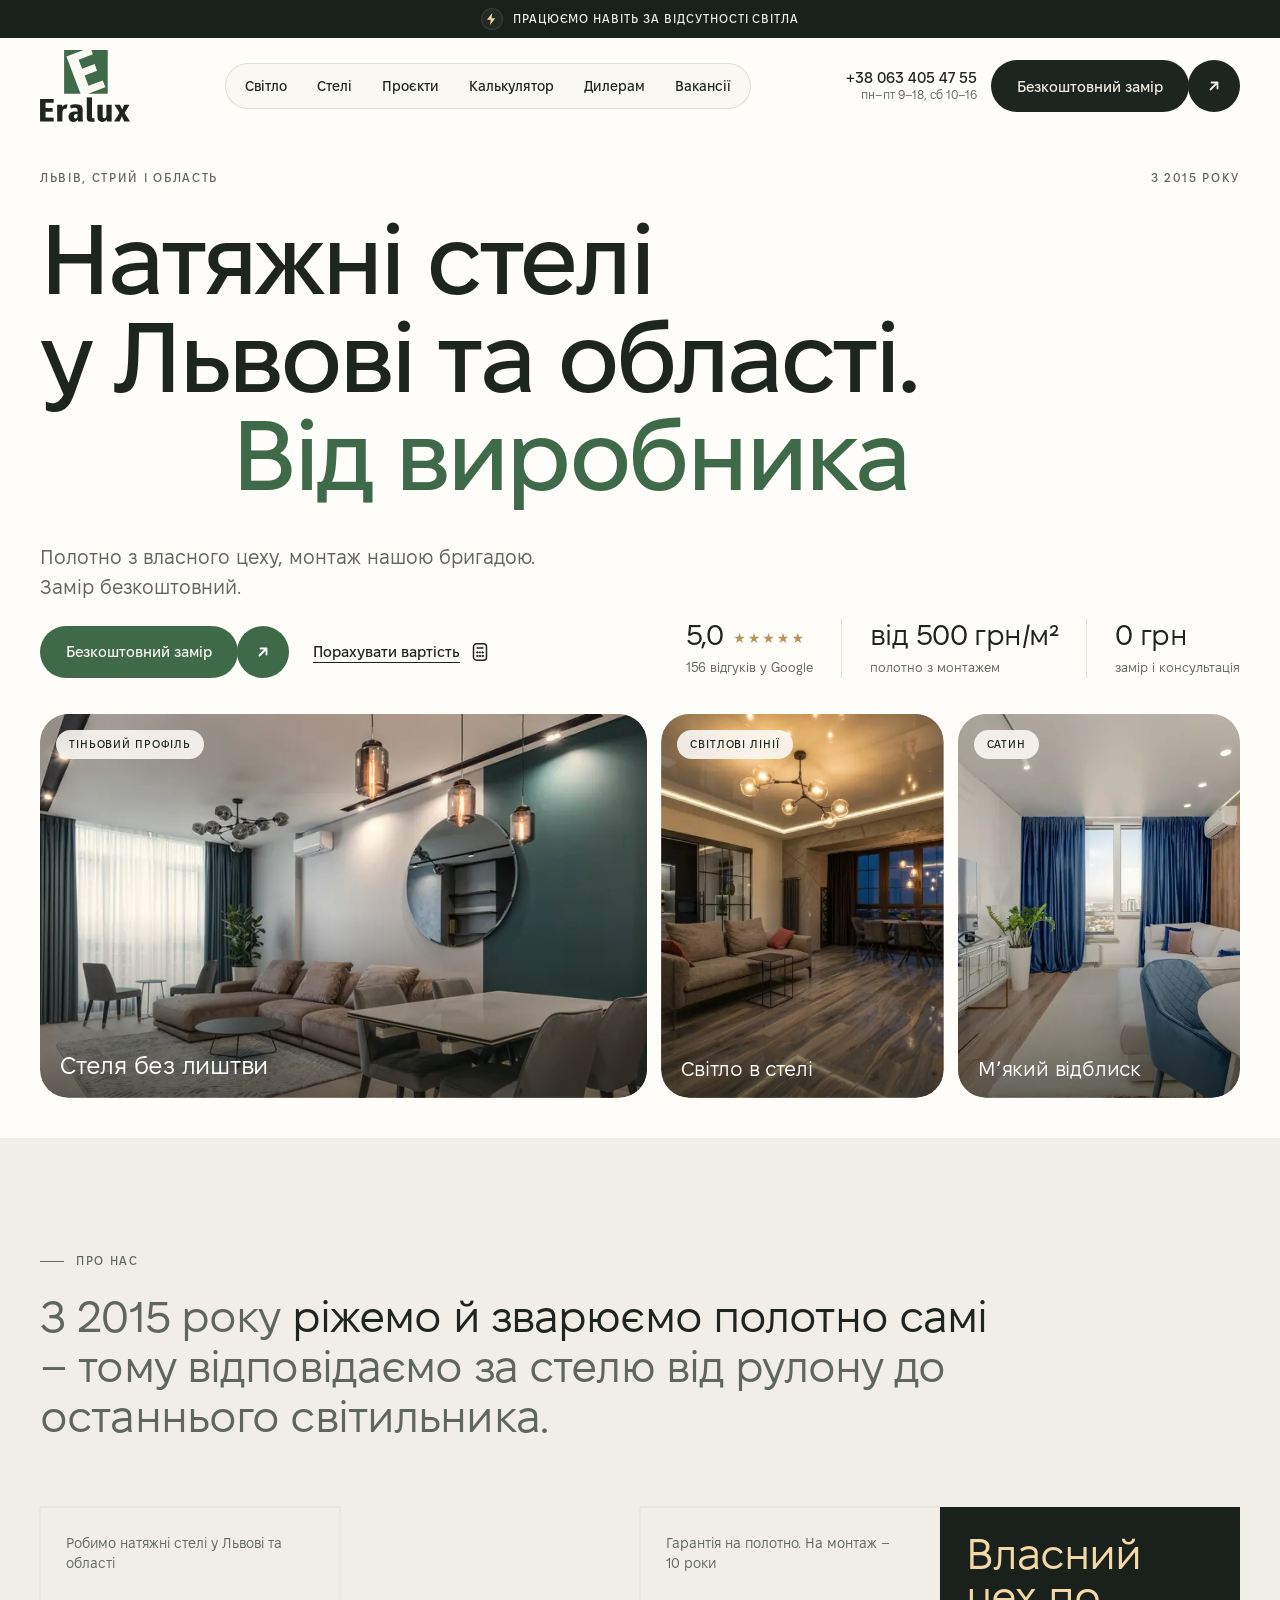
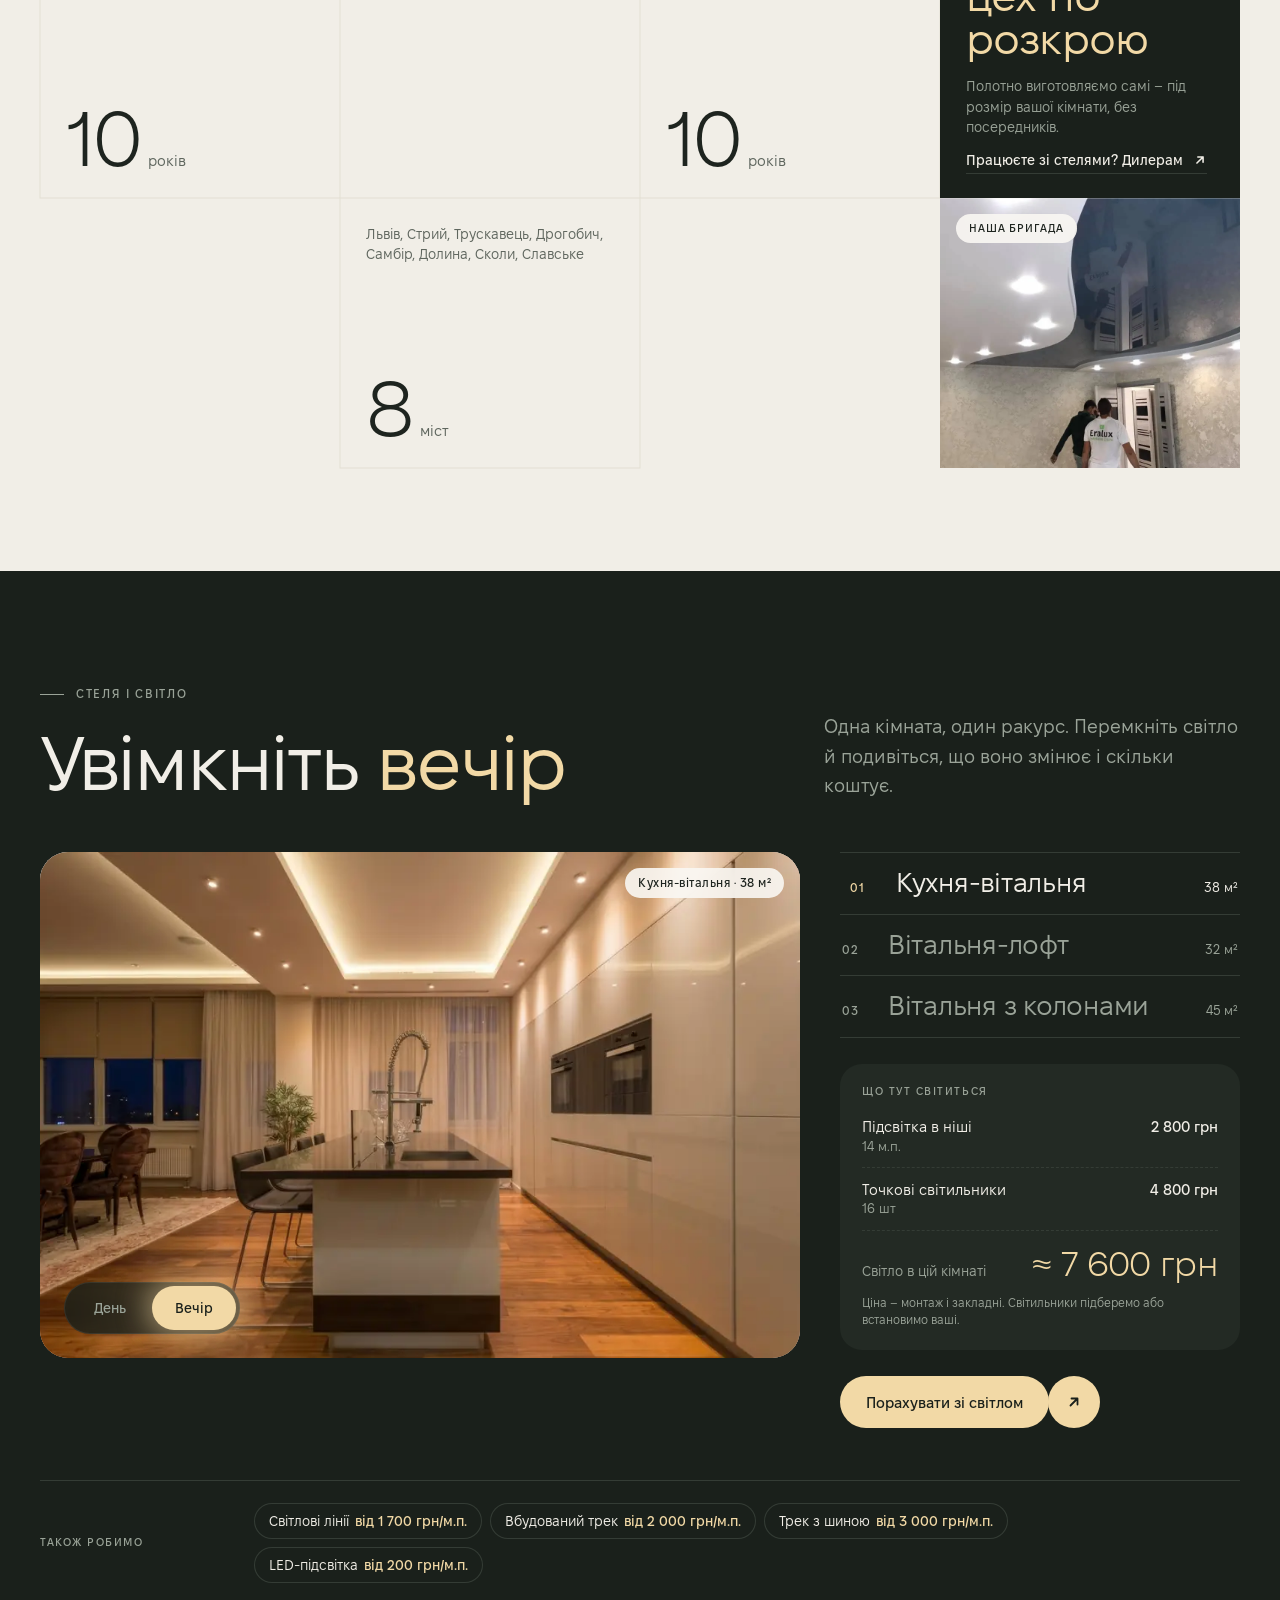
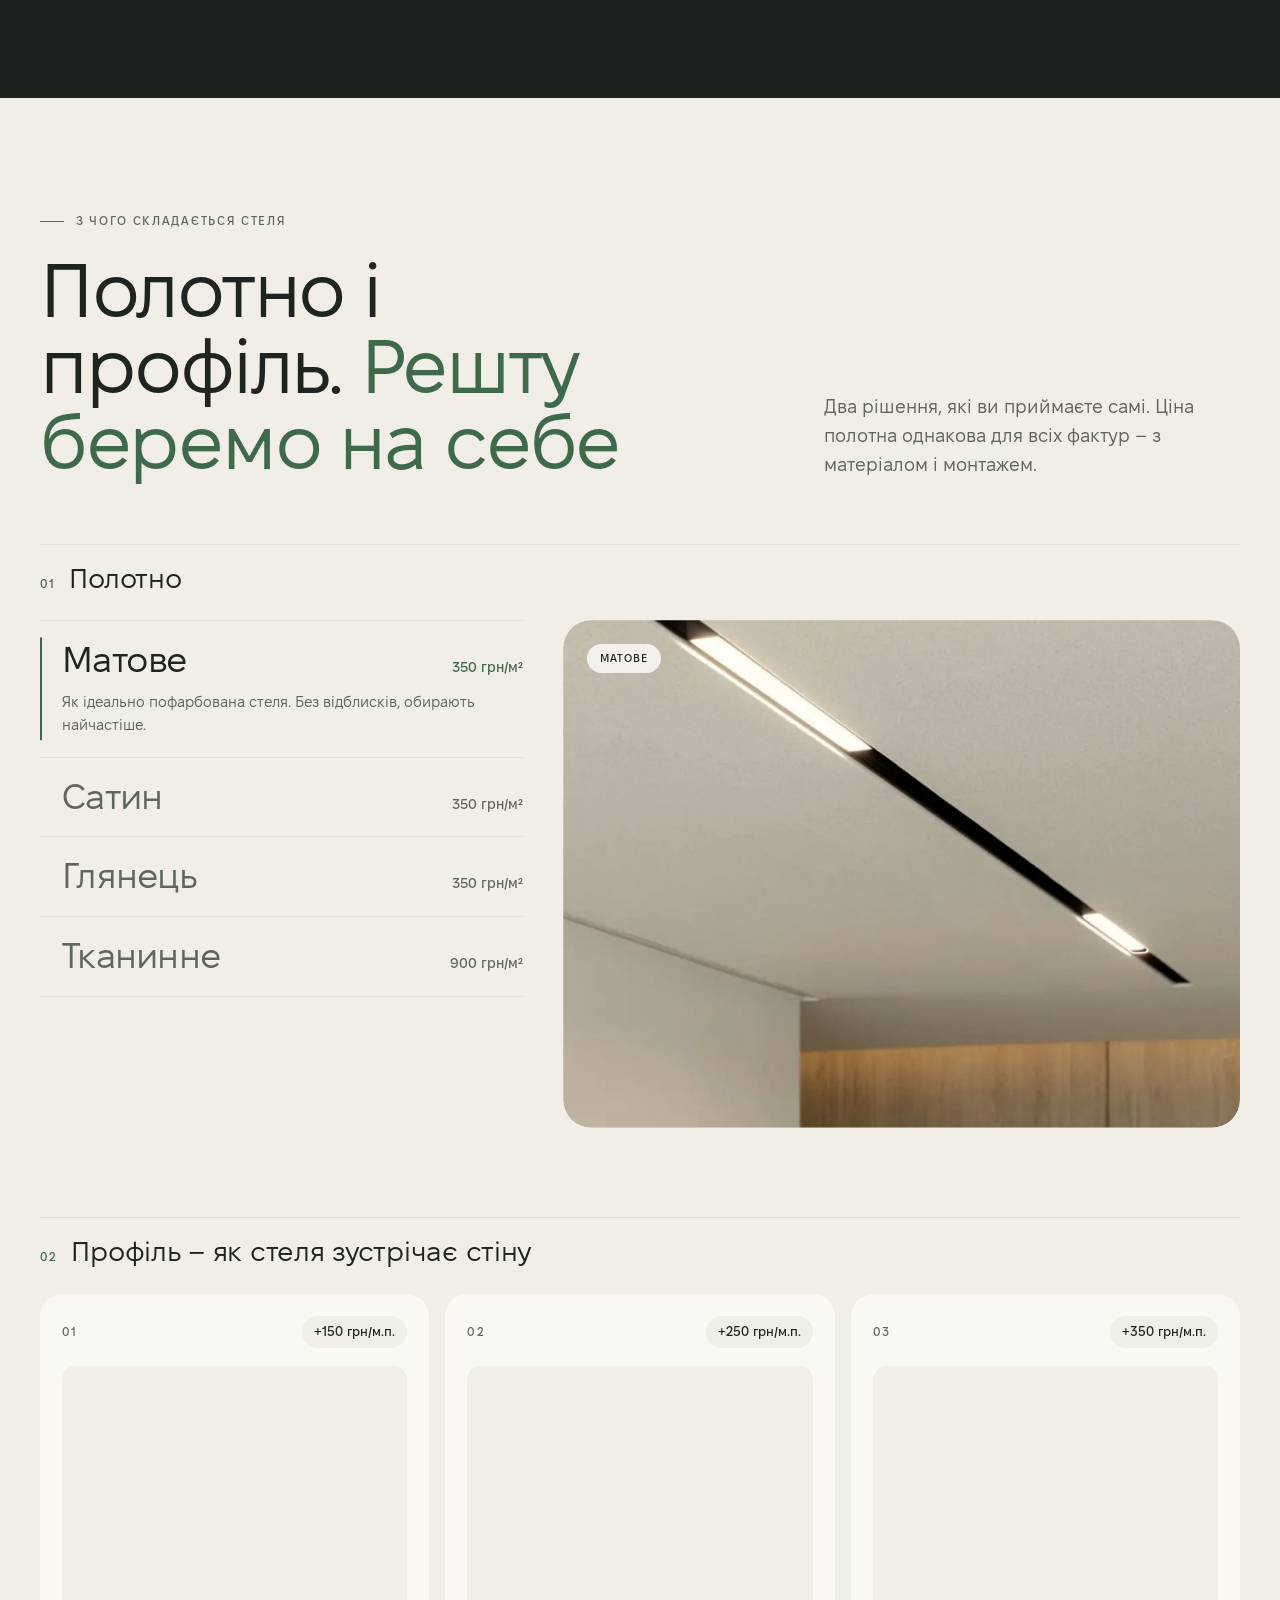
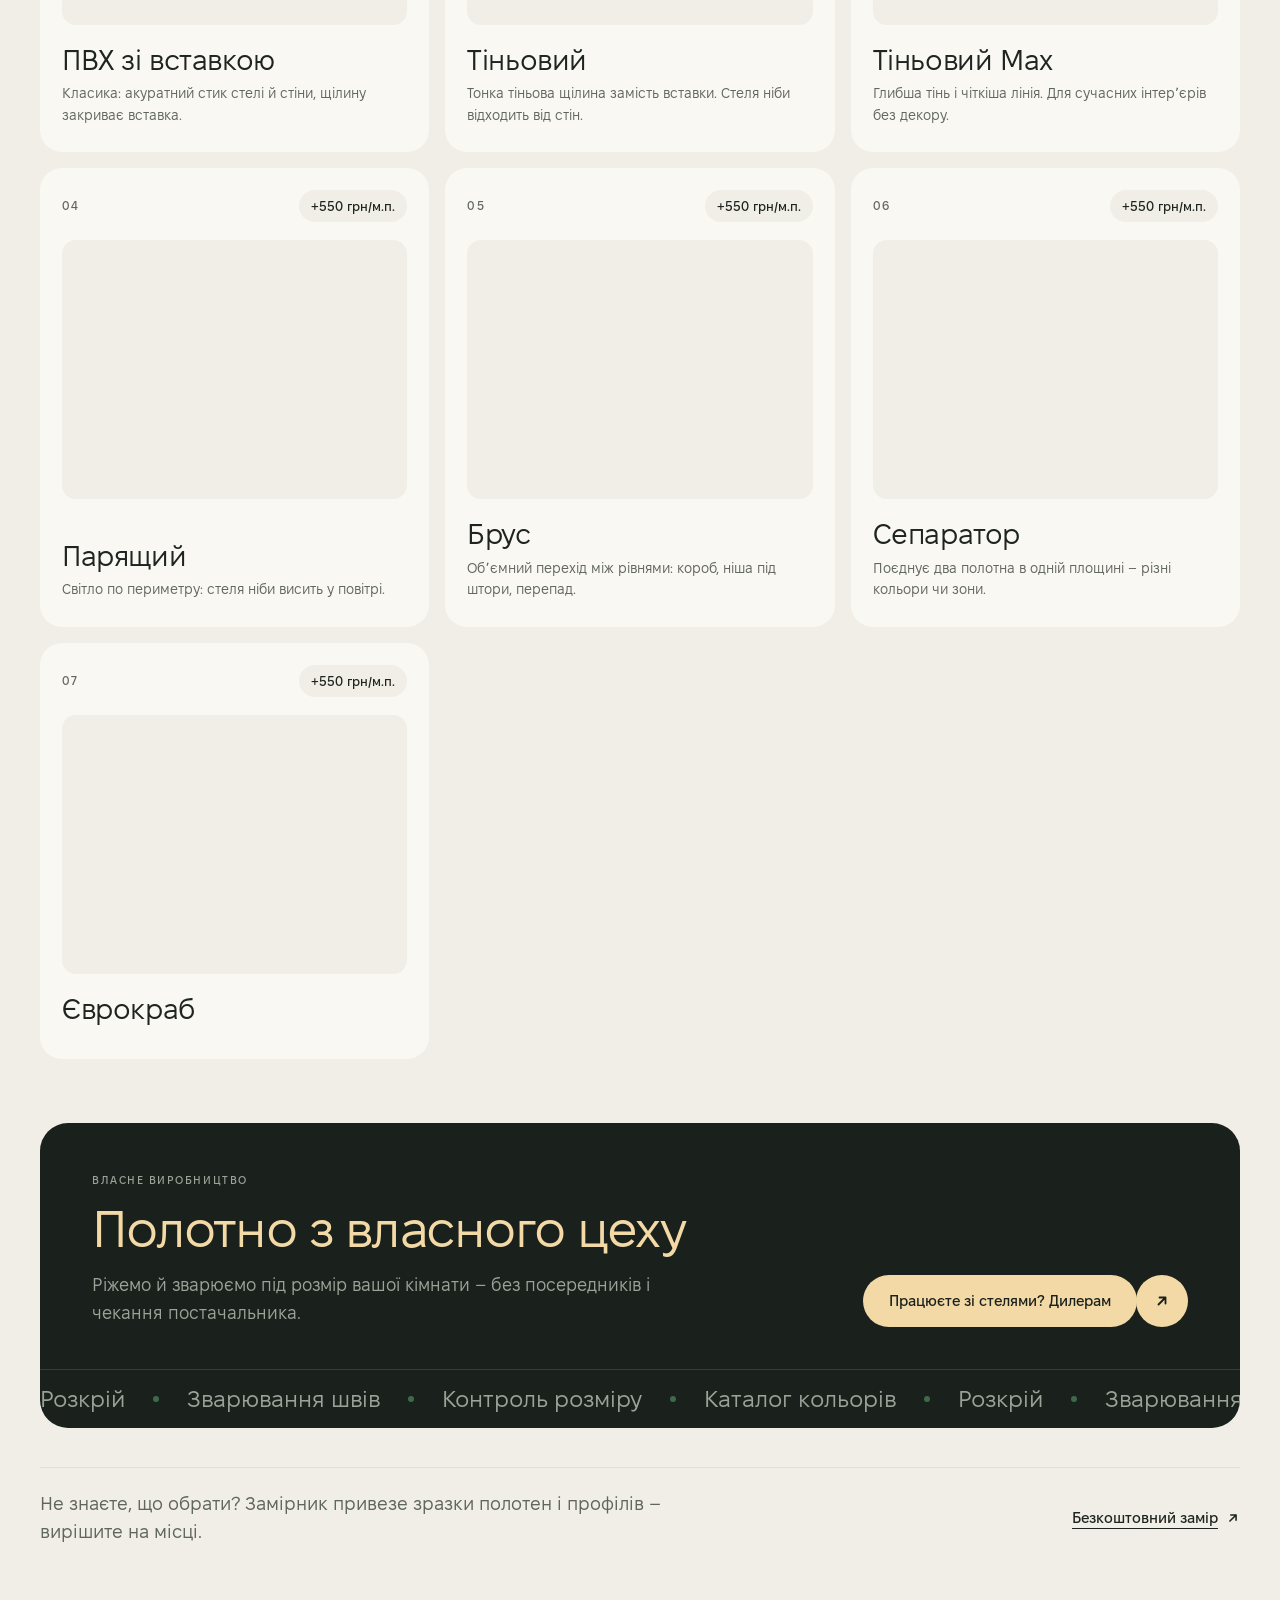
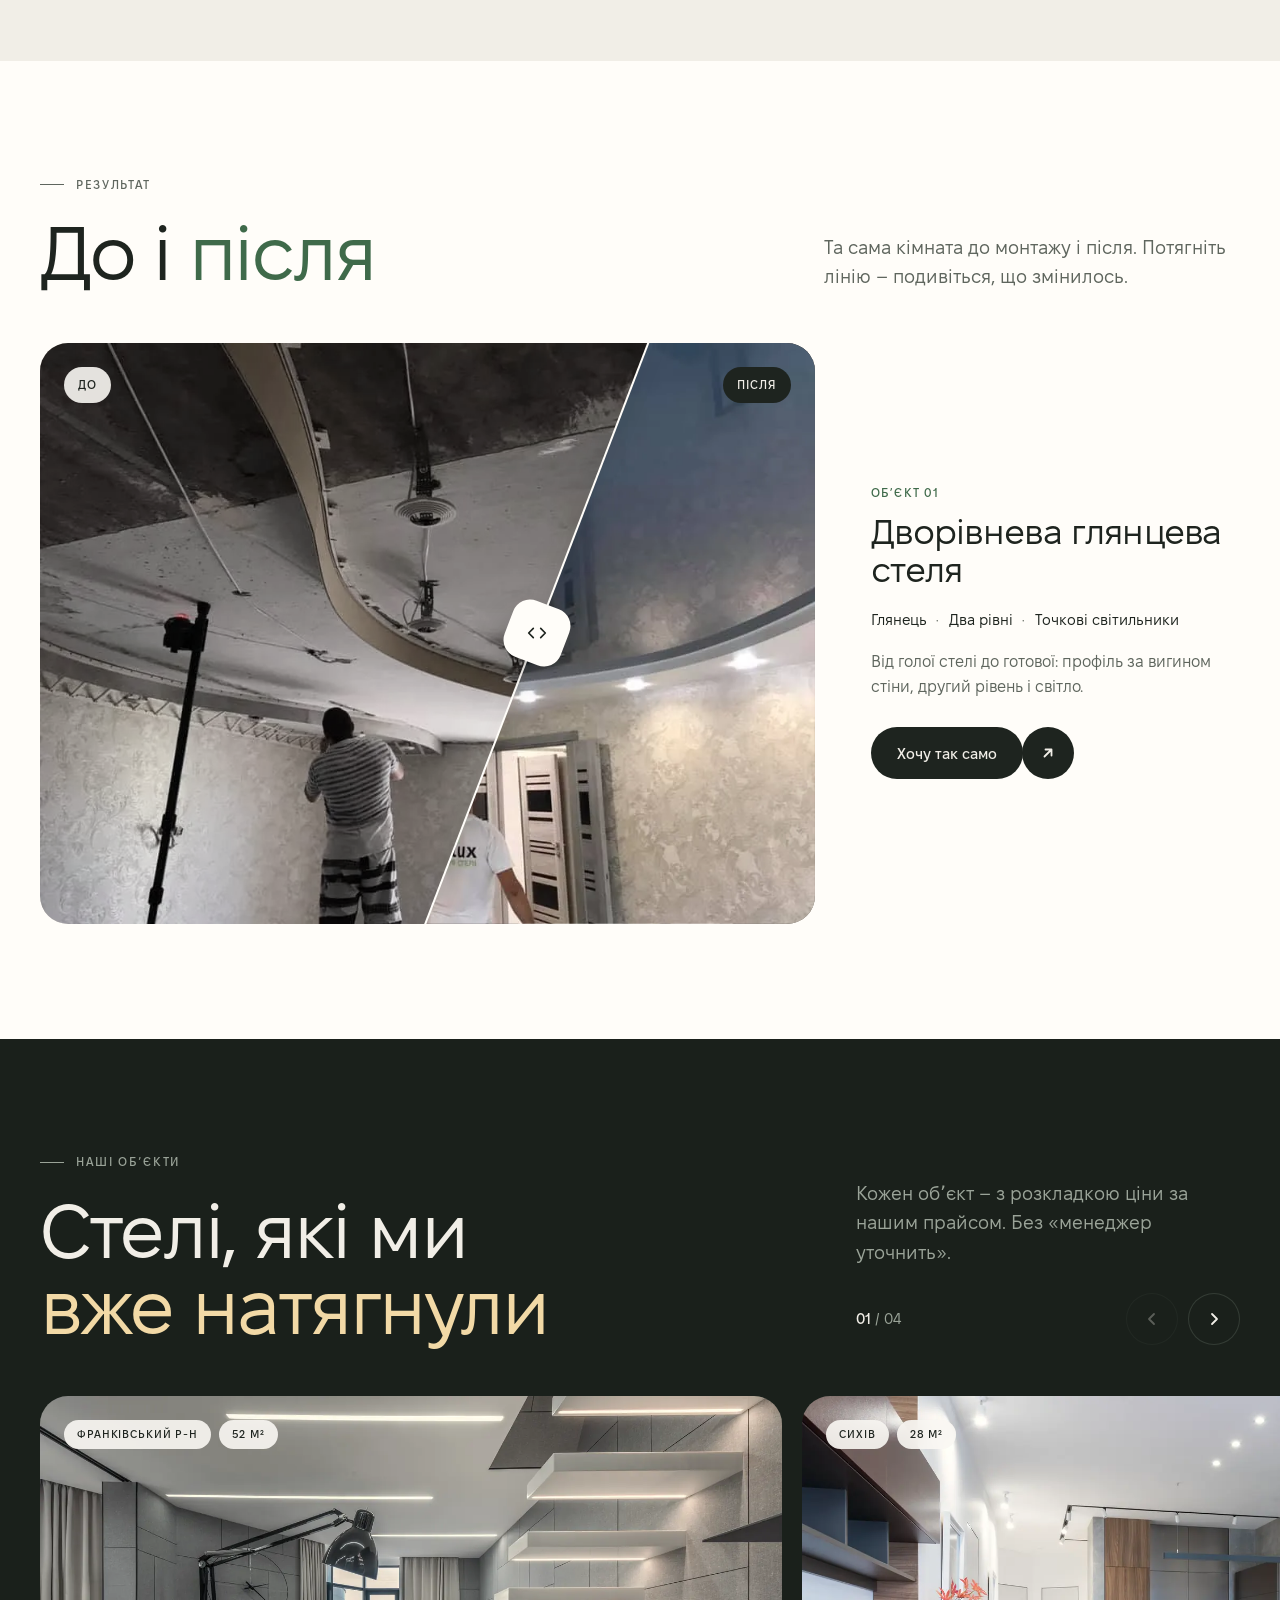
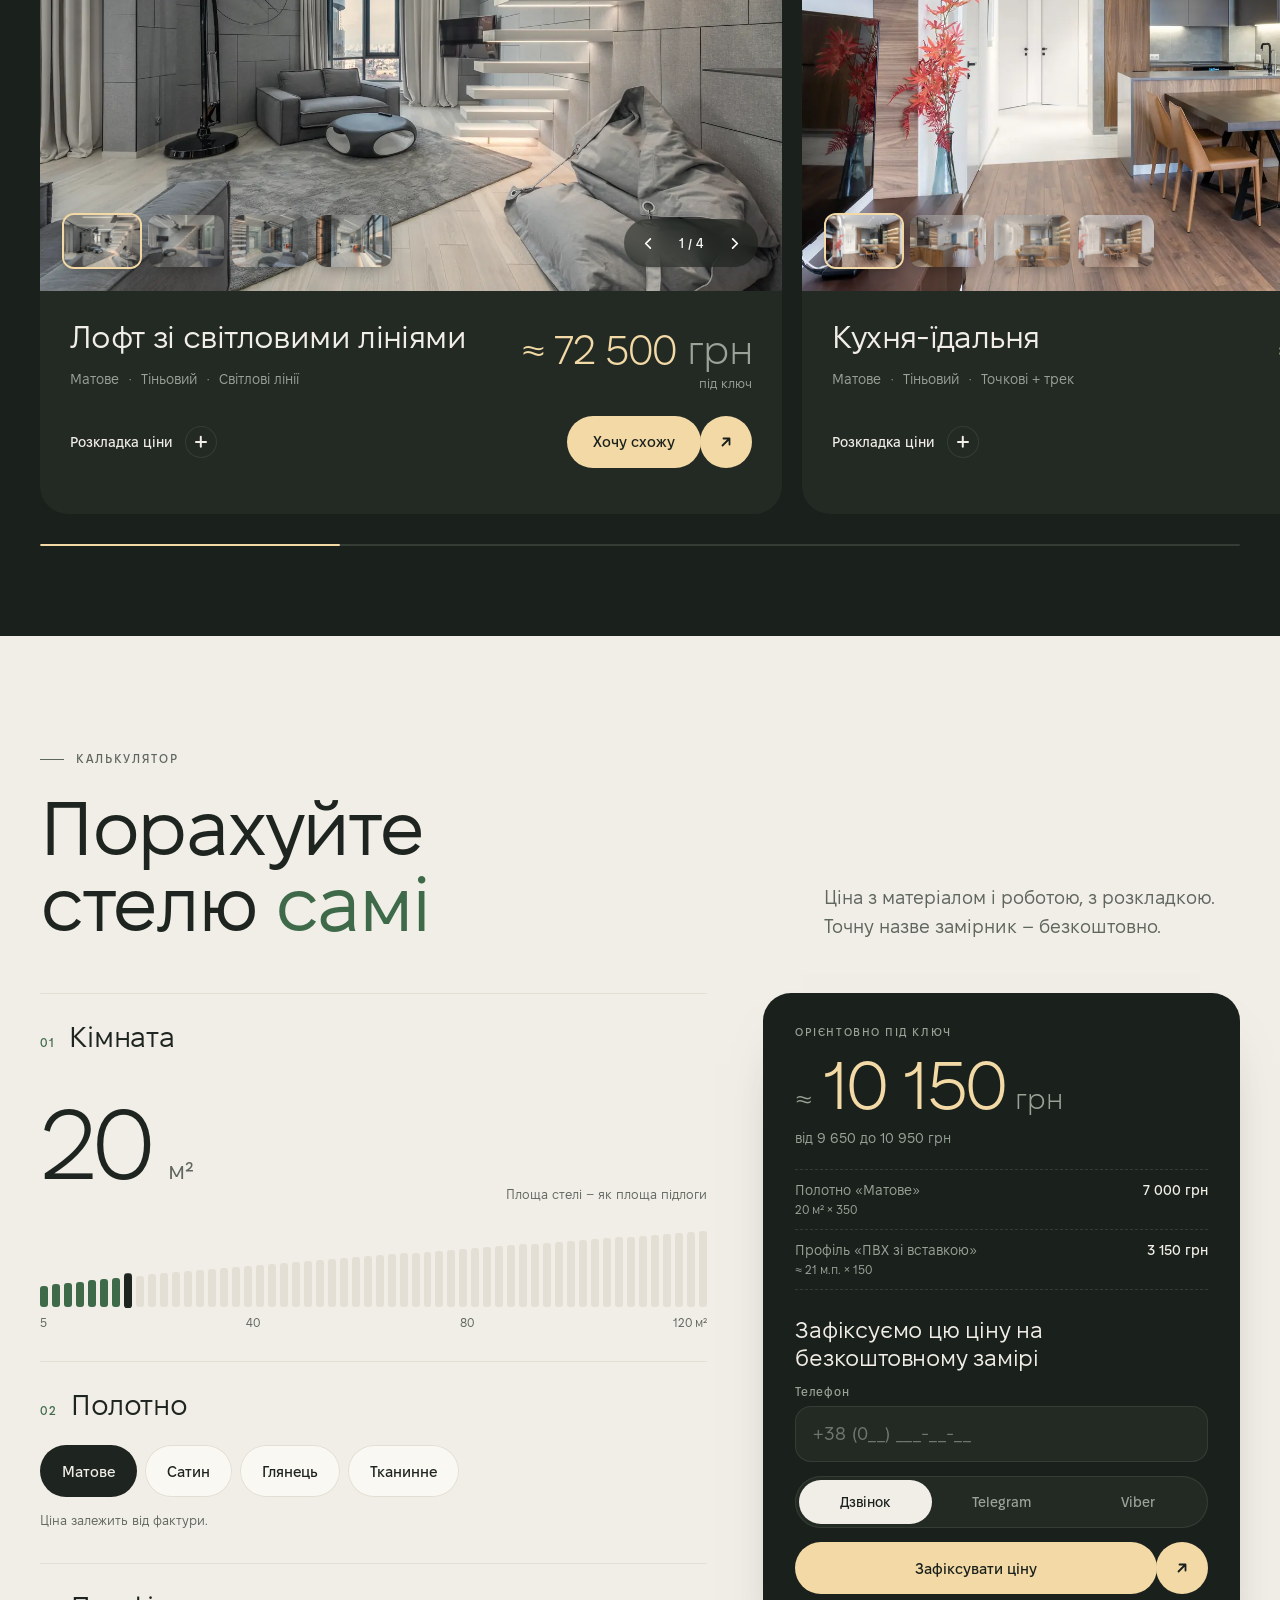
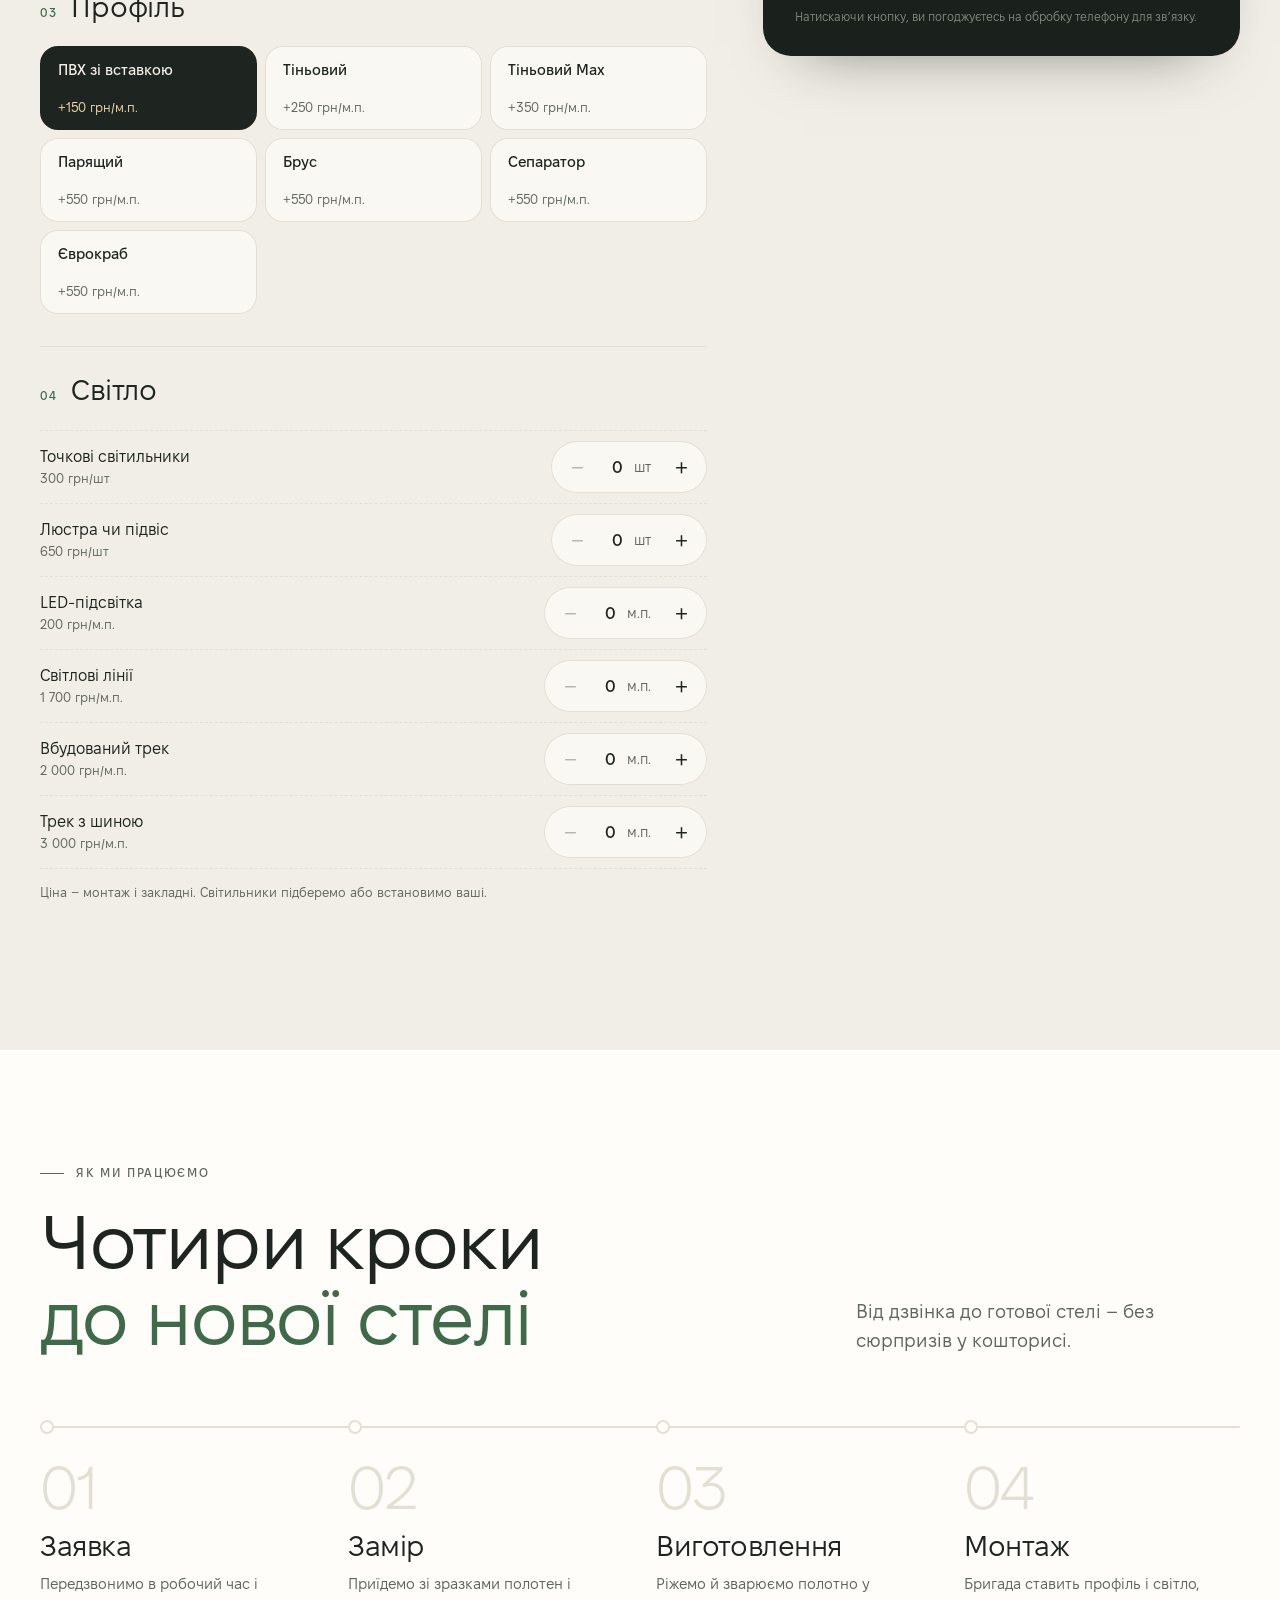
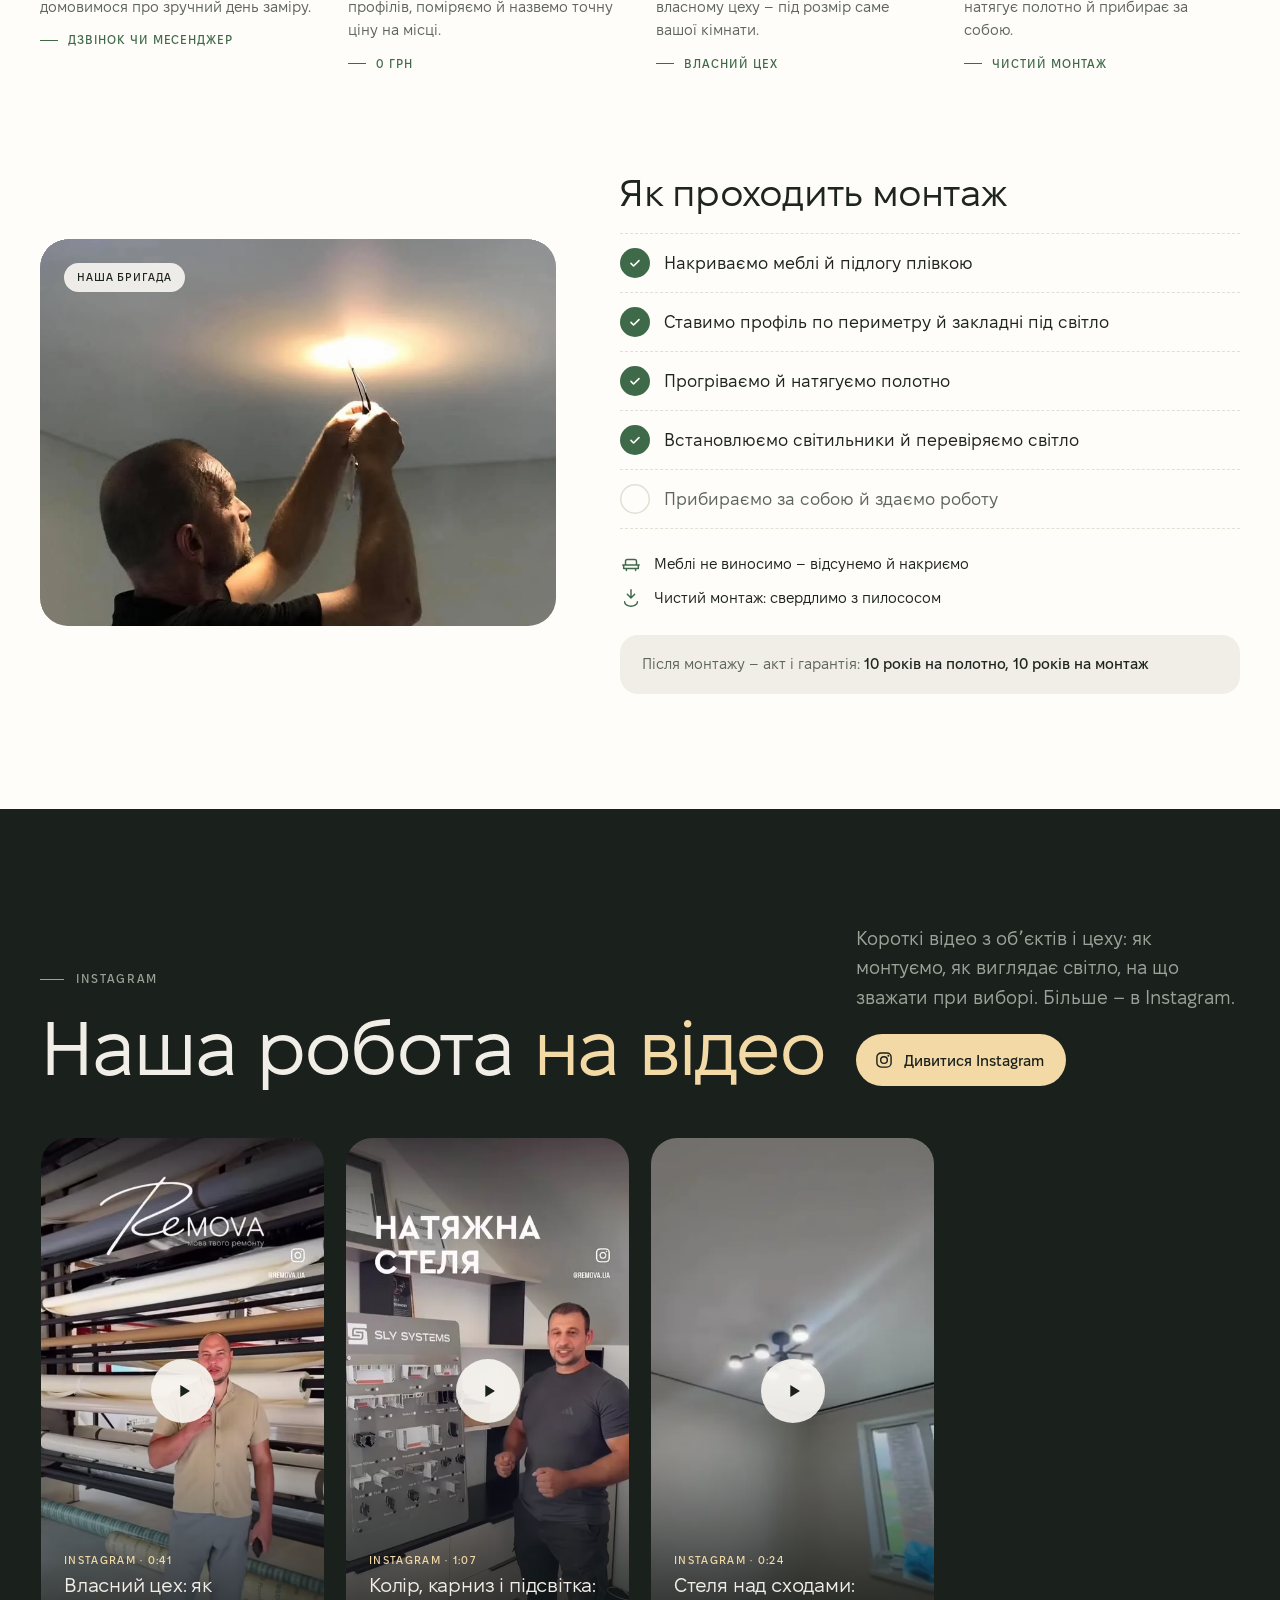
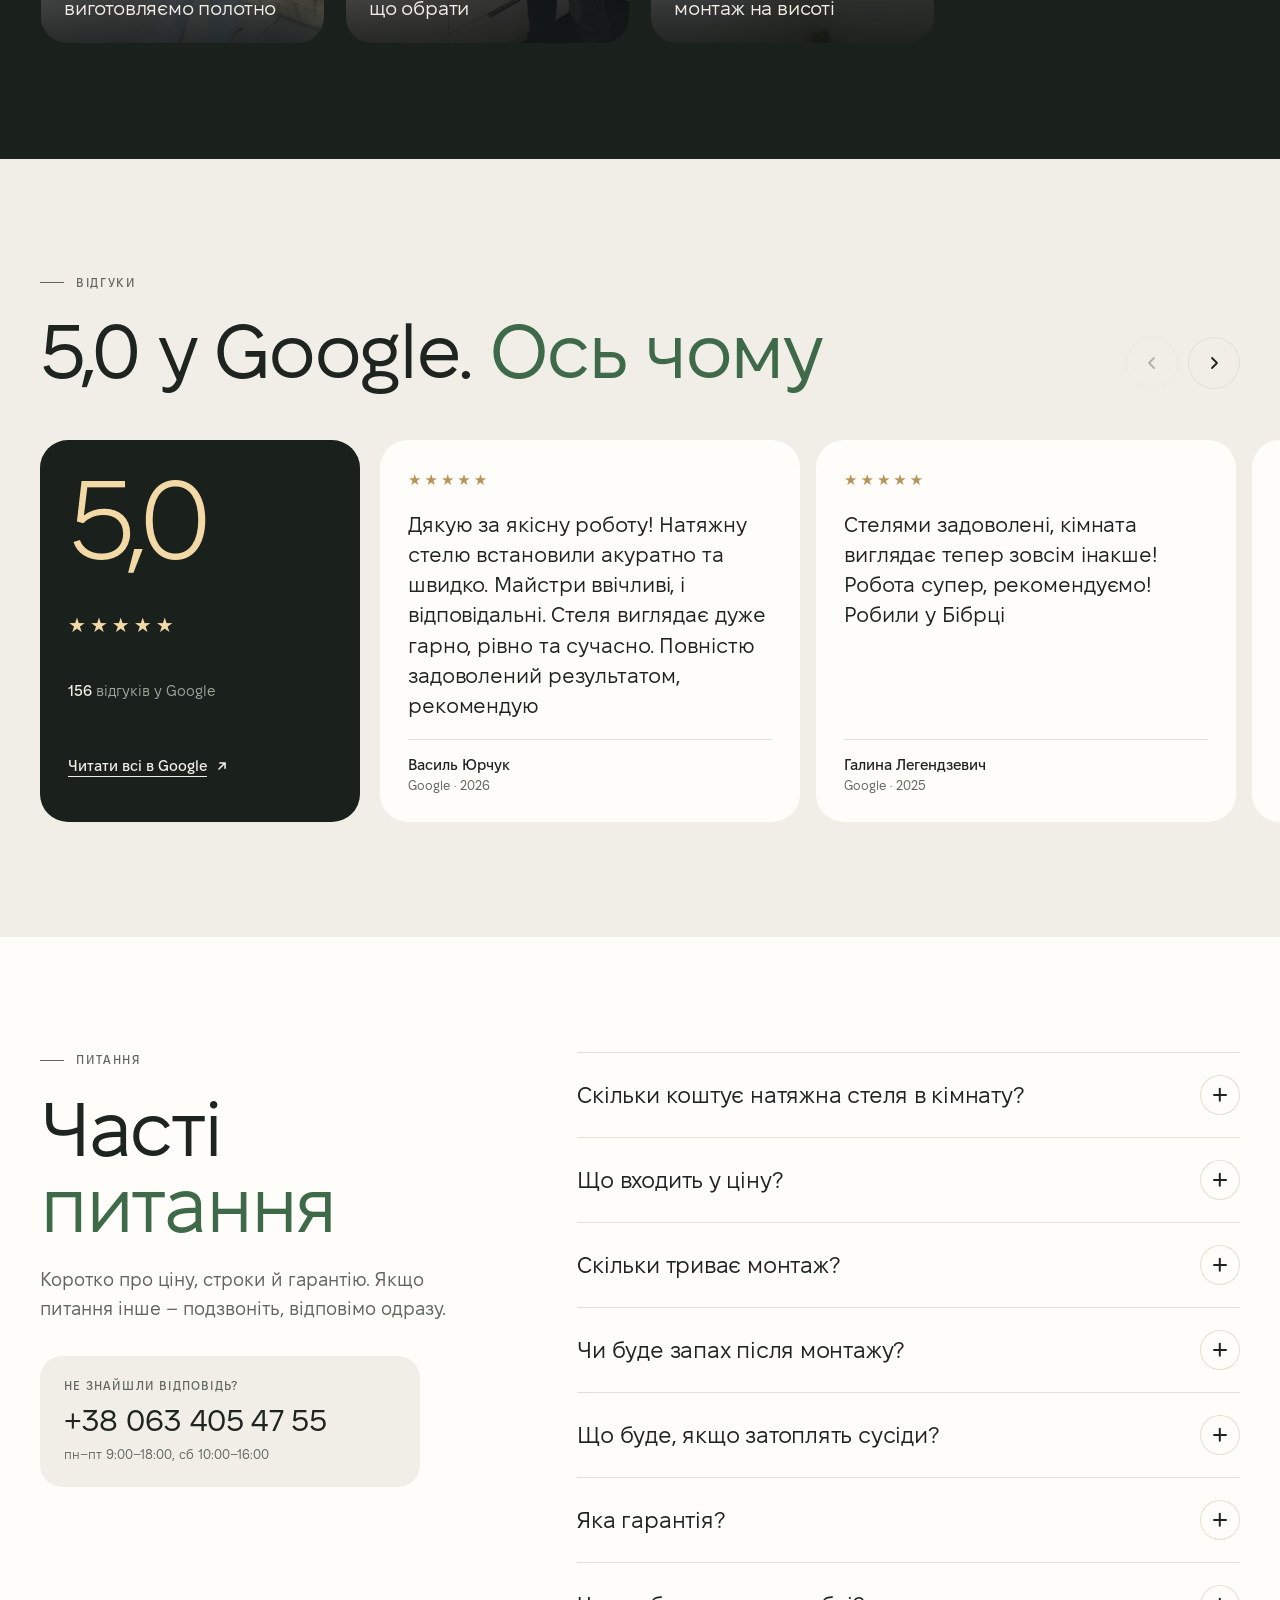
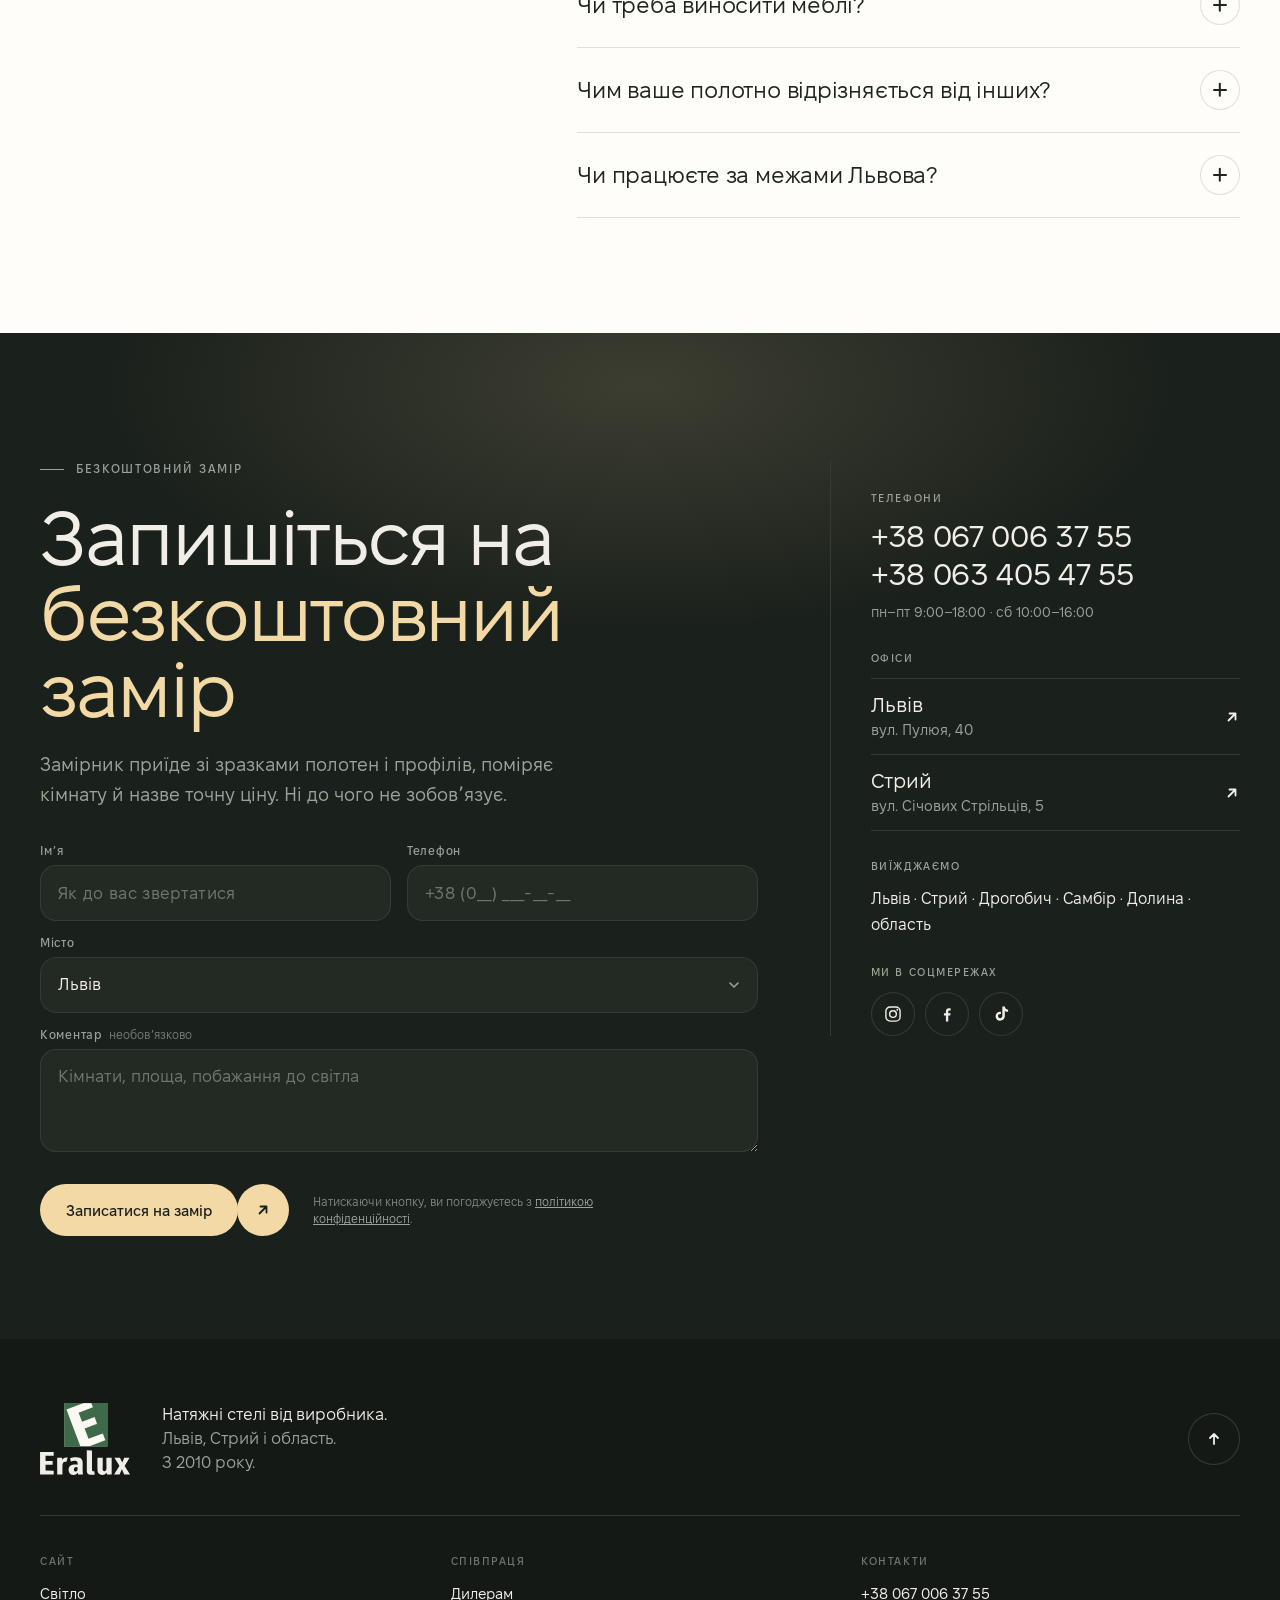
<file: index.html>
<!doctype html>
<html lang="uk">
<head>
<meta charset="utf-8">
<meta name="viewport" content="width=device-width, initial-scale=1">
<title>Натяжні стелі у Львові та області від виробника | Eralux</title>
<meta name="description" content="☎ +38 067 006 37 55 – натяжні стелі у Львові, Стрию та області від виробника. Від 350 грн/м², власний цех з 2010 року, 5,0 у Google, безкоштовний замір.">
<meta name="theme-color" content="#F1EEE7">
<meta property="og:type" content="website">
<meta property="og:locale" content="uk_UA">
<meta property="og:title" content="Натяжні стелі у Львові та області від виробника | Eralux">
<meta property="og:description" content="Полотно з власного цеху, монтаж нашою бригадою. Безкоштовний замір, ціна з розкладкою.">
<link rel="canonical" href="https://eralux.com.ua/">
<meta property="og:url" content="https://eralux.com.ua/">
<meta property="og:image" content="https://eralux.com.ua/images/hero/h1-1280.webp">
<link rel="icon" href="images/brand/favicon.svg" type="image/svg+xml">
<link rel="preload" href="assets/fonts/FixelDisplay-Medium.woff2" as="font" type="font/woff2" crossorigin>
<link rel="preload" href="assets/fonts/FixelDisplay-Regular.woff2" as="font" type="font/woff2" crossorigin>
<link rel="preload" href="assets/fonts/FixelText-Regular.woff2" as="font" type="font/woff2" crossorigin>
<meta name="google-site-verification" content="Mne7kPa0atCuBZ85-voy11SyHDVclikI_X-QzqmbQcI">
<!-- Аналітика (як на старому сайті): Google Tag Manager, GA4, Meta Pixel -->
<script>(function(w,d,s,l,i){w[l]=w[l]||[];w[l].push({'gtm.start':new Date().getTime(),event:'gtm.js'});var f=d.getElementsByTagName(s)[0],j=d.createElement(s),dl=l!='dataLayer'?'&l='+l:'';j.async=true;j.src='https://www.googletagmanager.com/gtm.js?id='+i+dl;f.parentNode.insertBefore(j,f);})(window,document,'script','dataLayer','GTM-KP2CC7G');</script>
<script async src="https://www.googletagmanager.com/gtag/js?id=G-ZHMXN6GPWR"></script>
<script>window.dataLayer=window.dataLayer||[];function gtag(){dataLayer.push(arguments);}gtag('js',new Date());gtag('config','G-ZHMXN6GPWR');</script>
<script>!function(f,b,e,v,n,t,s){if(f.fbq)return;n=f.fbq=function(){n.callMethod?n.callMethod.apply(n,arguments):n.queue.push(arguments)};if(!f._fbq)f._fbq=n;n.push=n;n.loaded=!0;n.version='2.0';n.queue=[];t=b.createElement(e);t.async=!0;t.src=v;s=b.getElementsByTagName(e)[0];s.parentNode.insertBefore(t,s)}(window,document,'script','https://connect.facebook.net/en_US/fbevents.js');fbq('init','223537343170667');fbq('track','PageView');</script>
<link rel="stylesheet" href="assets/css/style.css?v=20261128a">
<noscript><link rel="stylesheet" href="assets/css/noscript.css?v=20261128a"></noscript>
<script src="assets/js/boot.js?v=20261128a"></script>
<script type="application/ld+json">
{
  "@context": "https://schema.org",
  "@type": "HomeAndConstructionBusiness",
  "name": "Eralux",
  "description": "Натяжні стелі від виробника у Львові та області",
  "foundingDate": "2010",
  "telephone": ["+380670063755", "+380634054755"],
  "areaServed": ["Львів", "Стрий", "Дрогобич", "Самбір", "Долина"],
  "address": [
    {"@type": "PostalAddress", "streetAddress": "вул. Пулюя, 40", "addressLocality": "Львів", "addressCountry": "UA"},
    {"@type": "PostalAddress", "streetAddress": "вул. Січових Стрільців, 5", "addressLocality": "Стрий", "addressCountry": "UA"}
  ],
  "openingHoursSpecification": [
    {"@type": "OpeningHoursSpecification", "dayOfWeek": ["Monday","Tuesday","Wednesday","Thursday","Friday"], "opens": "09:00", "closes": "18:00"},
    {"@type": "OpeningHoursSpecification", "dayOfWeek": "Saturday", "opens": "10:00", "closes": "16:00"}
  ],
  "sameAs": ["https://www.facebook.com/eraluxstryi/", "https://www.instagram.com/eralux_lviv/"]
}
</script>
</head>
<body data-page="home">
<noscript><iframe src="https://www.googletagmanager.com/ns.html?id=GTM-KP2CC7G" height="0" width="0" style="display:none;visibility:hidden" title="GTM"></iframe></noscript>
<a class="skip" href="#main">Перейти до змісту</a>

<!-- Надхедер -->
<div class="topbar" id="topbar">
  <p class="topbar__in"><span class="bolt" aria-hidden="true"><svg viewBox="0 0 12 16"><path d="M7 0 0 9h5l-1 7 7-9H6z"/></svg></span><span data-bind="hero.power">Працюємо навіть за відсутності світла</span></p>
</div>

<!-- 1. ХЕДЕР -->
<header class="hdr" id="hdr">
  <div class="hdr__in">
    <a class="hdr__logo" href="#top" aria-label="Eralux – на початок">
      <img src="images/brand/logo.svg" alt="Eralux" width="68" height="54">
    </a>
    <nav class="nav" aria-label="Основне меню">
      <ul class="nav__list" id="nav-list">
        <li><a href="#light">Світло</a></li>
        <li><a href="#ceilings">Стелі</a></li>
        <li><a href="#projects">Проєкти</a></li>
        <li><a href="#calc">Калькулятор</a></li>
        <li><a href="dealers.html">Дилерам</a></li>
        <li><a href="vacancies.html">Вакансії</a></li>
      </ul>
      <span class="nav__pill" aria-hidden="true"></span>
    </nav>
    <div class="hdr__right">
      <a class="hdr__phone" id="header-phone" href="tel:+380670063755">
        <span data-bind="header.phone_label">+38 067 006 37 55</span>
        <small data-bind="header.schedule">пн–пт 9–18, сб 10–16</small>
      </a>
      <a class="btn btn--dark hdr__cta" href="#measure">
        <span class="btn__tx" data-bind="header.cta">Безкоштовний замір</span>
        <span class="btn__ar" aria-hidden="true"><svg viewBox="0 0 16 16"><path d="M4.5 11.5l7-7M5.5 4.5h6v6"/></svg><svg viewBox="0 0 16 16"><path d="M4.5 11.5l7-7M5.5 4.5h6v6"/></svg></span>
      </a>
      <button class="burger" id="burger" type="button" aria-expanded="false" aria-controls="menu">
        <span>Меню</span>
        <span class="burger__ic" aria-hidden="true"><i></i><i></i></span>
      </button>
    </div>
  </div>
</header>

<!-- Мобільне меню -->
<div class="menu" id="menu" hidden>
  <div class="menu__in">
    <ul class="menu__list" id="menu-list">
      <li><a href="#light">Світло</a></li>
      <li><a href="#ceilings">Стелі</a></li>
      <li><a href="#projects">Проєкти</a></li>
      <li><a href="#calc">Калькулятор</a></li>
      <li><a href="dealers.html">Дилерам</a></li>
      <li><a href="vacancies.html">Вакансії</a></li>
    </ul>
    <div class="menu__foot">
      <ul class="soc soc--menu" aria-label="Соцмережі"><li data-social="instagram"><a href="https://www.instagram.com/eralux_lviv/" target="_blank" rel="noopener" aria-label="Eralux у Instagram"><svg viewBox="0 0 24 24" aria-hidden="true"><rect x="3.5" y="3.5" width="17" height="17" rx="5" fill="none" stroke="currentColor" stroke-width="1.7"/><circle cx="12" cy="12" r="4" fill="none" stroke="currentColor" stroke-width="1.7"/><circle cx="17.2" cy="6.8" r="1.15" fill="currentColor"/></svg></a></li><li data-social="facebook"><a href="https://www.facebook.com/eraluxstryi/" target="_blank" rel="noopener" aria-label="Eralux у Facebook"><svg viewBox="0 0 24 24" aria-hidden="true"><path fill="currentColor" d="M13.5 21v-7.2h2.4l.4-2.8h-2.8V9.2c0-.8.2-1.4 1.4-1.4h1.5V5.3c-.3 0-1.1-.1-2.1-.1-2.1 0-3.6 1.3-3.6 3.7v2.1H8.3v2.8h2.4V21z"/></svg></a></li><li data-social="tiktok" hidden><a href="#" target="_blank" rel="noopener" aria-label="Eralux у TikTok"><svg viewBox="0 0 24 24" aria-hidden="true"><path fill="currentColor" d="M16.6 3c.3 2.2 1.6 3.6 3.9 3.8v2.6c-1.4.1-2.7-.3-3.9-1.1v6.1c0 3.6-2.9 5.6-5.7 5.6-3 0-5.4-2.3-5.4-5.4 0-3.4 2.9-5.8 6.4-5.3v2.8c-1.6-.4-3.5.4-3.5 2.4 0 1.5 1.1 2.6 2.5 2.6 1.5 0 2.7-1 2.7-2.9V3z"/></svg></a></li></ul>
      <a class="menu__phone" id="menu-phone" href="tel:+380670063755" data-bind="header.phone_label">+38 067 006 37 55</a>
      <a class="btn btn--glow" href="#measure">
        <span class="btn__tx">Безкоштовний замір</span>
        <span class="btn__ar" aria-hidden="true"><svg viewBox="0 0 16 16"><path d="M4.5 11.5l7-7M5.5 4.5h6v6"/></svg><svg viewBox="0 0 16 16"><path d="M4.5 11.5l7-7M5.5 4.5h6v6"/></svg></span>
      </a>
    </div>
  </div>
</div>

<main id="main">

<!-- 2. ПЕРШИЙ ЕКРАН -->
<section class="hero" id="top" aria-labelledby="hero-title">
  <div class="hero__frame">
    <div class="hero__meta" data-reveal>
      <span data-bind="hero.label">Львів, Стрий і область</span>
      <span data-bind="hero.label_right">З 2010 року</span>
    </div>

    <h1 class="hero__title" id="hero-title">
      <span class="ln"><span data-bind="hero.title_1">Натяжні стелі</span></span>
      <span class="ln"><span data-bind="hero.title_2">у Львові та області.</span></span>
      <span class="ln ln--accent"><span data-bind="hero.title_3">Від виробника</span></span>
    </h1>

    <div class="hero__row">
      <div class="hero__left" data-reveal>
        <p class="hero__text" data-bind="hero.text">Полотно з власного цеху, монтаж нашою бригадою. Замір безкоштовний.</p>
        <div class="hero__ctas">
          <a class="btn btn--green" href="#measure">
            <span class="btn__tx" data-bind="hero.cta_primary">Безкоштовний замір</span>
            <span class="btn__ar" aria-hidden="true"><svg viewBox="0 0 16 16"><path d="M4.5 11.5l7-7M5.5 4.5h6v6"/></svg><svg viewBox="0 0 16 16"><path d="M4.5 11.5l7-7M5.5 4.5h6v6"/></svg></span>
          </a>
          <a class="tlink tlink--calc" href="#calc"><span data-bind="hero.cta_secondary">Порахувати вартість</span><svg class="ico-calc" viewBox="0 0 20 20" aria-hidden="true"><rect x="3.5" y="1.8" width="13" height="16.4" rx="3"/><path class="ico-calc__scr" d="M7 6h6"/><g class="ico-calc__k"><circle cx="7.3" cy="10.4" r=".7"/><circle cx="10" cy="10.4" r=".7"/><circle cx="12.7" cy="10.4" r=".7"/><circle cx="7.3" cy="14" r=".7"/><circle cx="10" cy="14" r=".7"/><circle cx="12.7" cy="14" r=".7"/></g></svg></a>
        </div>
      </div>
      <div class="hero__right" data-reveal>
        <dl class="hfacts">
          <div class="hfacts__i">
            <dt><a class="hfacts__link" id="hero-rate" href="https://maps.app.goo.gl/RYuzzSQdiH32nRLD8" target="_blank" rel="noopener"><span data-bind="hero.rating_value">5,0</span><span class="stars" aria-hidden="true">★★★★★</span></a></dt>
            <dd><span data-bind="hero.rating_count">156</span> відгуків у Google</dd>
          </div>
          <div class="hfacts__i">
            <dt data-bind="hero.tag1">від 350 грн/м²</dt>
            <dd data-bind="hero.tag1_note">полотно з монтажем</dd>
          </div>
          <div class="hfacts__i">
            <dt data-bind="hero.tag2">0 грн</dt>
            <dd data-bind="hero.tag2_note">замір і консультація</dd>
          </div>
        </dl>
      </div>
    </div>

    <ul class="strip" id="hero-strip">
      <li class="strip__item strip__item--main" data-reveal="photo">
        <a class="strip__link" href="#ceilings">
        <img src="images/hero/h1-1280.webp" srcset="images/hero/h1-800.webp 800w, images/hero/h1-1280.webp 1280w, images/hero/h1-1760.webp 1760w" sizes="(min-width: 1024px) 56vw, 100vw" width="1760" height="989" alt="Вітальня з матовою стелею без лиштви і підвісними світильниками" fetchpriority="high">
        <span class="tag">Тіньовий профіль</span>
        <span class="strip__cap">Стеля без лиштви</span>
        <span class="strip__go" aria-hidden="true"><svg viewBox="0 0 16 16"><path d="M4.5 11.5l7-7M5.5 4.5h6v6"/></svg></span>
        </a>
      </li>
      <li class="strip__item" data-reveal="photo">
        <a class="strip__link" href="#light">
        <img src="images/hero/h2-900.webp" width="900" height="600" alt="Вечірня вітальня зі світловими лініями в стелі" loading="lazy">
        <span class="tag">Світлові лінії</span>
        <span class="strip__cap">Світло в стелі</span>
        <span class="strip__go" aria-hidden="true"><svg viewBox="0 0 16 16"><path d="M4.5 11.5l7-7M5.5 4.5h6v6"/></svg></span>
        </a>
      </li>
      <li class="strip__item" data-reveal="photo">
        <a class="strip__link" href="#ceilings">
        <img src="images/hero/h3-800.webp" width="800" height="533" alt="Світла кімната з сатиновою натяжною стелею" loading="lazy">
        <span class="tag">Сатин</span>
        <span class="strip__cap">Мʼякий відблиск</span>
        <span class="strip__go" aria-hidden="true"><svg viewBox="0 0 16 16"><path d="M4.5 11.5l7-7M5.5 4.5h6v6"/></svg></span>
        </a>
      </li>
    </ul>
  </div>
</section>

<!-- 3. ЦИФРИ / ПРО НАС -->
<section class="about" id="about" aria-labelledby="about-title">
  <div class="wrap">
    <p class="label" data-reveal><span data-bind="stats.label">Про нас</span></p>
    <h2 class="about__lead" id="about-title" data-reveal>
      <span data-bind="stats.lead_1">З 2010 року</span> <b data-bind="stats.lead_2">ріжемо й зварюємо полотно самі</b> <span data-bind="stats.lead_3">– тому відповідаємо за стелю від рулону до останнього світильника.</span>
    </h2>

    <ul class="facts">
      <li class="fact fact--a" data-reveal>
        <p class="fact__d" data-bind="stats.d1">Робимо натяжні стелі у Львові та області</p>
        <p class="fact__n"><span class="count" data-bind="stats.n1">16</span><small data-bind="stats.u1">років</small></p>
      </li>
      <li class="fact fact--b" data-reveal>
        <p class="fact__d" data-bind="stats.d2">Гарантія на полотно. На монтаж – 3 роки</p>
        <p class="fact__n"><span class="count" data-bind="stats.n2">10</span><small data-bind="stats.u2">років</small></p>
      </li>
      <li class="fact fact--c" data-reveal>
        <p class="fact__d" data-bind="stats.d3">Львів, Стрий, Дрогобич, Самбір, Долина</p>
        <p class="fact__n"><span class="count" data-bind="stats.n3">5</span><small data-bind="stats.u3">міст</small></p>
      </li>
      <li class="fact fact--dark" data-reveal>
        <p class="fact__t" data-bind="stats.own_title">Власний цех</p>
        <p class="fact__d" data-bind="stats.own_text">Полотно виготовляємо самі – під розмір вашої кімнати, без посередників.</p>
        <a class="fact__link" href="dealers.html"><span data-bind="stats.own_link">Працюєте зі стелями? Дилерам</span> <svg viewBox="0 0 16 16" aria-hidden="true"><path d="M4.5 11.5l7-7M5.5 4.5h6v6"/></svg></a>
      </li>
      <li class="fact fact--photo" data-reveal="photo">
        <img id="about-photo" src="images/about/team.webp" width="960" height="720" alt="Бригада Eralux у квартирі клієнта після монтажу дворівневої стелі" loading="lazy">
        <span class="tag" data-bind="stats.photo_tag">Наша бригада</span>
      </li>
    </ul>
  </div>
</section>

<!-- 4. СВІТЛО (ДЕНЬ / ВЕЧІР) -->
<section class="light" id="light" aria-labelledby="light-title">
  <div class="wrap">
    <div class="light__head">
      <div>
        <p class="label" data-reveal><span data-bind="light.label">Стеля і світло</span></p>
        <h2 class="h2" id="light-title" data-reveal><span data-bind="light.title_1">Увімкніть</span> <b data-bind="light.title_2">вечір</b></h2>
      </div>
      <p class="light__text" data-reveal data-bind="light.text">Одна кімната, один ракурс. Перемкніть світло й подивіться, що воно змінює і скільки коштує.</p>
    </div>

    <div class="light__grid">
      <div class="light__stage" data-reveal>
        <div class="light__pics" id="light-pics">
          <img class="light__day" id="light-day" src="images/light/kitchen-day-1600.webp" srcset="images/light/kitchen-day-900.webp 900w, images/light/kitchen-day-1600.webp 1600w" sizes="(min-width: 1024px) 64vw, 100vw" width="1600" height="1067" alt="Кухня-вітальня вдень: дворівнева натяжна стеля з нішею" loading="lazy">
          <img class="light__night" id="light-night" src="images/light/kitchen-night-1600.webp" srcset="images/light/kitchen-night-900.webp 900w, images/light/kitchen-night-1600.webp 1600w" sizes="(min-width: 1024px) 64vw, 100vw" width="1600" height="1067" alt="Та сама кухня-вітальня ввечері: підсвітка в ніші й точкові світильники" loading="lazy">
        </div>
        <button class="switch" id="light-switch" type="button" role="switch" aria-checked="false" aria-label="Увімкнути вечірнє світло">
          <span class="switch__l">День</span><span class="switch__r">Вечір</span><span class="switch__knob" aria-hidden="true"></span>
        </button>
        <span class="light__room" id="light-room-chip">Кухня-вітальня · 38 м²</span>
      </div>

      <div class="light__side">
        <ul class="rooms" id="light-rooms" role="tablist" aria-label="Кімнати">
          <li><button type="button" role="tab" aria-selected="true" data-room="0"><span class="rooms__n">01</span><span class="rooms__name">Кухня-вітальня</span><span class="rooms__m">38 м²</span></button></li>
          <li><button type="button" role="tab" aria-selected="false" data-room="1"><span class="rooms__n">02</span><span class="rooms__name">Вітальня-лофт</span><span class="rooms__m">32 м²</span></button></li>
          <li><button type="button" role="tab" aria-selected="false" data-room="2"><span class="rooms__n">03</span><span class="rooms__name">Вітальня з колонами</span><span class="rooms__m">45 м²</span></button></li>
        </ul>
        <div class="glow-list">
          <p class="glow-list__t" data-bind="light.list_title">Що тут світиться</p>
          <ul id="light-items">
            <li><span>Підсвітка в ніші <small>14 м.п.</small></span><b>2 800 грн</b></li>
            <li><span>Точкові світильники <small>16 шт</small></span><b>4 800 грн</b></li>
          </ul>
          <p class="glow-list__total"><span data-bind="light.total_label">Світло в цій кімнаті</span><b>≈ <span id="light-total">7 600</span> грн</b></p>
          <p class="glow-list__note" data-bind="light.note">Ціна – монтаж і закладні. Світильники підберемо або встановимо ваші.</p>
        </div>
        <a class="btn btn--glow light__cta" href="#calc"><span class="btn__tx" data-bind="light.button">Порахувати зі світлом</span><span class="btn__ar" aria-hidden="true"><svg viewBox="0 0 16 16"><path d="M4.5 11.5l7-7M5.5 4.5h6v6"/></svg><svg viewBox="0 0 16 16"><path d="M4.5 11.5l7-7M5.5 4.5h6v6"/></svg></span></a>
      </div>
    </div>

    <div class="also" data-reveal>
      <p class="also__t" data-bind="light.also_title">Також робимо</p>
      <ul class="also__list" id="light-also">
        <li>Світлові лінії <b>від 1 700 грн/м.п.</b></li>
        <li>Вбудований трек <b>від 2 000 грн/м.п.</b></li>
        <li>Трек з шиною <b>від 3 000 грн/м.п.</b></li>
        <li>LED-підсвітка <b>від 200 грн/м.п.</b></li>
      </ul>
    </div>
  </div>
  <script type="application/json" id="light-default">{"light":{"label":"Стеля і світло","title_1":"Увімкніть","title_2":"вечір","text":"Одна кімната, один ракурс. Перемкніть світло й подивіться, що воно змінює і скільки коштує.","list_title":"Що тут світиться","total_label":"Світло в цій кімнаті","note":"Ціна – монтаж і закладні. Світильники підберемо або встановимо ваші.","button":"Порахувати зі світлом","also_title":"Також робимо","also":["lines","track_built","track_bus","led"],"rooms":[{"name":"Кухня-вітальня","area":"38 м²","day":"images/light/kitchen-day-1600.webp","night":"images/light/kitchen-night-1600.webp","alt_day":"Кухня-вітальня вдень: дворівнева натяжна стеля з нішею","alt_night":"Та сама кухня-вітальня ввечері: підсвітка в ніші й точкові світильники","items":[{"id":"led","label":"Підсвітка в ніші","qty":14},{"id":"spot","qty":16}]},{"name":"Вітальня-лофт","area":"32 м²","day":"images/light/loft-day-1600.webp","night":"images/light/loft-night-1600.webp","alt_day":"Вітальня-лофт вдень: глянцева натяжна стеля","alt_night":"Та сама вітальня ввечері: підсвітка по периметру й люстри","items":[{"id":"led","label":"Підсвітка по периметру","qty":22},{"id":"chandelier","label":"Люстри","qty":2}]},{"name":"Вітальня з колонами","area":"45 м²","day":"images/light/columns-day-1600.webp","night":"images/light/columns-night-1600.webp","alt_day":"Простора вітальня з колонами вдень: глянцева натяжна стеля","alt_night":"Та сама вітальня ввечері: два контури підсвітки, люстра й підвіси","items":[{"id":"led","label":"Два контури підсвітки","qty":30},{"id":"chandelier","label":"Люстра й підвіси","qty":3}]}]},"prices":{"corners_included":4,"extra_corner":100,"extra_corner_premium":500,"perimeter_pct":5,"canvases":[{"id":"matte","name":"Матове","price":350},{"id":"satin","name":"Сатин","price":350},{"id":"gloss","name":"Глянець","price":350},{"id":"fabric","name":"Тканинне","price":900}],"profiles":[{"id":"pvc","name":"ПВХ зі вставкою","price":150,"premium_corners":false},{"id":"shadow","name":"Тіньовий","price":250,"premium_corners":false},{"id":"shadow_max","name":"Тіньовий Max","price":350,"premium_corners":false},{"id":"floating","name":"Парящий","price":550,"premium_corners":true},{"id":"beam","name":"Брус","price":550,"premium_corners":false},{"id":"separator","name":"Сепаратор","price":550,"premium_corners":false},{"id":"eurocrab","name":"Єврокраб","price":550,"premium_corners":true}],"light":[{"id":"spot","name":"Точкові світильники","unit":"шт","price":300},{"id":"chandelier","name":"Люстра чи підвіс","unit":"шт","price":650},{"id":"led","name":"LED-підсвітка","unit":"м.п.","price":200},{"id":"lines","name":"Світлові лінії","unit":"м.п.","price":1700},{"id":"track_built","name":"Вбудований трек","unit":"м.п.","price":2000},{"id":"track_bus","name":"Трек з шиною","unit":"м.п.","price":3000}],"height_3":10,"height_35":15,"fuel_km":10}}</script>
</section>

<!-- 5. ПОЛОТНО І ПРОФІЛЬ -->
<section class="ceil" id="ceilings" aria-labelledby="ceil-title">
  <div class="wrap">
    <div class="ceil__head">
      <div>
        <p class="label" data-reveal><span data-bind="ceilings.label">З чого складається стеля</span></p>
        <h2 class="h2" id="ceil-title" data-reveal><span data-bind="ceilings.title_1">Полотно і профіль.</span> <b data-bind="ceilings.title_2">Решту беремо на себе</b></h2>
      </div>
      <p class="ceil__lead" data-reveal data-bind="ceilings.text">Два рішення, які ви приймаєте самі. Ціна полотна однакова для всіх фактур – з матеріалом і монтажем.</p>
    </div>

    <h3 class="sub" data-reveal><span>01</span> <span data-bind="ceilings.canvas_title">Полотно</span></h3>
    <div class="canv">
      <ul class="canv__list" id="canv-list" role="tablist" aria-label="Фактури полотна">
          <li><button type="button" role="tab" aria-selected="true" data-canvas="0"><span class="canv__name">Матове</span><span class="canv__price">350 грн/м²</span><span class="canv__text">Як ідеально пофарбована стеля. Без відблисків, обирають найчастіше.</span></button></li>
          <li><button type="button" role="tab" aria-selected="false" data-canvas="1"><span class="canv__name">Сатин</span><span class="canv__price">350 грн/м²</span><span class="canv__text">Мʼякий перламутровий відблиск. Тепло виглядає в спальні й вітальні.</span></button></li>
          <li><button type="button" role="tab" aria-selected="false" data-canvas="2"><span class="canv__name">Глянець</span><span class="canv__price">350 грн/м²</span><span class="canv__text">Віддзеркалює кімнату й додає висоти. Для низьких стель і коридорів.</span></button></li>
          <li><button type="button" role="tab" aria-selected="false" data-canvas="3"><span class="canv__name">Тканинне</span><span class="canv__price">350 грн/м²</span><span class="canv__text">Фактура тканини, без запаху. Для спалень і дитячих.</span></button></li>
        </ul>
      <figure class="canv__pic" data-reveal="photo">
        <img id="canv-img" src="images/ceilings/matte.webp" width="1000" height="860" alt="Матова натяжна стеля з вбудованою світловою лінією" loading="lazy">
        <figcaption class="tag" id="canv-tag">Матове</figcaption>
      </figure>
    </div>

    <h3 class="sub" data-reveal><span>02</span> <span data-bind="ceilings.profile_title">Профіль – як стеля зустрічає стіну</span></h3>
    <ul class="profs" id="profs">
        <li class="prof" data-reveal data-profile="pvc">
          <div class="prof__top"><span class="prof__n">01</span><span class="prof__price">+150 грн/м.п.</span></div>
          <div class="prof__ph"></div>
          <h4 class="prof__name">ПВХ зі вставкою</h4>
          <p class="prof__text">Класика: акуратний стик стелі й стіни, щілину закриває вставка.</p>
        </li>
        <li class="prof" data-reveal data-profile="shadow">
          <div class="prof__top"><span class="prof__n">02</span><span class="prof__price">+250 грн/м.п.</span></div>
          <div class="prof__ph"></div>
          <h4 class="prof__name">Тіньовий</h4>
          <p class="prof__text">Тонка тіньова щілина замість вставки. Стеля ніби відходить від стін.</p>
        </li>
        <li class="prof" data-reveal data-profile="shadow_max">
          <div class="prof__top"><span class="prof__n">03</span><span class="prof__price">+350 грн/м.п.</span></div>
          <div class="prof__ph"></div>
          <h4 class="prof__name">Тіньовий Max</h4>
          <p class="prof__text">Глибша тінь і чіткіша лінія. Для сучасних інтерʼєрів без декору.</p>
        </li>
        <li class="prof" data-reveal data-profile="floating">
          <div class="prof__top"><span class="prof__n">04</span><span class="prof__price">+550 грн/м.п.</span></div>
          <div class="prof__ph"></div>
          <h4 class="prof__name">Парящий</h4>
          <p class="prof__text">Світло по периметру: стеля ніби висить у повітрі.</p>
        </li>
        <li class="prof" data-reveal data-profile="beam">
          <div class="prof__top"><span class="prof__n">05</span><span class="prof__price">+550 грн/м.п.</span></div>
          <div class="prof__ph"></div>
          <h4 class="prof__name">Брус</h4>
          <p class="prof__text">Обʼємний перехід між рівнями: короб, ніша під штори, перепад.</p>
        </li>
        <li class="prof" data-reveal data-profile="separator">
          <div class="prof__top"><span class="prof__n">06</span><span class="prof__price">+550 грн/м.п.</span></div>
          <div class="prof__ph"></div>
          <h4 class="prof__name">Сепаратор</h4>
          <p class="prof__text">Поєднує два полотна в одній площині – різні кольори чи зони.</p>
        </li>
    </ul>

    <div class="factory" data-reveal>
      <div class="factory__body">
        <p class="factory__label" data-bind="ceilings.factory_label">Власне виробництво</p>
        <p class="factory__title" data-bind="ceilings.factory_title">Полотно з власного цеху</p>
        <p class="factory__text" data-bind="ceilings.factory_text">Ріжемо й зварюємо під розмір вашої кімнати – без посередників і чекання постачальника.</p>
      </div>
      <a class="btn btn--glow factory__btn" href="dealers.html"><span class="btn__tx" data-bind="ceilings.factory_link">Працюєте зі стелями? Дилерам</span><span class="btn__ar" aria-hidden="true"><svg viewBox="0 0 16 16"><path d="M4.5 11.5l7-7M5.5 4.5h6v6"/></svg><svg viewBox="0 0 16 16"><path d="M4.5 11.5l7-7M5.5 4.5h6v6"/></svg></span></a>
      <div class="ticker" aria-hidden="true"><div class="ticker__in"><span>Розкрій</span><span>Зварювання швів</span><span>Контроль розміру</span><span>Каталог кольорів</span><span>Розкрій</span><span>Зварювання швів</span><span>Контроль розміру</span><span>Каталог кольорів</span></div></div>
    </div>

    <div class="hint" data-reveal>
      <p data-bind="ceilings.hint">Не знаєте, що обрати? Замірник привезе зразки полотен і профілів – вирішите на місці.</p>
      <a class="tlink" href="#measure"><span data-bind="ceilings.hint_button">Безкоштовний замір</span><svg viewBox="0 0 16 16" aria-hidden="true"><path d="M4.5 11.5l7-7M5.5 4.5h6v6"/></svg></a>
    </div>
  </div>
</section>

<!-- 6. ДО / ПІСЛЯ -->
<section class="ba" id="before-after" aria-labelledby="ba-title">
  <div class="wrap">
    <div class="ba__head">
      <div>
        <p class="label" data-reveal><span data-bind="ba.label">Результат</span></p>
        <h2 class="h2" id="ba-title" data-reveal><span data-bind="ba.title_1">До і</span> <b data-bind="ba.title_2">після</b></h2>
      </div>
      <p class="ba__lead" data-reveal data-bind="ba.text">Та сама кімната до монтажу і після. Потягніть лінію – подивіться, що змінилось.</p>
    </div>

    <div class="ba__grid">
      <div class="cmp" id="cmp" data-reveal style="--p: 50">
        <img class="cmp__img cmp__before" id="cmp-before" src="images/before-after/ba1-before.webp" width="960" height="720" alt="До: на голій стелі встановлено вигнутий профіль і закладні під світильники" loading="lazy" draggable="false">
        <img class="cmp__img cmp__after" id="cmp-after" src="images/before-after/ba1-after.webp" width="960" height="720" alt="Після: дворівнева глянцева стеля з точковими світильниками" loading="lazy" draggable="false">
        <span class="cmp__lab cmp__lab--b" aria-hidden="true">До</span>
        <span class="cmp__lab cmp__lab--a" aria-hidden="true">Після</span>
        <span class="cmp__line" aria-hidden="true"></span>
        <span class="cmp__handle" id="cmp-handle" role="slider" tabindex="0" aria-label="Порівняння до і після" aria-valuemin="0" aria-valuemax="100" aria-valuenow="50" aria-valuetext="50% – після">
          <svg viewBox="0 0 26 26" aria-hidden="true"><path d="M9 8l-5 5 5 5M17 8l5 5-5 5"/></svg>
        </span>
      </div>

      <div class="ba__info" data-reveal>
        <p class="ba__n" id="ba-n">Обʼєкт 01</p>
        <h3 class="ba__title" id="ba-pair-title">Дворівнева глянцева стеля</h3>
        <ul class="ba__chips" id="ba-chips"><li>Глянець</li><li>Два рівні</li><li>Точкові світильники</li></ul>
        <p class="ba__text" id="ba-pair-text">Від голої стелі до готової: профіль за вигином стіни, другий рівень і світло.</p>
        <ul class="ba__list" id="ba-list" hidden></ul>
        <a class="btn btn--dark" href="#measure"><span class="btn__tx" data-bind="ba.button">Хочу так само</span><span class="btn__ar" aria-hidden="true"><svg viewBox="0 0 16 16"><path d="M4.5 11.5l7-7M5.5 4.5h6v6"/></svg><svg viewBox="0 0 16 16"><path d="M4.5 11.5l7-7M5.5 4.5h6v6"/></svg></span></a>
      </div>
    </div>
  </div>
</section>

<!-- 7. ПРОЄКТИ -->
<section class="cases" id="projects" aria-labelledby="cases-title">
  <div class="wrap">
    <div class="cases__head">
      <div>
        <p class="label" data-reveal><span data-bind="projects.label">Наші обʼєкти</span></p>
        <h2 class="h2" id="cases-title" data-reveal><span data-bind="projects.title_1">Стелі, які ми</span> <b data-bind="projects.title_2">вже натягнули</b></h2>
      </div>
      <div class="cases__aside" data-reveal>
        <p class="cases__lead" data-bind="projects.text">Кожен обʼєкт – з розкладкою ціни за нашим прайсом. Без «менеджер уточнить».</p>
        <div class="cases__nav">
          <span class="cases__count" aria-live="polite"><b id="cases-cur">01</b> / <span id="cases-all">04</span></span>
          <button type="button" class="rbtn" id="cases-prev" aria-label="Попередній обʼєкт"><svg viewBox="0 0 16 16"><path d="M10 3L5 8l5 5"/></svg></button>
          <button type="button" class="rbtn" id="cases-next" aria-label="Наступний обʼєкт"><svg viewBox="0 0 16 16"><path d="M6 3l5 5-5 5"/></svg></button>
        </div>
      </div>
    </div>
  </div>
  <div class="cases__rail" id="cases-rail">
    <ul class="cases__track" id="cases-track">
      <li class="case" data-case="0">
        <div class="case__pic">
          <img class="case__img" src="images/projects/loft-2-800.webp" srcset="images/projects/loft-2-800.webp 800w, images/projects/loft-2.webp 1400w" sizes="(min-width: 1024px) 58vw, 86vw" width="1400" height="933" alt="Лофт із сірими стінами, світловими лініями в натяжній стелі та сходами" loading="lazy" draggable="false">
          <div class="case__tags"><span class="tag">Франківський р-н</span><span class="tag">52 м²</span></div>
          <div class="case__ths"><button type="button" class="case__th is-on" data-src="images/projects/loft-2.webp" aria-label="Фото 1"><img src="images/projects/loft-2-t.webp" width="300" height="200" alt="" loading="lazy"></button><button type="button" class="case__th" data-src="images/projects/loft-1.webp" aria-label="Фото 2"><img src="images/projects/loft-1-t.webp" width="300" height="200" alt="" loading="lazy"></button><button type="button" class="case__th" data-src="images/projects/loft-3.webp" aria-label="Фото 3"><img src="images/projects/loft-3-t.webp" width="300" height="200" alt="" loading="lazy"></button><button type="button" class="case__th" data-src="images/projects/loft-4.webp" aria-label="Фото 4"><img src="images/projects/loft-4-t.webp" width="300" height="200" alt="" loading="lazy"></button></div>
        </div>
        <div class="case__body">
          <div class="case__main">
            <h3 class="case__title">Лофт зі світловими лініями</h3>
            <ul class="case__meta"><li>Матове</li><li>Тіньовий</li><li>Світлові лінії</li></ul>
          </div>
          <div class="case__sum">
            <p class="case__price"><span>≈ 72 500</span> грн</p>
            <p class="case__under">під ключ</p>
          </div>
        </div>
        <div class="case__more">
          <button type="button" class="case__toggle" aria-expanded="false" aria-controls="case-break-1"><span>Розкладка ціни</span><i aria-hidden="true"></i></button>
          <div class="case__break" id="case-break-1">
            <ul><li><span>Полотно й профіль, периметр 30 м</span><b>24 200 грн</b></li><li><span>Тіньовий профіль, 30 м.п.</span><b>7 500 грн</b></li><li><span>Світлові лінії, 24 м.п.</span><b>40 800 грн</b></li></ul>
          </div>
          <a class="btn btn--glow case__cta" href="#measure" data-case-name="Лофт зі світловими лініями"><span class="btn__tx">Хочу схожу</span><span class="btn__ar" aria-hidden="true"><svg viewBox="0 0 16 16"><path d="M4.5 11.5l7-7M5.5 4.5h6v6"/></svg><svg viewBox="0 0 16 16"><path d="M4.5 11.5l7-7M5.5 4.5h6v6"/></svg></span></a>
        </div>
      </li>
      <li class="case" data-case="1">
        <div class="case__pic">
          <img class="case__img" src="images/projects/kitchen-1-800.webp" srcset="images/projects/kitchen-1-800.webp 800w, images/projects/kitchen-1.webp 1400w" sizes="(min-width: 1024px) 58vw, 86vw" width="1400" height="933" alt="Кухня-їдальня з матовою натяжною стелею, точковими світильниками і треком" loading="lazy" draggable="false">
          <div class="case__tags"><span class="tag">Сихів</span><span class="tag">28 м²</span></div>
          <div class="case__ths"><button type="button" class="case__th is-on" data-src="images/projects/kitchen-1.webp" aria-label="Фото 1"><img src="images/projects/kitchen-1-t.webp" width="300" height="200" alt="" loading="lazy"></button><button type="button" class="case__th" data-src="images/projects/kitchen-2.webp" aria-label="Фото 2"><img src="images/projects/kitchen-2-t.webp" width="300" height="200" alt="" loading="lazy"></button><button type="button" class="case__th" data-src="images/projects/kitchen-3.webp" aria-label="Фото 3"><img src="images/projects/kitchen-3-t.webp" width="300" height="200" alt="" loading="lazy"></button><button type="button" class="case__th" data-src="images/projects/kitchen-4.webp" aria-label="Фото 4"><img src="images/projects/kitchen-4-t.webp" width="300" height="200" alt="" loading="lazy"></button></div>
        </div>
        <div class="case__body">
          <div class="case__main">
            <h3 class="case__title">Кухня-їдальня</h3>
            <ul class="case__meta"><li>Матове</li><li>Тіньовий</li><li>Точкові + трек</li></ul>
          </div>
          <div class="case__sum">
            <p class="case__price"><span>≈ 29 900</span> грн</p>
            <p class="case__under">під ключ</p>
          </div>
        </div>
        <div class="case__more">
          <button type="button" class="case__toggle" aria-expanded="false" aria-controls="case-break-2"><span>Розкладка ціни</span><i aria-hidden="true"></i></button>
          <div class="case__break" id="case-break-2">
            <ul><li><span>Полотно й профіль, периметр 22 м</span><b>14 200 грн</b></li><li><span>Тіньовий профіль, 22 м.п.</span><b>5 500 грн</b></li><li><span>14 точкових і трек 3 м</span><b>10 200 грн</b></li></ul>
          </div>
          <a class="btn btn--glow case__cta" href="#measure" data-case-name="Кухня-їдальня"><span class="btn__tx">Хочу схожу</span><span class="btn__ar" aria-hidden="true"><svg viewBox="0 0 16 16"><path d="M4.5 11.5l7-7M5.5 4.5h6v6"/></svg><svg viewBox="0 0 16 16"><path d="M4.5 11.5l7-7M5.5 4.5h6v6"/></svg></span></a>
        </div>
      </li>
      <li class="case" data-case="2">
        <div class="case__pic">
          <img class="case__img" src="images/projects/living-1-800.webp" srcset="images/projects/living-1-800.webp 800w, images/projects/living-1.webp 1400w" sizes="(min-width: 1024px) 58vw, 86vw" width="1400" height="933" alt="Вітальня з бірюзовою стіною, вбудованим треком і підвісними світильниками" loading="lazy" draggable="false">
          <div class="case__tags"><span class="tag">Стрий</span><span class="tag">24 м²</span></div>
          <div class="case__ths"><button type="button" class="case__th is-on" data-src="images/projects/living-1.webp" aria-label="Фото 1"><img src="images/projects/living-1-t.webp" width="300" height="200" alt="" loading="lazy"></button><button type="button" class="case__th" data-src="images/projects/living-2.webp" aria-label="Фото 2"><img src="images/projects/living-2-t.webp" width="300" height="200" alt="" loading="lazy"></button></div>
        </div>
        <div class="case__body">
          <div class="case__main">
            <h3 class="case__title">Вітальня з треком</h3>
            <ul class="case__meta"><li>Матове</li><li>Тіньовий</li><li>Вбудований трек</li></ul>
          </div>
          <div class="case__sum">
            <p class="case__price"><span>≈ 30 050</span> грн</p>
            <p class="case__under">під ключ</p>
          </div>
        </div>
        <div class="case__more">
          <button type="button" class="case__toggle" aria-expanded="false" aria-controls="case-break-3"><span>Розкладка ціни</span><i aria-hidden="true"></i></button>
          <div class="case__break" id="case-break-3">
            <ul><li><span>Полотно й профіль, периметр 20 м</span><b>12 400 грн</b></li><li><span>Тіньовий профіль, 20 м.п.</span><b>5 000 грн</b></li><li><span>Вбудований трек 6 м.п. і люстра</span><b>12 650 грн</b></li></ul>
          </div>
          <a class="btn btn--glow case__cta" href="#measure" data-case-name="Вітальня з треком"><span class="btn__tx">Хочу схожу</span><span class="btn__ar" aria-hidden="true"><svg viewBox="0 0 16 16"><path d="M4.5 11.5l7-7M5.5 4.5h6v6"/></svg><svg viewBox="0 0 16 16"><path d="M4.5 11.5l7-7M5.5 4.5h6v6"/></svg></span></a>
        </div>
      </li>
      <li class="case" data-case="3">
        <div class="case__pic">
          <img class="case__img" src="images/projects/flat-2-800.webp" srcset="images/projects/flat-2-800.webp 800w, images/projects/flat-2.webp 1400w" sizes="(min-width: 1024px) 58vw, 86vw" width="1400" height="933" alt="Світла вітальня з матовою стелею, точковими світильниками й люстрою" loading="lazy" draggable="false">
          <div class="case__tags"><span class="tag">Дрогобич</span><span class="tag">34 м²</span></div>
          <div class="case__ths"><button type="button" class="case__th is-on" data-src="images/projects/flat-2.webp" aria-label="Фото 1"><img src="images/projects/flat-2-t.webp" width="300" height="200" alt="" loading="lazy"></button><button type="button" class="case__th" data-src="images/projects/flat-1.webp" aria-label="Фото 2"><img src="images/projects/flat-1-t.webp" width="300" height="200" alt="" loading="lazy"></button><button type="button" class="case__th" data-src="images/projects/flat-3.webp" aria-label="Фото 3"><img src="images/projects/flat-3-t.webp" width="300" height="200" alt="" loading="lazy"></button><button type="button" class="case__th" data-src="images/projects/flat-4.webp" aria-label="Фото 4"><img src="images/projects/flat-4-t.webp" width="300" height="200" alt="" loading="lazy"></button></div>
        </div>
        <div class="case__body">
          <div class="case__main">
            <h3 class="case__title">Квартира без зайвого</h3>
            <ul class="case__meta"><li>Матове</li><li>ПВХ зі вставкою</li><li>Точкові + люстра</li></ul>
          </div>
          <div class="case__sum">
            <p class="case__price"><span>≈ 25 750</span> грн</p>
            <p class="case__under">під ключ</p>
          </div>
        </div>
        <div class="case__more">
          <button type="button" class="case__toggle" aria-expanded="false" aria-controls="case-break-4"><span>Розкладка ціни</span><i aria-hidden="true"></i></button>
          <div class="case__break" id="case-break-4">
            <ul><li><span>Полотно й профіль, периметр 48 м</span><b>21 500 грн</b></li><li><span>Профіль ПВХ зі вставкою</span><b>у ціні</b></li><li><span>12 точкових і люстра</span><b>4 250 грн</b></li></ul>
          </div>
          <a class="btn btn--glow case__cta" href="#measure" data-case-name="Квартира без зайвого"><span class="btn__tx">Хочу схожу</span><span class="btn__ar" aria-hidden="true"><svg viewBox="0 0 16 16"><path d="M4.5 11.5l7-7M5.5 4.5h6v6"/></svg><svg viewBox="0 0 16 16"><path d="M4.5 11.5l7-7M5.5 4.5h6v6"/></svg></span></a>
        </div>
      </li>
    </ul>
    <span class="drag" id="cases-drag" aria-hidden="true"><svg viewBox="0 0 16 16"><path d="M5 4L1 8l4 4M11 4l4 4-4 4"/></svg>Тягніть</span>
  </div>
  <div class="wrap"><div class="cases__bar" aria-hidden="true"><i id="cases-bar"></i></div></div>
</section>

<!-- 8. КАЛЬКУЛЯТОР -->
<section class="calc" id="calc" aria-labelledby="calc-title">
  <div class="wrap">
    <div class="calc__head">
      <div>
        <p class="label" data-reveal><span data-bind="calc.label">Калькулятор</span></p>
        <h2 class="h2" id="calc-title" data-reveal><span data-bind="calc.title_1">Порахуйте стелю</span> <b data-bind="calc.title_2">самі</b></h2>
      </div>
      <p class="calc__lead" data-reveal data-bind="calc.text">Ціна з матеріалом і роботою, з розкладкою. Точну назве замірник – безкоштовно.</p>
    </div>

    <div class="calc__grid">
      <div class="calc__steps" id="calc-steps">
        <!-- 01 Кімната -->
        <fieldset class="cs" data-reveal>
          <legend class="cs__t"><span class="cs__n">01</span><span data-bind="calc.step1">Кімната</span></legend>
          <div class="area">
            <div class="area__val">
              <label class="vh" for="calc-area">Площа, м²</label>
              <input class="area__in" id="calc-area" type="number" inputmode="decimal" min="5" max="120" step="1" value="20">
              <span class="area__u">м²</span>
            </div>
            <div class="area__hint">Площа стелі – як площа підлоги</div>
          </div>
          <div class="bars" id="calc-bars" role="slider" tabindex="0" aria-label="Площа стелі" aria-valuemin="5" aria-valuemax="120" aria-valuenow="20" aria-valuetext="20 м²"></div>
          <div class="bars__scale" aria-hidden="true"><span>5</span><span>40</span><span>80</span><span>120 м²</span></div>
        </fieldset>

        <!-- 02 Полотно -->
        <fieldset class="cs" data-reveal>
          <legend class="cs__t"><span class="cs__n">02</span><span data-bind="calc.step2">Полотно</span></legend>
          <div class="opts opts--canvas" id="calc-canvas"></div>
          <p class="cs__note" id="calc-canvas-note">Усі фактури – за однією ціною.</p>
        </fieldset>

        <!-- 03 Профіль -->
        <fieldset class="cs" data-reveal>
          <legend class="cs__t"><span class="cs__n">03</span><span data-bind="calc.step3">Профіль</span></legend>
          <div class="opts opts--profile" id="calc-profile"></div>
        </fieldset>

        <!-- 04 Світло -->
        <fieldset class="cs" data-reveal>
          <legend class="cs__t"><span class="cs__n">04</span><span data-bind="calc.step4">Світло</span></legend>
          <ul class="lights" id="calc-light"></ul>
          <p class="cs__note" data-bind="calc.light_note">Ціна – монтаж і закладні. Світильники підберемо або встановимо ваші.</p>
        </fieldset>

      </div>

      <aside class="res" id="calc-res" aria-label="Результат розрахунку">
        <div class="res__card" id="calc-card">
          <div class="res__main">
            <p class="res__t" data-bind="calc.result_title">Орієнтовно під ключ</p>
            <p class="res__sum" aria-live="polite"><span class="res__approx">≈</span> <span id="calc-total">14 100</span> <span class="res__cur">грн</span></p>
            <p class="res__range" id="calc-range">від 13 400 до 15 250 грн</p>
            <ul class="res__rows" id="calc-rows"></ul>
          </div>
          <form class="res__form" id="calc-form" novalidate>
            <p class="res__ft" data-bind="calc.form_title">Зафіксуємо цю ціну на безкоштовному замірі</p>
            <div class="fld">
              <label for="calc-tel">Телефон</label>
              <input id="calc-tel" name="phone" type="tel" inputmode="tel" autocomplete="tel" placeholder="+38 (0__) ___-__-__" required>
            </div>
            <div class="seg seg--dark" id="calc-via" role="radiogroup" aria-label="Як звʼязатися">
              <button type="button" role="radio" aria-checked="true" data-v="Дзвінок">Дзвінок</button>
              <button type="button" role="radio" aria-checked="false" data-v="Telegram">Telegram</button>
              <button type="button" role="radio" aria-checked="false" data-v="Viber">Viber</button>
            </div>
            <input class="hp" type="text" name="company" tabindex="-1" autocomplete="off" aria-hidden="true">
            <button class="btn btn--glow res__btn" type="submit"><span class="btn__tx" data-bind="calc.button">Зафіксувати ціну</span><span class="btn__ar" aria-hidden="true"><svg viewBox="0 0 16 16"><path d="M4.5 11.5l7-7M5.5 4.5h6v6"/></svg><svg viewBox="0 0 16 16"><path d="M4.5 11.5l7-7M5.5 4.5h6v6"/></svg></span></button>
            <p class="res__err" id="calc-err" role="alert" hidden></p>
            <p class="res__small">Натискаючи кнопку, ви погоджуєтесь на обробку телефону для звʼязку.</p>
          </form>
          <div class="res__ok" id="calc-ok" hidden tabindex="-1">
            <span class="res__check" aria-hidden="true"><svg viewBox="0 0 24 24"><path d="M5 12.5l4.5 4.5L19 7.5"/></svg></span>
            <p class="res__okt" data-bind="calc.ok_title">Дякуємо!</p>
            <p class="res__okp" data-bind="calc.ok_text">Передзвонимо в робочий час і домовимося про замір. Ціну з розрахунку вже передали замірнику.</p>
          </div>
        </div>
      </aside>
    </div>
  </div>
  <div class="cbar" id="cbar" aria-hidden="true">
    <span class="cbar__sum">≈ <b id="cbar-total">14 100</b> грн</span>
    <a class="cbar__go" href="#calc-res" tabindex="-1">Зафіксувати</a>
  </div>
</section>

<!-- 9. ПРОЦЕС -->
<section class="proc" id="process" aria-labelledby="proc-title">
  <div class="wrap">
    <div class="proc__head">
      <div>
        <p class="label" data-reveal><span data-bind="process.label">Як ми працюємо</span></p>
        <h2 class="h2" id="proc-title" data-reveal><span data-bind="process.title_1">Чотири кроки</span> <b data-bind="process.title_2">до нової стелі</b></h2>
      </div>
      <p class="proc__lead" data-reveal data-bind="process.text">Від дзвінка до готової стелі – без сюрпризів у кошторисі.</p>
    </div>

    <div class="steps" id="steps">
      <div class="steps__line" aria-hidden="true"><i id="steps-fill"></i></div>
      <ol class="steps__list" id="steps-list">
      <li class="step" data-reveal>
        <span class="step__dot" aria-hidden="true"></span>
        <span class="step__n">01</span>
        <h3 class="step__t">Заявка</h3>
        <p class="step__p">Передзвонимо в робочий час і домовимося про зручний день заміру.</p>
        <p class="step__x">дзвінок чи месенджер</p>
      </li>
      <li class="step" data-reveal>
        <span class="step__dot" aria-hidden="true"></span>
        <span class="step__n">02</span>
        <h3 class="step__t">Замір</h3>
        <p class="step__p">Приїдемо зі зразками полотен і профілів, поміряємо й назвемо точну ціну на місці.</p>
        <p class="step__x">0 грн</p>
      </li>
      <li class="step" data-reveal>
        <span class="step__dot" aria-hidden="true"></span>
        <span class="step__n">03</span>
        <h3 class="step__t">Виготовлення</h3>
        <p class="step__p">Ріжемо й зварюємо полотно у власному цеху – під розмір саме вашої кімнати.</p>
        <p class="step__x">власний цех</p>
      </li>
      <li class="step" data-reveal>
        <span class="step__dot" aria-hidden="true"></span>
        <span class="step__n">04</span>
        <h3 class="step__t">Монтаж</h3>
        <p class="step__p">Бригада ставить профіль і світло, натягує полотно й прибирає за собою.</p>
        <p class="step__x">чистий монтаж</p>
      </li>
      </ol>
    </div>

    <div class="mount">
      <figure class="mount__pic" data-reveal="photo">
        <img id="mount-photo" src="images/process/mount.webp" width="960" height="720" alt="Майстер Eralux встановлює світильник у натяжну стелю" loading="lazy">
        <figcaption class="tag" data-bind="process.photo_tag">Наша бригада</figcaption>
      </figure>
      <div class="mount__body">
        <h3 class="mount__t" data-reveal data-bind="process.mount_title">Як проходить монтаж</h3>
        <ol class="mount__list" id="mount-list"><li><span class="mount__ck" aria-hidden="true"><svg viewBox="0 0 20 20"><path d="M5 10.5l3.2 3.2L15 7"/></svg></span><span>Накриваємо меблі й підлогу плівкою</span></li><li><span class="mount__ck" aria-hidden="true"><svg viewBox="0 0 20 20"><path d="M5 10.5l3.2 3.2L15 7"/></svg></span><span>Ставимо профіль по периметру й закладні під світло</span></li><li><span class="mount__ck" aria-hidden="true"><svg viewBox="0 0 20 20"><path d="M5 10.5l3.2 3.2L15 7"/></svg></span><span>Прогріваємо й натягуємо полотно</span></li><li><span class="mount__ck" aria-hidden="true"><svg viewBox="0 0 20 20"><path d="M5 10.5l3.2 3.2L15 7"/></svg></span><span>Встановлюємо світильники й перевіряємо світло</span></li><li><span class="mount__ck" aria-hidden="true"><svg viewBox="0 0 20 20"><path d="M5 10.5l3.2 3.2L15 7"/></svg></span><span>Прибираємо за собою й здаємо роботу</span></li></ol>
        <ul class="mount__notes" data-reveal>
          <li><svg viewBox="0 0 24 24" aria-hidden="true"><path d="M4 13v4h16v-4M6 13V9a2 2 0 012-2h8a2 2 0 012 2v4M3 13h18M7 17v2M17 17v2"/></svg><span data-bind="process.note_1">Меблі не виносимо – відсунемо й накриємо</span></li>
          <li><svg viewBox="0 0 24 24" aria-hidden="true"><path d="M12 3v9M8 8l4 4 4-4M5 16c0 2.8 3.1 5 7 5s7-2.2 7-5"/></svg><span data-bind="process.note_2">Чистий монтаж: свердлимо з пилососом</span></li>
        </ul>
        <p class="mount__g" data-reveal><span data-bind="process.guarantee">Після монтажу – акт і гарантія:</span> <b data-bind="process.guarantee_b">10 років на полотно, 3 роки на монтаж</b></p>
      </div>
    </div>
  </div>
</section>

<!-- 10. ВІДГУКИ -->
<section class="vids" id="videos" aria-labelledby="vids-title">
  <div class="wrap">
    <div class="vids__head">
      <div>
        <p class="label" data-reveal><span data-bind="videos.label">Instagram</span></p>
        <h2 class="h2" id="vids-title" data-reveal><span data-bind="videos.title_1">Наша робота</span> <b data-bind="videos.title_2">на відео</b></h2>
      </div>
      <div class="vids__aside" data-reveal>
        <p class="vids__lead" data-bind="videos.text">Короткі відео з обʼєктів і цеху: як монтуємо, як виглядає світло, на що зважати при виборі. Більше – в Instagram.</p>
        <a class="vids__ig" data-social="instagram" href="https://www.instagram.com/eralux_lviv/" target="_blank" rel="noopener"><svg viewBox="0 0 24 24" aria-hidden="true"><rect x="3.5" y="3.5" width="17" height="17" rx="5" fill="none" stroke="currentColor" stroke-width="1.7"/><circle cx="12" cy="12" r="4" fill="none" stroke="currentColor" stroke-width="1.7"/><circle cx="17.2" cy="6.8" r="1.15" fill="currentColor"/></svg><span data-bind="videos.button">Дивитися Instagram</span></a>
      </div>
    </div>
    <ul class="vids__list" id="vids-list">
      <li class="reel" data-reveal style="--d:0.0s">
        <button type="button" class="reel__btn" data-video="images/videos/cex.mp4" data-ig="https://www.instagram.com/reel/DeW2vv0tB3Y/" data-title="Власний цех: як виготовляємо полотно" aria-label="Дивитися відео: Власний цех: як виготовляємо полотно">
          <img class="reel__poster" src="images/videos/cex.webp" width="464" height="848" alt="" loading="lazy" decoding="async">
          <video class="reel__prev" data-src="images/videos/cex-preview.mp4" muted loop playsinline preload="none" aria-hidden="true" tabindex="-1"></video>
          <span class="reel__play" aria-hidden="true"><svg viewBox="0 0 24 24"><path d="M8 5.5v13l10.5-6.5z"/></svg></span>
          <span class="reel__meta"><span class="reel__src">Instagram · 0:41</span><span class="reel__t">Власний цех: як виготовляємо полотно</span></span>
        </button>
      </li>
      <li class="reel" data-reveal style="--d:0.1s">
        <button type="button" class="reel__btn" data-video="images/videos/kolir.mp4" data-ig="https://www.instagram.com/reel/DctsnO4xIhX/" data-title="Колір, карниз і підсвітка: що обрати" aria-label="Дивитися відео: Колір, карниз і підсвітка: що обрати">
          <img class="reel__poster" src="images/videos/kolir.webp" width="464" height="848" alt="" loading="lazy" decoding="async">
          <video class="reel__prev" data-src="images/videos/kolir-preview.mp4" muted loop playsinline preload="none" aria-hidden="true" tabindex="-1"></video>
          <span class="reel__play" aria-hidden="true"><svg viewBox="0 0 24 24"><path d="M8 5.5v13l10.5-6.5z"/></svg></span>
          <span class="reel__meta"><span class="reel__src">Instagram · 1:07</span><span class="reel__t">Колір, карниз і підсвітка: що обрати</span></span>
        </button>
      </li>
      <li class="reel" data-reveal style="--d:0.2s">
        <button type="button" class="reel__btn" data-video="images/videos/skhody.mp4" data-ig="https://www.instagram.com/p/DctuvESRLGj/" data-title="Стеля над сходами: монтаж на висоті" aria-label="Дивитися відео: Стеля над сходами: монтаж на висоті">
          <img class="reel__poster" src="images/videos/skhody.webp" width="464" height="824" alt="" loading="lazy" decoding="async">
          <video class="reel__prev" data-src="images/videos/skhody-preview.mp4" muted loop playsinline preload="none" aria-hidden="true" tabindex="-1"></video>
          <span class="reel__play" aria-hidden="true"><svg viewBox="0 0 24 24"><path d="M8 5.5v13l10.5-6.5z"/></svg></span>
          <span class="reel__meta"><span class="reel__src">Instagram · 0:24</span><span class="reel__t">Стеля над сходами: монтаж на висоті</span></span>
        </button>
      </li>
    </ul>
  </div>
</section>

<dialog class="vbox" id="vbox" aria-label="Перегляд відео">
  <div class="vbox__in">
    <video class="vbox__v" id="vbox-v" controls playsinline preload="none"></video>
    <div class="vbox__bar">
      <p class="vbox__t" id="vbox-t"></p>
      <a class="vbox__ig" id="vbox-ig" href="#" target="_blank" rel="noopener"><svg viewBox="0 0 24 24" aria-hidden="true"><rect x="3.5" y="3.5" width="17" height="17" rx="5" fill="none" stroke="currentColor" stroke-width="1.7"/><circle cx="12" cy="12" r="4" fill="none" stroke="currentColor" stroke-width="1.7"/><circle cx="17.2" cy="6.8" r="1.15" fill="currentColor"/></svg><span>Дивитися в Instagram</span></a>
    </div>
  </div>
  <button type="button" class="vbox__x" id="vbox-x" aria-label="Закрити відео"><svg viewBox="0 0 16 16" aria-hidden="true"><path d="M4 4l8 8M12 4l-8 8"/></svg></button>
</dialog>

<section class="revs" id="reviews" aria-labelledby="revs-title">
  <div class="wrap">
    <div class="revs__head">
      <div>
        <p class="label" data-reveal><span data-bind="reviews.label">Відгуки</span></p>
        <h2 class="h2" id="revs-title" data-reveal><span data-bind="reviews.title_1">5,0 у Google.</span> <b data-bind="reviews.title_2">Ось чому</b></h2>
      </div>
      <div class="revs__nav" data-reveal>
        <button type="button" class="rbtn rbtn--light" id="revs-prev" aria-label="Попередній відгук"><svg viewBox="0 0 16 16"><path d="M10 3L5 8l5 5"/></svg></button>
        <button type="button" class="rbtn rbtn--light" id="revs-next" aria-label="Наступний відгук"><svg viewBox="0 0 16 16"><path d="M6 3l5 5-5 5"/></svg></button>
      </div>
    </div>

    <div class="revs__grid">
      <div class="score" data-reveal>
        <p class="score__n"><span data-bind="reviews.rating">5,0</span></p>
        <p class="score__stars" aria-label="Оцінка 5 з 5">★★★★★</p>
        <p class="score__t"><b data-bind="reviews.count">156</b> <span data-bind="reviews.count_label">відгуків у Google</span></p>
        <a class="tlink score__link" id="revs-link" href="https://maps.app.goo.gl/RYuzzSQdiH32nRLD8" target="_blank" rel="noopener"><span data-bind="reviews.link_label">Читати всі в Google</span><svg viewBox="0 0 16 16" aria-hidden="true"><path d="M4.5 11.5l7-7M5.5 4.5h6v6"/></svg></a>
      </div>
      <div class="revs__rail">
        <ul class="revs__track" id="revs-track">
          <li class="rev"><p class="rev__stars" aria-label="Оцінка 5 з 5">★★★★★</p><p class="rev__q">Дякую за якісну роботу! Натяжну стелю встановили акуратно та швидко. Майстри ввічливі, і відповідальні. Стеля виглядає дуже гарно, рівно та сучасно. Повністю задоволений результатом, рекомендую</p><p class="rev__a"><b>Василь Юрчук</b><span>Google · 2026</span></p></li>
          <li class="rev"><p class="rev__stars" aria-label="Оцінка 5 з 5">★★★★★</p><p class="rev__q">Стелями задоволені, кімната виглядає тепер зовсім інакше! Робота супер, рекомендуємо! Робили у Бібрці</p><p class="rev__a"><b>Галина Легендзевич</b><span>Google · 2025</span></p></li>
          <li class="rev"><p class="rev__stars" aria-label="Оцінка 5 з 5">★★★★★</p><p class="rev__q">Зробили нам гарні стелі у громадську організацію! Робота дуже швидка, якісна. Рекомендуємо ералюкс до співпраці! Робили стелі у Стрию</p><p class="rev__a"><b>Микола Пищик</b><span>Google · 2025</span></p></li>
          <li class="rev"><p class="rev__stars" aria-label="Оцінка 5 з 5">★★★★★</p><p class="rev__q">Зробили натяжні стелю, дуже файно, хлопці молоді, але своє діло добре знають! Робили в Стрию.</p><p class="rev__a"><b>elena bushta</b><span>Google · 2025</span></p></li>
        </ul>
      </div>
    </div>
  </div>
</section>

<!-- 11. ПИТАННЯ -->
<section class="faq" id="faq" aria-labelledby="faq-title">
  <div class="wrap faq__grid">
    <div class="faq__side">
      <p class="label" data-reveal><span data-bind="faq.label">Питання</span></p>
      <h2 class="h2" id="faq-title" data-reveal><span data-bind="faq.title_1">Часті</span> <b data-bind="faq.title_2">питання</b></h2>
      <p class="faq__lead" data-reveal data-bind="faq.text">Коротко про ціну, строки й гарантію. Якщо питання інше – подзвоніть, відповімо одразу.</p>
      <div class="ask" data-reveal>
        <p class="ask__t" data-bind="faq.ask_title">Не знайшли відповідь?</p>
        <a class="ask__tel" href="tel:+380670063755" data-tel>+38 067 006 37 55</a>
        <p class="ask__s" data-bind="faq.ask_text">пн–пт 9:00–18:00, сб 10:00–16:00</p>
      </div>
    </div>
    <div class="faq__list" id="faq-list">
        <details class="qa" data-reveal>
          <summary><span class="qa__q">Скільки коштує натяжна стеля в кімнату?</span><i aria-hidden="true"></i></summary>
          <div class="qa__a"><div><p>Полотно з монтажем – від 350 грн/м², профіль по периметру – 200 грн/м.п. Кімната 12 м² виходить близько 7 000 грн. Орієнтовну ціну своєї кімнати порахуйте в калькуляторі, точну назве замірник.</p></div></div>
        </details>
        <details class="qa" data-reveal>
          <summary><span class="qa__q">Що входить у ціну?</span><i aria-hidden="true"></i></summary>
          <div class="qa__a"><div><p>Полотно, профіль зі вставкою, монтаж і чотири кути. Окремо рахуються світильники й закладні під них, складні профілі (тіньовий, парящий), обхід труб і ніші.</p></div></div>
        </details>
        <details class="qa" data-reveal>
          <summary><span class="qa__q">Скільки триває монтаж?</span><i aria-hidden="true"></i></summary>
          <div class="qa__a"><div><p>Одну кімнату зазвичай робимо за день, квартиру – за кілька днів. Точні строки назвемо на замірі, коли побачимо приміщення.</p></div></div>
        </details>
        <details class="qa" data-reveal>
          <summary><span class="qa__q">Чи буде запах після монтажу?</span><i aria-hidden="true"></i></summary>
          <div class="qa__a"><div><p>Легкий запах може бути перші дні – він швидко вивітрюється. Полотна сертифіковані й безпечні для житлових кімнат.</p></div></div>
        </details>
        <details class="qa" data-reveal>
          <summary><span class="qa__q">Що буде, якщо затоплять сусіди?</span><i aria-hidden="true"></i></summary>
          <div class="qa__a"><div><p>Полотно витримує до 100 літрів води на квадратний метр. Приїдемо, зіллємо воду – і стеля повернеться до попереднього вигляду.</p></div></div>
        </details>
        <details class="qa" data-reveal>
          <summary><span class="qa__q">Яка гарантія?</span><i aria-hidden="true"></i></summary>
          <div class="qa__a"><div><p>10 років на полотно і 3 роки на монтаж. Після роботи підписуємо акт і видаємо гарантію.</p></div></div>
        </details>
        <details class="qa" data-reveal>
          <summary><span class="qa__q">Чи треба виносити меблі?</span><i aria-hidden="true"></i></summary>
          <div class="qa__a"><div><p>Ні. Відсунемо їх від стін і накриємо плівкою, а після монтажу приберемо за собою.</p></div></div>
        </details>
        <details class="qa" data-reveal>
          <summary><span class="qa__q">Чим ваше полотно відрізняється від інших?</span><i aria-hidden="true"></i></summary>
          <div class="qa__a"><div><p>Ми самі ріжемо й зварюємо полотно з європейської плівки (Renolit, Lackfolie, Zak du Plateau) у власному цеху. Розмір і шви контролюємо самі – без посередників.</p></div></div>
        </details>
        <details class="qa" data-reveal>
          <summary><span class="qa__q">Чи працюєте за межами Львова?</span><i aria-hidden="true"></i></summary>
          <div class="qa__a"><div><p>Так: Стрий, Дрогобич, Самбір, Долина та область. Вартість доїзду назвемо під час дзвінка.</p></div></div>
        </details>
    </div>
  </div>
  <script type="application/ld+json" id="faq-ld">{"@context": "https://schema.org", "@type": "FAQPage", "mainEntity": [{"@type": "Question", "name": "Скільки коштує натяжна стеля в кімнату?", "acceptedAnswer": {"@type": "Answer", "text": "Полотно з монтажем – від 350 грн/м², профіль по периметру – 200 грн/м.п. Кімната 12 м² виходить близько 7 000 грн. Орієнтовну ціну своєї кімнати порахуйте в калькуляторі, точну назве замірник."}}, {"@type": "Question", "name": "Що входить у ціну?", "acceptedAnswer": {"@type": "Answer", "text": "Полотно, профіль зі вставкою, монтаж і чотири кути. Окремо рахуються світильники й закладні під них, складні профілі (тіньовий, парящий), обхід труб і ніші."}}, {"@type": "Question", "name": "Скільки триває монтаж?", "acceptedAnswer": {"@type": "Answer", "text": "Одну кімнату зазвичай робимо за день, квартиру – за кілька днів. Точні строки назвемо на замірі, коли побачимо приміщення."}}, {"@type": "Question", "name": "Чи буде запах після монтажу?", "acceptedAnswer": {"@type": "Answer", "text": "Легкий запах може бути перші дні – він швидко вивітрюється. Полотна сертифіковані й безпечні для житлових кімнат."}}, {"@type": "Question", "name": "Що буде, якщо затоплять сусіди?", "acceptedAnswer": {"@type": "Answer", "text": "Полотно витримує до 100 літрів води на квадратний метр. Приїдемо, зіллємо воду – і стеля повернеться до попереднього вигляду."}}, {"@type": "Question", "name": "Яка гарантія?", "acceptedAnswer": {"@type": "Answer", "text": "10 років на полотно і 3 роки на монтаж. Після роботи підписуємо акт і видаємо гарантію."}}, {"@type": "Question", "name": "Чи треба виносити меблі?", "acceptedAnswer": {"@type": "Answer", "text": "Ні. Відсунемо їх від стін і накриємо плівкою, а після монтажу приберемо за собою."}}, {"@type": "Question", "name": "Чим ваше полотно відрізняється від інших?", "acceptedAnswer": {"@type": "Answer", "text": "Ми самі ріжемо й зварюємо полотно з європейської плівки (Renolit, Lackfolie, Zak du Plateau) у власному цеху. Розмір і шви контролюємо самі – без посередників."}}, {"@type": "Question", "name": "Чи працюєте за межами Львова?", "acceptedAnswer": {"@type": "Answer", "text": "Так: Стрий, Дрогобич, Самбір, Долина та область. Вартість доїзду назвемо під час дзвінка."}}]}</script>
</section>

<!-- 12. ЗАМІР + КОНТАКТИ -->
<section class="cta" id="measure" aria-labelledby="cta-title">
  <div class="cta__glow" aria-hidden="true"></div>
  <div class="wrap cta__grid">
    <div class="cta__main">
      <p class="label" data-reveal><span data-bind="cta.label">Безкоштовний замір</span></p>
      <h2 class="h2" id="cta-title" data-reveal><span data-bind="cta.title_1">Запишіться на</span> <b data-bind="cta.title_2">безкоштовний замір</b></h2>
      <p class="cta__lead" data-reveal data-bind="cta.text">Замірник приїде зі зразками полотен і профілів, поміряє кімнату й назве точну ціну. Ні до чого не зобовʼязує.</p>

      <form class="lead" id="lead-form" data-form="measure" novalidate data-reveal>
        <div class="lead__row">
          <div class="fld fld--dark"><label for="lead-name">Імʼя</label><input id="lead-name" name="name" type="text" autocomplete="given-name" maxlength="80" placeholder="Як до вас звертатися"></div>
          <div class="fld fld--dark"><label for="lead-tel">Телефон</label><input id="lead-tel" name="phone" type="tel" inputmode="tel" autocomplete="tel" placeholder="+38 (0__) ___-__-__" required></div>
        </div>
        <div class="fld fld--dark"><label for="lead-city">Місто</label><select id="lead-city" name="city"><option selected>Львів</option><option>Стрий</option><option>Дрогобич</option><option>Самбір</option><option>Долина</option><option>Інше місто</option></select></div>
        <div class="fld fld--dark"><label for="lead-comment">Коментар <span>необовʼязково</span></label><textarea id="lead-comment" name="comment" rows="3" maxlength="900" placeholder="Кімнати, площа, побажання до світла"></textarea></div>
        <p class="lead__case" id="lead-case" hidden></p>
        <input class="hp" type="text" name="company" tabindex="-1" autocomplete="off" aria-hidden="true">
        <div class="lead__foot">
          <button class="btn btn--glow" type="submit"><span class="btn__tx" data-bind="cta.button">Записатися на замір</span><span class="btn__ar" aria-hidden="true"><svg viewBox="0 0 16 16"><path d="M4.5 11.5l7-7M5.5 4.5h6v6"/></svg><svg viewBox="0 0 16 16"><path d="M4.5 11.5l7-7M5.5 4.5h6v6"/></svg></span></button>
          <p class="lead__small">Натискаючи кнопку, ви погоджуєтесь з <a href="privacy.html">політикою конфіденційності</a>.</p>
        </div>
        <p class="lead__err" role="alert" hidden></p>
      </form>
      <div class="lead-ok" id="lead-ok" hidden tabindex="-1">
        <span class="res__check" aria-hidden="true"><svg viewBox="0 0 24 24"><path d="M5 12.5l4.5 4.5L19 7.5"/></svg></span>
        <p class="res__okt" data-bind="cta.ok_title">Заявку прийнято!</p>
        <p class="res__okp" data-bind="cta.ok_text">Передзвонимо в робочий час і домовимося про день заміру.</p>
      </div>
    </div>

    <aside class="cta__side" aria-label="Контакти" data-reveal>
      <div class="cbl">
        <p class="cbl__t">Телефони</p>
        <a class="cbl__big" href="tel:+380670063755">+38 067 006 37 55</a>
        <a class="cbl__big" href="tel:+380634054755">+38 063 405 47 55</a>
        <p class="cbl__s">пн–пт 9:00–18:00 · сб 10:00–16:00</p>
      </div>
      <div class="cbl">
        <p class="cbl__t">Офіси</p>
        <a class="cbl__addr" href="https://www.google.com/maps/search/?api=1&amp;query=%D0%9B%D1%8C%D0%B2%D1%96%D0%B2%2C+%D0%B2%D1%83%D0%BB.+%D0%9F%D1%83%D0%BB%D1%8E%D1%8F+40" target="_blank" rel="noopener"><span><b>Львів</b> вул. Пулюя, 40</span><svg viewBox="0 0 16 16" aria-hidden="true"><path d="M4.5 11.5l7-7M5.5 4.5h6v6"/></svg></a>
        <a class="cbl__addr" href="https://maps.app.goo.gl/RYuzzSQdiH32nRLD8" target="_blank" rel="noopener"><span><b>Стрий</b> вул. Січових Стрільців, 5</span><svg viewBox="0 0 16 16" aria-hidden="true"><path d="M4.5 11.5l7-7M5.5 4.5h6v6"/></svg></a>
      </div>
      <div class="cbl">
        <p class="cbl__t">Виїжджаємо</p>
        <p class="cbl__cities">Львів · Стрий · Дрогобич · Самбір · Долина · область</p>
      </div>
      <div class="cbl">
        <p class="cbl__t">Ми в соцмережах</p>
        <ul class="soc" aria-label="Соцмережі"><li data-social="instagram"><a href="https://www.instagram.com/eralux_lviv/" target="_blank" rel="noopener" aria-label="Eralux у Instagram"><svg viewBox="0 0 24 24" aria-hidden="true"><rect x="3.5" y="3.5" width="17" height="17" rx="5" fill="none" stroke="currentColor" stroke-width="1.7"/><circle cx="12" cy="12" r="4" fill="none" stroke="currentColor" stroke-width="1.7"/><circle cx="17.2" cy="6.8" r="1.15" fill="currentColor"/></svg></a></li><li data-social="facebook"><a href="https://www.facebook.com/eraluxstryi/" target="_blank" rel="noopener" aria-label="Eralux у Facebook"><svg viewBox="0 0 24 24" aria-hidden="true"><path fill="currentColor" d="M13.5 21v-7.2h2.4l.4-2.8h-2.8V9.2c0-.8.2-1.4 1.4-1.4h1.5V5.3c-.3 0-1.1-.1-2.1-.1-2.1 0-3.6 1.3-3.6 3.7v2.1H8.3v2.8h2.4V21z"/></svg></a></li><li data-social="tiktok" hidden><a href="#" target="_blank" rel="noopener" aria-label="Eralux у TikTok"><svg viewBox="0 0 24 24" aria-hidden="true"><path fill="currentColor" d="M16.6 3c.3 2.2 1.6 3.6 3.9 3.8v2.6c-1.4.1-2.7-.3-3.9-1.1v6.1c0 3.6-2.9 5.6-5.7 5.6-3 0-5.4-2.3-5.4-5.4 0-3.4 2.9-5.8 6.4-5.3v2.8c-1.6-.4-3.5.4-3.5 2.4 0 1.5 1.1 2.6 2.5 2.6 1.5 0 2.7-1 2.7-2.9V3z"/></svg></a></li></ul>
      </div>
    </aside>
  </div>
</section>

</main>

<!-- 13. ФУТЕР -->
<footer class="ftr">
  <div class="wrap">
    <div class="ftr__top">
      <a class="ftr__logo" href="#top" aria-label="Eralux – на початок"><img src="images/brand/logo-light.svg" alt="Eralux" width="90" height="72" loading="lazy"></a>
      <p class="ftr__slogan"><b>Натяжні стелі від виробника.</b><br>Львів, Стрий і область.<br>З 2010 року.</p>
      <a class="ftr__up" href="#top" aria-label="Нагору"><svg viewBox="0 0 16 16" aria-hidden="true"><path d="M8 13V3M4 7l4-4 4 4"/></svg></a>
    </div>
    <div class="ftr__cols">
      <nav aria-label="Розділи сайту"><p class="ftr__t">Сайт</p><ul><li><a href="#light">Світло</a></li><li><a href="#ceilings">Полотно і профіль</a></li><li><a href="#projects">Проєкти</a></li><li><a href="#calc">Калькулятор</a></li><li><a href="#faq">Питання</a></li></ul></nav>
      <nav aria-label="Співпраця"><p class="ftr__t">Співпраця</p><ul><li><a href="dealers.html">Дилерам</a></li><li><a href="vacancies.html">Вакансії</a></li></ul></nav>
      <div><p class="ftr__t">Контакти</p><ul><li><a href="tel:+380670063755">+38 067 006 37 55</a></li><li><a href="tel:+380634054755">+38 063 405 47 55</a></li><li>Львів, вул. Пулюя, 40</li><li>Стрий, вул. Січових Стрільців, 5</li></ul><ul class="soc" aria-label="Соцмережі"><li data-social="instagram"><a href="https://www.instagram.com/eralux_lviv/" target="_blank" rel="noopener" aria-label="Eralux у Instagram"><svg viewBox="0 0 24 24" aria-hidden="true"><rect x="3.5" y="3.5" width="17" height="17" rx="5" fill="none" stroke="currentColor" stroke-width="1.7"/><circle cx="12" cy="12" r="4" fill="none" stroke="currentColor" stroke-width="1.7"/><circle cx="17.2" cy="6.8" r="1.15" fill="currentColor"/></svg></a></li><li data-social="facebook"><a href="https://www.facebook.com/eraluxstryi/" target="_blank" rel="noopener" aria-label="Eralux у Facebook"><svg viewBox="0 0 24 24" aria-hidden="true"><path fill="currentColor" d="M13.5 21v-7.2h2.4l.4-2.8h-2.8V9.2c0-.8.2-1.4 1.4-1.4h1.5V5.3c-.3 0-1.1-.1-2.1-.1-2.1 0-3.6 1.3-3.6 3.7v2.1H8.3v2.8h2.4V21z"/></svg></a></li><li data-social="tiktok" hidden><a href="#" target="_blank" rel="noopener" aria-label="Eralux у TikTok"><svg viewBox="0 0 24 24" aria-hidden="true"><path fill="currentColor" d="M16.6 3c.3 2.2 1.6 3.6 3.9 3.8v2.6c-1.4.1-2.7-.3-3.9-1.1v6.1c0 3.6-2.9 5.6-5.7 5.6-3 0-5.4-2.3-5.4-5.4 0-3.4 2.9-5.8 6.4-5.3v2.8c-1.6-.4-3.5.4-3.5 2.4 0 1.5 1.1 2.6 2.5 2.6 1.5 0 2.7-1 2.7-2.9V3z"/></svg></a></li></ul></div>
    </div>
    <div class="ftr__bot">
      <p>© 2010–<span data-year>2026</span> Eralux. Натяжні стелі від виробника.</p>
      <a href="privacy.html">Політика конфіденційності</a>
    </div>
  </div>
</footer>


<!-- Мобільна планка -->
<div class="mbar" id="mbar">
  <a class="mbar__call" id="mbar-call" href="tel:+380670063755">
    <svg viewBox="0 0 20 20" aria-hidden="true"><path d="M6.6 2.5l2 4.2-1.8 1.4a10 10 0 004.9 4.9l1.4-1.8 4.2 2-1 3.3c-.2.6-.8 1-1.4 1A14.4 14.4 0 012.3 4.9c0-.6.4-1.2 1-1.4z"/></svg>
    Подзвонити
  </a>
  <a class="mbar__go" href="#measure">Безкоштовний замір</a>
</div>

<script src="assets/js/main.js?v=20261128a" defer></script>
</body>
</html>
</file>
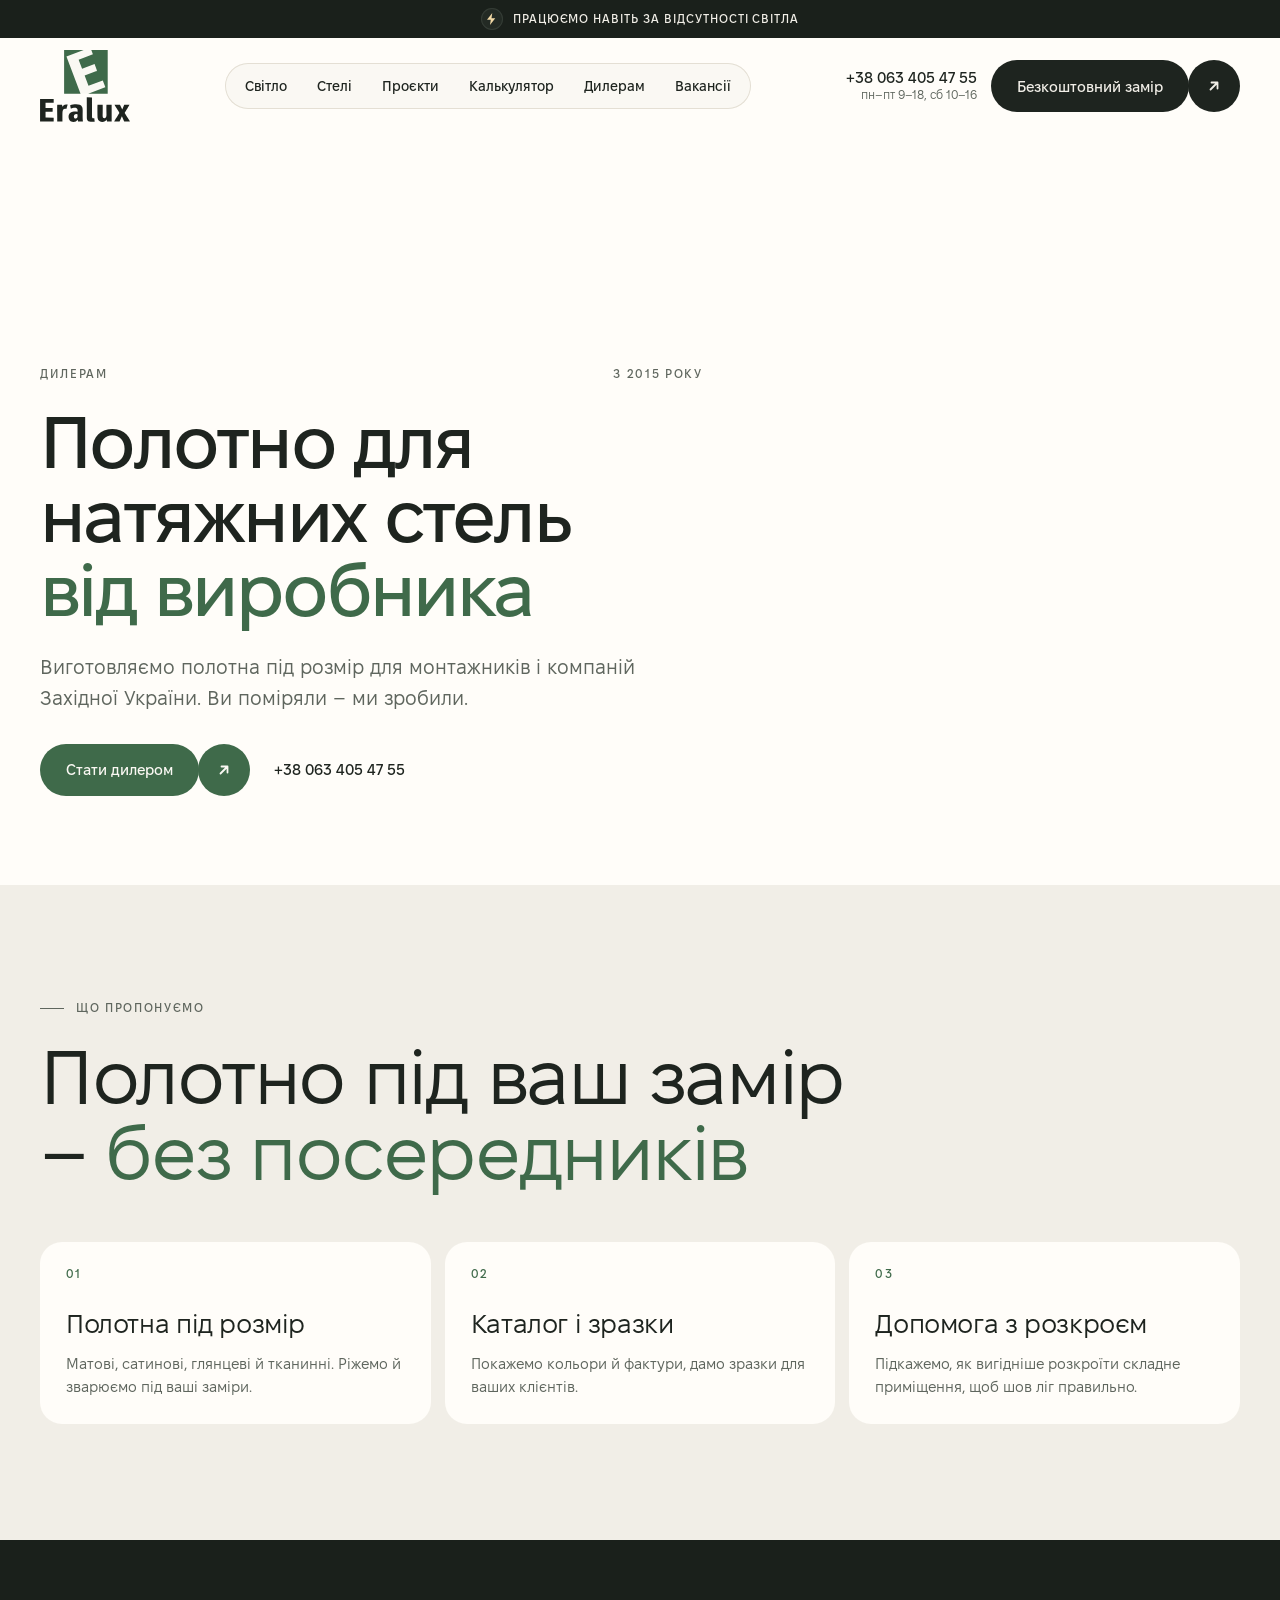
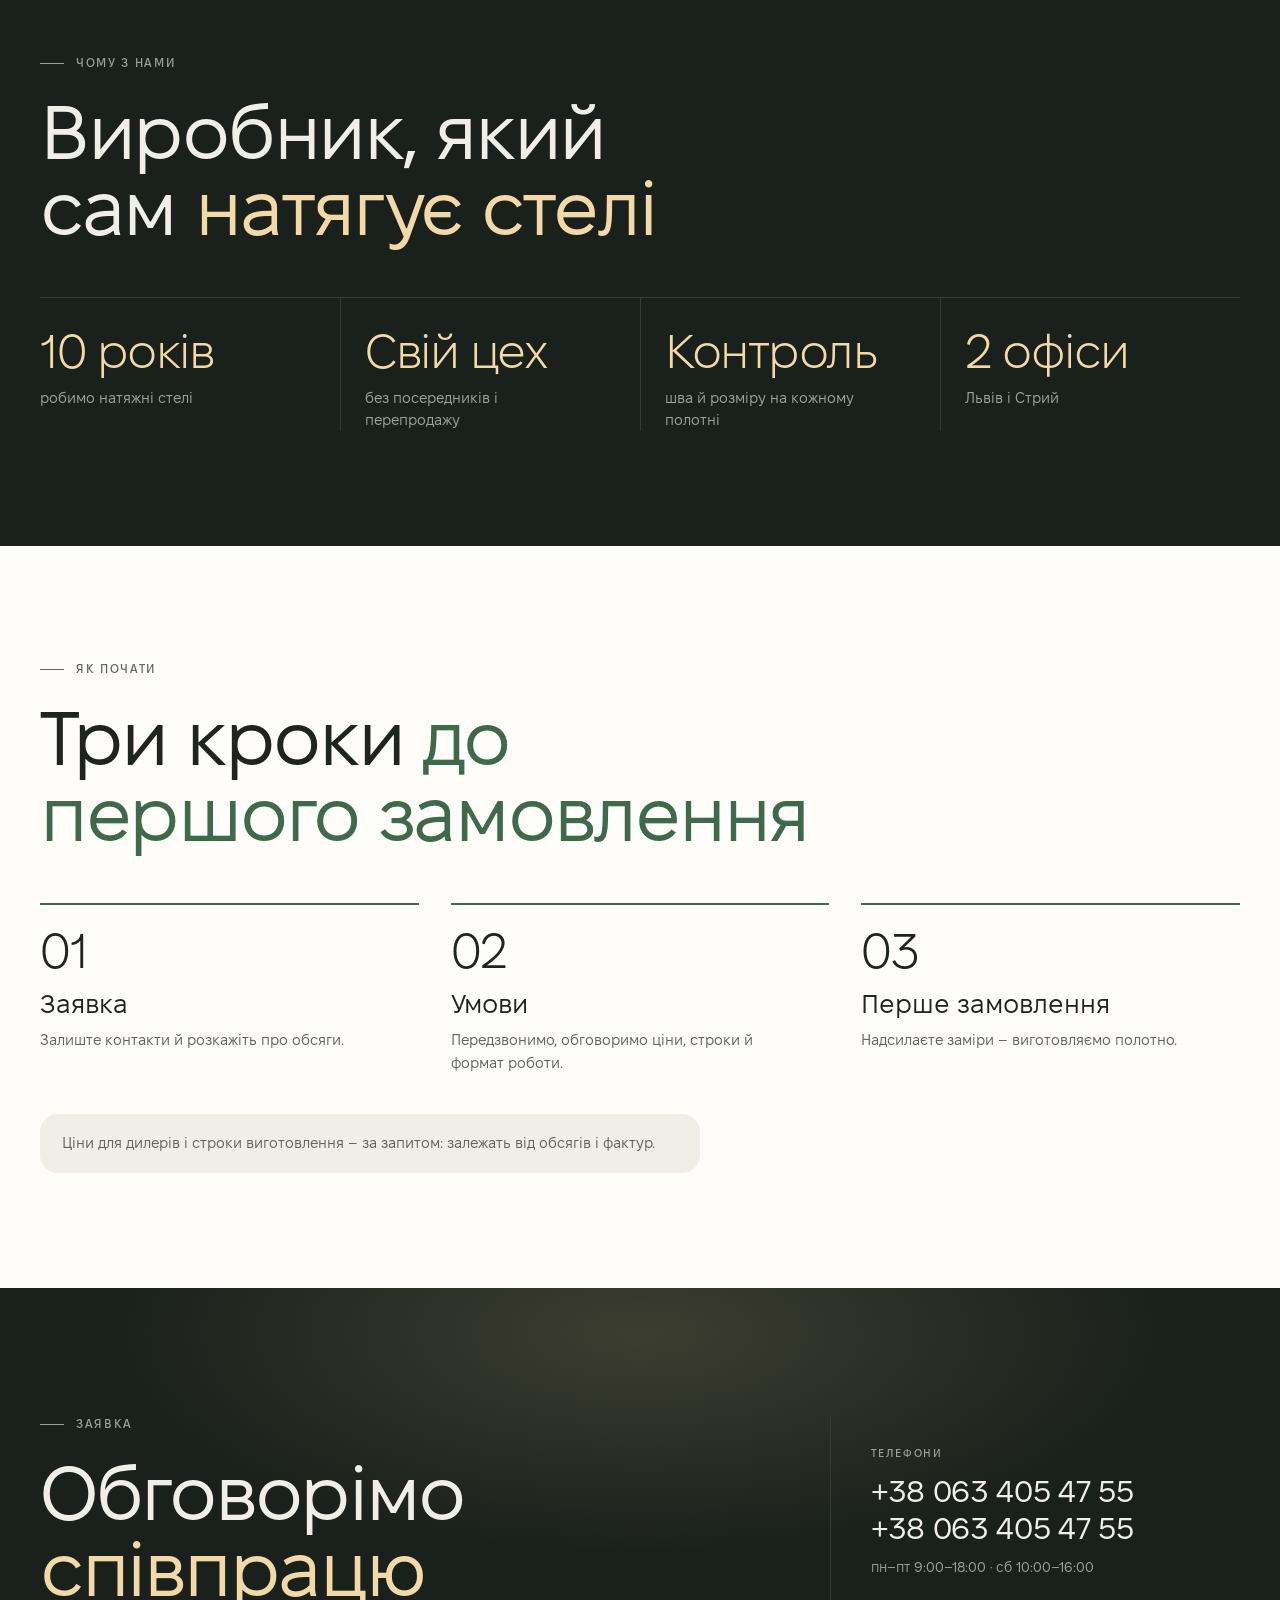
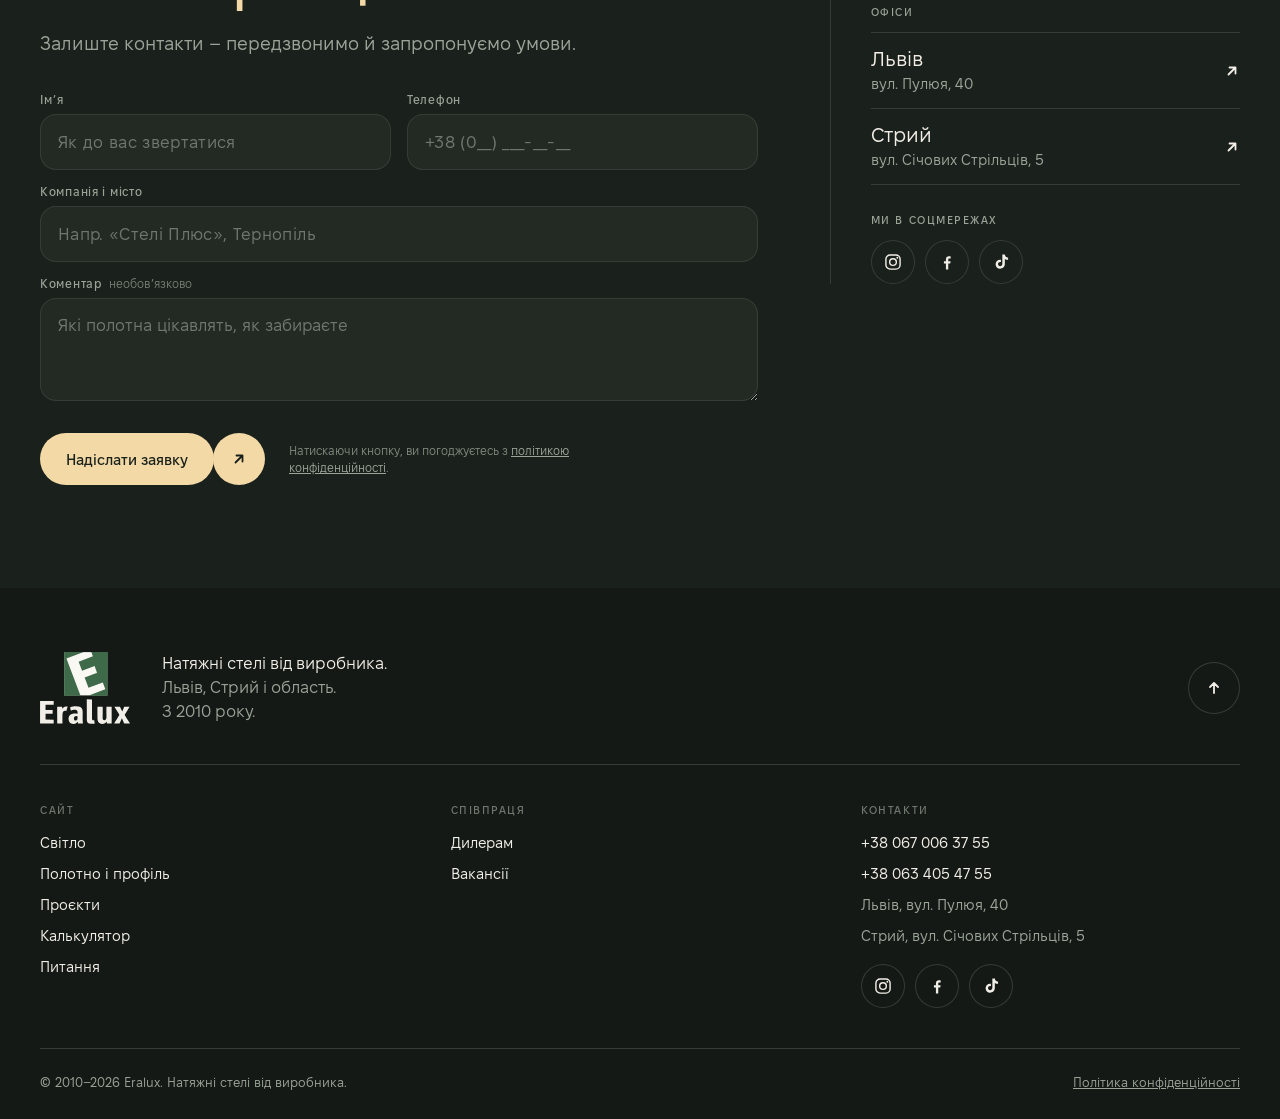
<file: dealers.html>
<!doctype html>
<html lang="uk">
<head>
<meta charset="utf-8">
<meta name="viewport" content="width=device-width, initial-scale=1">
<title>Полотно для натяжних стель від виробника – дилерам | Eralux</title>
<meta name="description" content="Eralux виготовляє полотна для натяжних стель під розмір для монтажників і компаній. Власний цех з 2010 року, Львів і Стрий.">
<meta name="theme-color" content="#F1EEE7">
<meta property="og:type" content="website">
<meta property="og:locale" content="uk_UA">
<meta property="og:title" content="Полотно для натяжних стель від виробника – дилерам | Eralux">
<meta property="og:description" content="Eralux виготовляє полотна для натяжних стель під розмір для монтажників і компаній. Власний цех з 2010 року, Львів і Стрий.">
<link rel="canonical" href="https://eralux.com.ua/dealers">
<meta property="og:url" content="https://eralux.com.ua/dealers">
<meta property="og:image" content="https://eralux.com.ua/images/hero/h1-1280.webp">
<link rel="icon" href="images/brand/favicon.svg" type="image/svg+xml">
<link rel="preload" href="assets/fonts/FixelDisplay-Medium.woff2" as="font" type="font/woff2" crossorigin>
<link rel="preload" href="assets/fonts/FixelText-Regular.woff2" as="font" type="font/woff2" crossorigin>
<!-- Аналітика (як на старому сайті): Google Tag Manager, GA4, Meta Pixel -->
<script>(function(w,d,s,l,i){w[l]=w[l]||[];w[l].push({'gtm.start':new Date().getTime(),event:'gtm.js'});var f=d.getElementsByTagName(s)[0],j=d.createElement(s),dl=l!='dataLayer'?'&l='+l:'';j.async=true;j.src='https://www.googletagmanager.com/gtm.js?id='+i+dl;f.parentNode.insertBefore(j,f);})(window,document,'script','dataLayer','GTM-KP2CC7G');</script>
<script async src="https://www.googletagmanager.com/gtag/js?id=G-ZHMXN6GPWR"></script>
<script>window.dataLayer=window.dataLayer||[];function gtag(){dataLayer.push(arguments);}gtag('js',new Date());gtag('config','G-ZHMXN6GPWR');</script>
<script>!function(f,b,e,v,n,t,s){if(f.fbq)return;n=f.fbq=function(){n.callMethod?n.callMethod.apply(n,arguments):n.queue.push(arguments)};if(!f._fbq)f._fbq=n;n.push=n;n.loaded=!0;n.version='2.0';n.queue=[];t=b.createElement(e);t.async=!0;t.src=v;s=b.getElementsByTagName(e)[0];s.parentNode.insertBefore(t,s)}(window,document,'script','https://connect.facebook.net/en_US/fbevents.js');fbq('init','223537343170667');fbq('track','PageView');</script>
<link rel="stylesheet" href="assets/css/style.css?v=20261128a">
<noscript><link rel="stylesheet" href="assets/css/noscript.css?v=20261128a"></noscript>
<script src="assets/js/boot.js?v=20261128a"></script>
</head>
<body data-page="sub">
<noscript><iframe src="https://www.googletagmanager.com/ns.html?id=GTM-KP2CC7G" height="0" width="0" style="display:none;visibility:hidden" title="GTM"></iframe></noscript>
<a class="skip" href="#main">Перейти до змісту</a>

<!-- Надхедер -->
<div class="topbar" id="topbar">
  <p class="topbar__in"><span class="bolt" aria-hidden="true"><svg viewBox="0 0 12 16"><path d="M7 0 0 9h5l-1 7 7-9H6z"/></svg></span><span data-bind="hero.power">Працюємо навіть за відсутності світла</span></p>
</div>

<!-- 1. ХЕДЕР -->
<header class="hdr" id="hdr">
  <div class="hdr__in">
    <a class="hdr__logo" href="index.html" aria-label="Eralux – на початок">
      <img src="images/brand/logo.svg" alt="Eralux" width="68" height="54">
    </a>
    <nav class="nav" aria-label="Основне меню">
      <ul class="nav__list" id="nav-list">
        <li><a href="index.html#light">Світло</a></li>
        <li><a href="index.html#ceilings">Стелі</a></li>
        <li><a href="index.html#projects">Проєкти</a></li>
        <li><a href="index.html#calc">Калькулятор</a></li>
        <li><a href="dealers.html">Дилерам</a></li>
        <li><a href="vacancies.html">Вакансії</a></li>
      </ul>
      <span class="nav__pill" aria-hidden="true"></span>
    </nav>
    <div class="hdr__right">
      <a class="hdr__phone" id="header-phone" href="tel:+380670063755">
        <span data-bind="header.phone_label">+38 067 006 37 55</span>
        <small data-bind="header.schedule">пн–пт 9–18, сб 10–16</small>
      </a>
      <a class="btn btn--dark hdr__cta" href="index.html#measure">
        <span class="btn__tx" data-bind="header.cta">Безкоштовний замір</span>
        <span class="btn__ar" aria-hidden="true"><svg viewBox="0 0 16 16"><path d="M4.5 11.5l7-7M5.5 4.5h6v6"/></svg><svg viewBox="0 0 16 16"><path d="M4.5 11.5l7-7M5.5 4.5h6v6"/></svg></span>
      </a>
      <button class="burger" id="burger" type="button" aria-expanded="false" aria-controls="menu">
        <span>Меню</span>
        <span class="burger__ic" aria-hidden="true"><i></i><i></i></span>
      </button>
    </div>
  </div>
</header>

<!-- Мобільне меню -->
<div class="menu" id="menu" hidden>
  <div class="menu__in">
    <ul class="menu__list" id="menu-list">
      <li><a href="index.html#light">Світло</a></li>
      <li><a href="index.html#ceilings">Стелі</a></li>
      <li><a href="index.html#projects">Проєкти</a></li>
      <li><a href="index.html#calc">Калькулятор</a></li>
      <li><a href="dealers.html">Дилерам</a></li>
      <li><a href="vacancies.html">Вакансії</a></li>
    </ul>
    <div class="menu__foot">
      <ul class="soc soc--menu" aria-label="Соцмережі"><li data-social="instagram"><a href="https://www.instagram.com/eralux_lviv/" target="_blank" rel="noopener" aria-label="Eralux у Instagram"><svg viewBox="0 0 24 24" aria-hidden="true"><rect x="3.5" y="3.5" width="17" height="17" rx="5" fill="none" stroke="currentColor" stroke-width="1.7"/><circle cx="12" cy="12" r="4" fill="none" stroke="currentColor" stroke-width="1.7"/><circle cx="17.2" cy="6.8" r="1.15" fill="currentColor"/></svg></a></li><li data-social="facebook"><a href="https://www.facebook.com/eraluxstryi/" target="_blank" rel="noopener" aria-label="Eralux у Facebook"><svg viewBox="0 0 24 24" aria-hidden="true"><path fill="currentColor" d="M13.5 21v-7.2h2.4l.4-2.8h-2.8V9.2c0-.8.2-1.4 1.4-1.4h1.5V5.3c-.3 0-1.1-.1-2.1-.1-2.1 0-3.6 1.3-3.6 3.7v2.1H8.3v2.8h2.4V21z"/></svg></a></li><li data-social="tiktok" hidden><a href="#" target="_blank" rel="noopener" aria-label="Eralux у TikTok"><svg viewBox="0 0 24 24" aria-hidden="true"><path fill="currentColor" d="M16.6 3c.3 2.2 1.6 3.6 3.9 3.8v2.6c-1.4.1-2.7-.3-3.9-1.1v6.1c0 3.6-2.9 5.6-5.7 5.6-3 0-5.4-2.3-5.4-5.4 0-3.4 2.9-5.8 6.4-5.3v2.8c-1.6-.4-3.5.4-3.5 2.4 0 1.5 1.1 2.6 2.5 2.6 1.5 0 2.7-1 2.7-2.9V3z"/></svg></a></li></ul>
      <a class="menu__phone" id="menu-phone" href="tel:+380670063755" data-bind="header.phone_label">+38 067 006 37 55</a>
      <a class="btn btn--glow" href="index.html#measure">
        <span class="btn__tx">Безкоштовний замір</span>
        <span class="btn__ar" aria-hidden="true"><svg viewBox="0 0 16 16"><path d="M4.5 11.5l7-7M5.5 4.5h6v6"/></svg><svg viewBox="0 0 16 16"><path d="M4.5 11.5l7-7M5.5 4.5h6v6"/></svg></span>
      </a>
    </div>
  </div>
</div>

<main id="main">

<section class="phero" id="top" aria-labelledby="ph-title">
  <div class="wrap phero__grid">
    <div class="phero__text">
      <div class="hero__meta" data-reveal><span data-bind="dealers.label">Дилерам</span><span data-bind="dealers.label_right">З 2010 року</span></div>
      <h1 class="phero__title" id="ph-title" data-reveal><span data-bind="dealers.title_1">Полотно для натяжних стель</span> <b data-bind="dealers.title_2">від виробника</b></h1>
      <p class="phero__lead" data-reveal data-bind="dealers.text">Виготовляємо полотна під розмір для монтажників і компаній Західної України. Ви поміряли – ми зробили.</p>
      <div class="hero__ctas" data-reveal>
        <a class="btn btn--green" href="#dealer-form"><span class="btn__tx" data-bind="dealers.button">Стати дилером</span><span class="btn__ar" aria-hidden="true"><svg viewBox="0 0 16 16"><path d="M4.5 11.5l7-7M5.5 4.5h6v6"/></svg><svg viewBox="0 0 16 16"><path d="M4.5 11.5l7-7M5.5 4.5h6v6"/></svg></span></a>
        <a class="tlink" href="tel:+380670063755" data-tel>+38 067 006 37 55</a>
      </div>
    </div>
    <figure class="phero__pic" data-reveal="photo"><img src="images/ceilings/fabric.webp" width="736" height="900" alt="Полотно натяжної стелі зблизька – фактура і рівний край" fetchpriority="high"></figure>
  </div>
</section>

<section class="psec psec--linen" aria-labelledby="offer-title">
  <div class="wrap">
    <p class="label" data-reveal><span>Що пропонуємо</span></p>
    <h2 class="h2" id="offer-title" data-reveal><span data-bind="dealers.offer_title_1">Полотно під ваш замір –</span> <b data-bind="dealers.offer_title_2">без посередників</b></h2>
    <ul class="cards">
        <li class="card" data-reveal><span class="card__n">01</span><h3 class="card__t">Полотна під розмір</h3><p class="card__p">Матові, сатинові, глянцеві й тканинні. Ріжемо й зварюємо під ваші заміри.</p></li>
        <li class="card" data-reveal><span class="card__n">02</span><h3 class="card__t">Каталог і зразки</h3><p class="card__p">Покажемо кольори й фактури, дамо зразки для ваших клієнтів.</p></li>
        <li class="card" data-reveal><span class="card__n">03</span><h3 class="card__t">Допомога з розкроєм</h3><p class="card__p">Підкажемо, як вигідніше розкроїти складне приміщення, щоб шов ліг правильно.</p></li>
    </ul>
  </div>
</section>

<section class="psec psec--night" aria-labelledby="why-title">
  <div class="wrap">
    <p class="label" data-reveal><span>Чому з нами</span></p>
    <h2 class="h2" id="why-title" data-reveal><span>Виробник, який сам</span> <b>натягує стелі</b></h2>
    <ul class="bigs">
        <li class="big" data-reveal><p class="big__v">16 років</p><p class="big__l">робимо натяжні стелі</p></li>
        <li class="big" data-reveal><p class="big__v">Свій цех</p><p class="big__l">без посередників і перепродажу</p></li>
        <li class="big" data-reveal><p class="big__v">Контроль</p><p class="big__l">шва й розміру на кожному полотні</p></li>
        <li class="big" data-reveal><p class="big__v">2 офіси</p><p class="big__l">Львів і Стрий</p></li>
    </ul>
  </div>
</section>

<section class="psec" aria-labelledby="start-title">
  <div class="wrap">
    <p class="label" data-reveal><span>Як почати</span></p>
    <h2 class="h2" id="start-title" data-reveal><span>Три кроки</span> <b>до першого замовлення</b></h2>
    <ol class="nsteps">
        <li class="nstep" data-reveal><span class="nstep__n">01</span><h3 class="nstep__t">Заявка</h3><p class="nstep__p">Залиште контакти й розкажіть про обсяги.</p></li>
        <li class="nstep" data-reveal><span class="nstep__n">02</span><h3 class="nstep__t">Умови</h3><p class="nstep__p">Передзвонимо, обговоримо ціни, строки й формат роботи.</p></li>
        <li class="nstep" data-reveal><span class="nstep__n">03</span><h3 class="nstep__t">Перше замовлення</h3><p class="nstep__p">Надсилаєте заміри – виготовляємо полотно.</p></li>
    </ol>
    <p class="note" data-reveal data-bind="dealers.terms">Ціни для дилерів і строки виготовлення – за запитом: залежать від обсягів і фактур.</p>
  </div>
</section>

<section class="cta" id="dealer-form" aria-labelledby="df-title">
  <div class="cta__glow" aria-hidden="true"></div>
  <div class="wrap cta__grid">
    <div class="cta__main">
      <p class="label" data-reveal><span>Заявка</span></p>
      <h2 class="h2" id="df-title" data-reveal><span>Обговорімо</span> <b>співпрацю</b></h2>
      <p class="cta__lead" data-reveal>Залиште контакти – передзвонимо й запропонуємо умови.</p>
      <form class="lead" id="dealer-lead" novalidate data-reveal>
        <div class="lead__row">
          <div class="fld fld--dark"><label for="d-name">Імʼя</label><input id="d-name" name="name" type="text" autocomplete="name" maxlength="80" placeholder="Як до вас звертатися"></div>
          <div class="fld fld--dark"><label for="d-tel">Телефон</label><input id="d-tel" name="phone" type="tel" inputmode="tel" autocomplete="tel" placeholder="+38 (0__) ___-__-__" required></div>
        </div>
        <div class="fld fld--dark"><label for="d-org">Компанія і місто</label><input id="d-org" name="org" type="text" maxlength="120" placeholder="Напр. «Стелі Плюс», Тернопіль"></div>
        <div class="fld fld--dark"><label for="d-comment">Коментар <span>необовʼязково</span></label><textarea id="d-comment" name="comment" rows="3" maxlength="900" placeholder="Які полотна цікавлять, як забираєте"></textarea></div>
        <input class="hp" type="text" name="company" tabindex="-1" autocomplete="off" aria-hidden="true">
        <div class="lead__foot">
          <button class="btn btn--glow" type="submit"><span class="btn__tx">Надіслати заявку</span><span class="btn__ar" aria-hidden="true"><svg viewBox="0 0 16 16"><path d="M4.5 11.5l7-7M5.5 4.5h6v6"/></svg><svg viewBox="0 0 16 16"><path d="M4.5 11.5l7-7M5.5 4.5h6v6"/></svg></span></button>
          <p class="lead__small">Натискаючи кнопку, ви погоджуєтесь з <a href="privacy.html">політикою конфіденційності</a>.</p>
        </div>
        <p class="lead__err" role="alert" hidden></p>
      </form>
      <div class="lead-ok" id="dealer-ok" hidden tabindex="-1">
        <span class="res__check" aria-hidden="true"><svg viewBox="0 0 24 24"><path d="M5 12.5l4.5 4.5L19 7.5"/></svg></span>
        <p class="res__okt">Дякуємо!</p>
        <p class="res__okp">Передзвонимо в робочий час і обговоримо умови співпраці.</p>
      </div>
    </div>
    <aside class="cta__side" aria-label="Контакти" data-reveal>
      <div class="cbl">
        <p class="cbl__t">Телефони</p>
        <a class="cbl__big" href="tel:+380670063755" data-tel>+38 067 006 37 55</a>
        <a class="cbl__big" href="tel:+380634054755">+38 063 405 47 55</a>
        <p class="cbl__s">пн–пт 9:00–18:00 · сб 10:00–16:00</p>
      </div>
      <div class="cbl">
        <p class="cbl__t">Офіси</p>
        <a class="cbl__addr" href="https://www.google.com/maps/search/?api=1&amp;query=%D0%9B%D1%8C%D0%B2%D1%96%D0%B2%2C+%D0%B2%D1%83%D0%BB.+%D0%9F%D1%83%D0%BB%D1%8E%D1%8F+40" target="_blank" rel="noopener"><span><b>Львів</b> вул. Пулюя, 40</span><svg viewBox="0 0 16 16" aria-hidden="true"><path d="M4.5 11.5l7-7M5.5 4.5h6v6"/></svg></a>
        <a class="cbl__addr" href="https://maps.app.goo.gl/RYuzzSQdiH32nRLD8" target="_blank" rel="noopener"><span><b>Стрий</b> вул. Січових Стрільців, 5</span><svg viewBox="0 0 16 16" aria-hidden="true"><path d="M4.5 11.5l7-7M5.5 4.5h6v6"/></svg></a>
      </div>
      <div class="cbl">
        <p class="cbl__t">Ми в соцмережах</p>
        <ul class="soc" aria-label="Соцмережі"><li data-social="instagram"><a href="https://www.instagram.com/eralux_lviv/" target="_blank" rel="noopener" aria-label="Eralux у Instagram"><svg viewBox="0 0 24 24" aria-hidden="true"><rect x="3.5" y="3.5" width="17" height="17" rx="5" fill="none" stroke="currentColor" stroke-width="1.7"/><circle cx="12" cy="12" r="4" fill="none" stroke="currentColor" stroke-width="1.7"/><circle cx="17.2" cy="6.8" r="1.15" fill="currentColor"/></svg></a></li><li data-social="facebook"><a href="https://www.facebook.com/eraluxstryi/" target="_blank" rel="noopener" aria-label="Eralux у Facebook"><svg viewBox="0 0 24 24" aria-hidden="true"><path fill="currentColor" d="M13.5 21v-7.2h2.4l.4-2.8h-2.8V9.2c0-.8.2-1.4 1.4-1.4h1.5V5.3c-.3 0-1.1-.1-2.1-.1-2.1 0-3.6 1.3-3.6 3.7v2.1H8.3v2.8h2.4V21z"/></svg></a></li><li data-social="tiktok" hidden><a href="#" target="_blank" rel="noopener" aria-label="Eralux у TikTok"><svg viewBox="0 0 24 24" aria-hidden="true"><path fill="currentColor" d="M16.6 3c.3 2.2 1.6 3.6 3.9 3.8v2.6c-1.4.1-2.7-.3-3.9-1.1v6.1c0 3.6-2.9 5.6-5.7 5.6-3 0-5.4-2.3-5.4-5.4 0-3.4 2.9-5.8 6.4-5.3v2.8c-1.6-.4-3.5.4-3.5 2.4 0 1.5 1.1 2.6 2.5 2.6 1.5 0 2.7-1 2.7-2.9V3z"/></svg></a></li></ul>
      </div>
    </aside>
  </div>
</section>

</main>

<footer class="ftr">
  <div class="wrap">
    <div class="ftr__top">
      <a class="ftr__logo" href="index.html" aria-label="Eralux – на початок"><img src="images/brand/logo-light.svg" alt="Eralux" width="90" height="72" loading="lazy"></a>
      <p class="ftr__slogan"><b>Натяжні стелі від виробника.</b><br>Львів, Стрий і область.<br>З 2010 року.</p>
      <a class="ftr__up" href="index.html" aria-label="Нагору"><svg viewBox="0 0 16 16" aria-hidden="true"><path d="M8 13V3M4 7l4-4 4 4"/></svg></a>
    </div>
    <div class="ftr__cols">
      <nav aria-label="Розділи сайту"><p class="ftr__t">Сайт</p><ul><li><a href="index.html#light">Світло</a></li><li><a href="index.html#ceilings">Полотно і профіль</a></li><li><a href="index.html#projects">Проєкти</a></li><li><a href="index.html#calc">Калькулятор</a></li><li><a href="index.html#faq">Питання</a></li></ul></nav>
      <nav aria-label="Співпраця"><p class="ftr__t">Співпраця</p><ul><li><a href="dealers.html">Дилерам</a></li><li><a href="vacancies.html">Вакансії</a></li></ul></nav>
      <div><p class="ftr__t">Контакти</p><ul><li><a href="tel:+380670063755">+38 067 006 37 55</a></li><li><a href="tel:+380634054755">+38 063 405 47 55</a></li><li>Львів, вул. Пулюя, 40</li><li>Стрий, вул. Січових Стрільців, 5</li></ul><ul class="soc" aria-label="Соцмережі"><li data-social="instagram"><a href="https://www.instagram.com/eralux_lviv/" target="_blank" rel="noopener" aria-label="Eralux у Instagram"><svg viewBox="0 0 24 24" aria-hidden="true"><rect x="3.5" y="3.5" width="17" height="17" rx="5" fill="none" stroke="currentColor" stroke-width="1.7"/><circle cx="12" cy="12" r="4" fill="none" stroke="currentColor" stroke-width="1.7"/><circle cx="17.2" cy="6.8" r="1.15" fill="currentColor"/></svg></a></li><li data-social="facebook"><a href="https://www.facebook.com/eraluxstryi/" target="_blank" rel="noopener" aria-label="Eralux у Facebook"><svg viewBox="0 0 24 24" aria-hidden="true"><path fill="currentColor" d="M13.5 21v-7.2h2.4l.4-2.8h-2.8V9.2c0-.8.2-1.4 1.4-1.4h1.5V5.3c-.3 0-1.1-.1-2.1-.1-2.1 0-3.6 1.3-3.6 3.7v2.1H8.3v2.8h2.4V21z"/></svg></a></li><li data-social="tiktok" hidden><a href="#" target="_blank" rel="noopener" aria-label="Eralux у TikTok"><svg viewBox="0 0 24 24" aria-hidden="true"><path fill="currentColor" d="M16.6 3c.3 2.2 1.6 3.6 3.9 3.8v2.6c-1.4.1-2.7-.3-3.9-1.1v6.1c0 3.6-2.9 5.6-5.7 5.6-3 0-5.4-2.3-5.4-5.4 0-3.4 2.9-5.8 6.4-5.3v2.8c-1.6-.4-3.5.4-3.5 2.4 0 1.5 1.1 2.6 2.5 2.6 1.5 0 2.7-1 2.7-2.9V3z"/></svg></a></li></ul></div>
    </div>
    <div class="ftr__bot">
      <p>© 2010–<span data-year>2026</span> Eralux. Натяжні стелі від виробника.</p>
      <a href="privacy.html">Політика конфіденційності</a>
    </div>
  </div>
</footer>

<!-- Мобільна планка -->
<div class="mbar" id="mbar">
  <a class="mbar__call" id="mbar-call" href="tel:+380670063755">
    <svg viewBox="0 0 20 20" aria-hidden="true"><path d="M6.6 2.5l2 4.2-1.8 1.4a10 10 0 004.9 4.9l1.4-1.8 4.2 2-1 3.3c-.2.6-.8 1-1.4 1A14.4 14.4 0 012.3 4.9c0-.6.4-1.2 1-1.4z"/></svg>
    Подзвонити
  </a>
  <a class="mbar__go" href="index.html#measure">Безкоштовний замір</a>
</div>

<script src="assets/js/main.js?v=20261128a" defer></script>
</body>
</html>
</file>
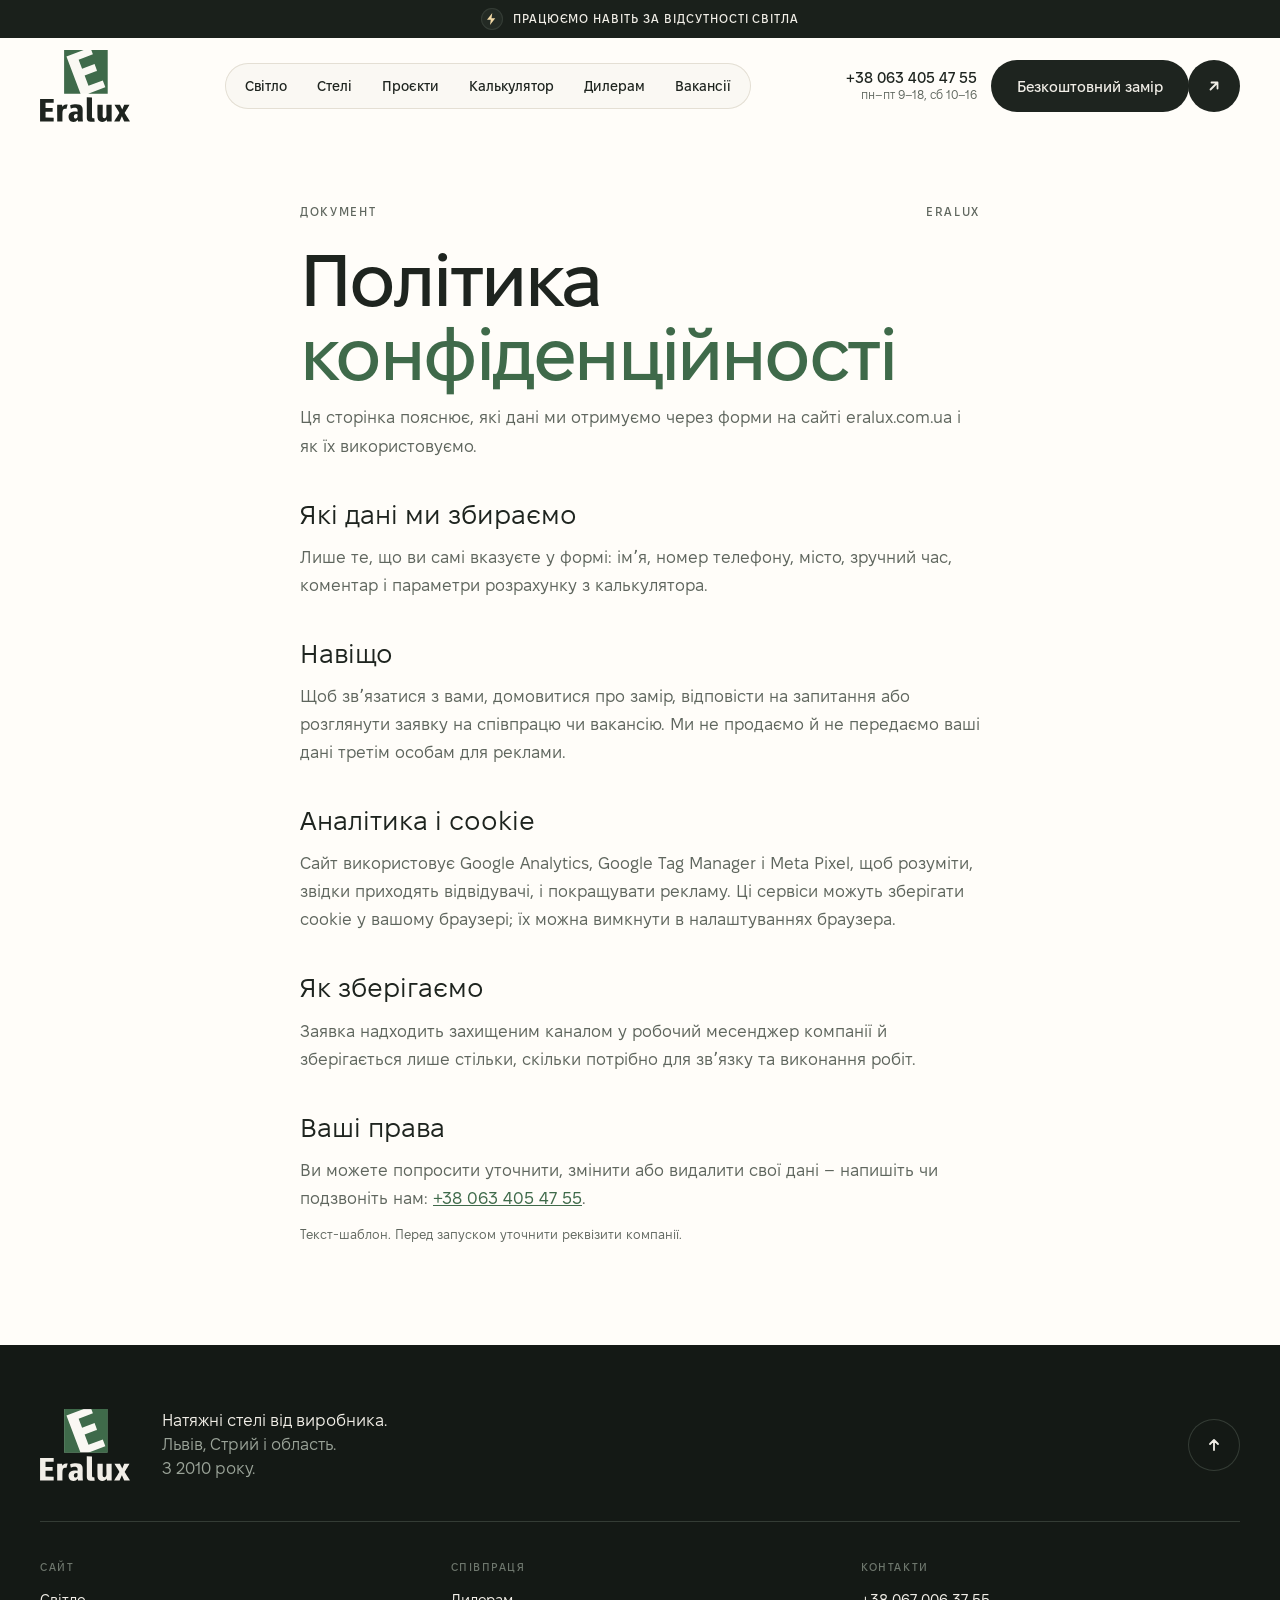
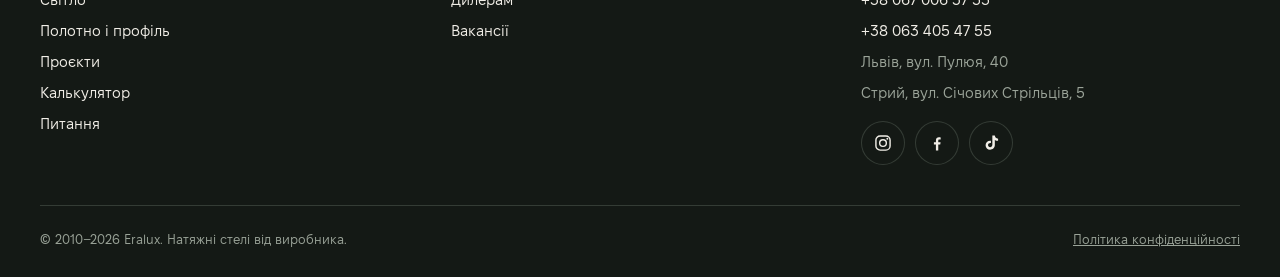
<file: privacy.html>
<!doctype html>
<html lang="uk">
<head>
<meta charset="utf-8">
<meta name="viewport" content="width=device-width, initial-scale=1">
<title>Політика конфіденційності | Eralux</title>
<meta name="description" content="Як Eralux обробляє дані, які ви залишаєте у формах на сайті.">
<meta name="theme-color" content="#F1EEE7">
<meta property="og:type" content="website">
<meta property="og:locale" content="uk_UA">
<meta property="og:title" content="Політика конфіденційності | Eralux">
<meta property="og:description" content="Як Eralux обробляє дані, які ви залишаєте у формах на сайті.">
<link rel="canonical" href="https://eralux.com.ua/privacy">
<meta property="og:url" content="https://eralux.com.ua/privacy">
<meta property="og:image" content="https://eralux.com.ua/images/hero/h1-1280.webp">
<link rel="icon" href="images/brand/favicon.svg" type="image/svg+xml">
<link rel="preload" href="assets/fonts/FixelDisplay-Medium.woff2" as="font" type="font/woff2" crossorigin>
<link rel="preload" href="assets/fonts/FixelText-Regular.woff2" as="font" type="font/woff2" crossorigin>
<!-- Аналітика (як на старому сайті): Google Tag Manager, GA4, Meta Pixel -->
<script>(function(w,d,s,l,i){w[l]=w[l]||[];w[l].push({'gtm.start':new Date().getTime(),event:'gtm.js'});var f=d.getElementsByTagName(s)[0],j=d.createElement(s),dl=l!='dataLayer'?'&l='+l:'';j.async=true;j.src='https://www.googletagmanager.com/gtm.js?id='+i+dl;f.parentNode.insertBefore(j,f);})(window,document,'script','dataLayer','GTM-KP2CC7G');</script>
<script async src="https://www.googletagmanager.com/gtag/js?id=G-ZHMXN6GPWR"></script>
<script>window.dataLayer=window.dataLayer||[];function gtag(){dataLayer.push(arguments);}gtag('js',new Date());gtag('config','G-ZHMXN6GPWR');</script>
<script>!function(f,b,e,v,n,t,s){if(f.fbq)return;n=f.fbq=function(){n.callMethod?n.callMethod.apply(n,arguments):n.queue.push(arguments)};if(!f._fbq)f._fbq=n;n.push=n;n.loaded=!0;n.version='2.0';n.queue=[];t=b.createElement(e);t.async=!0;t.src=v;s=b.getElementsByTagName(e)[0];s.parentNode.insertBefore(t,s)}(window,document,'script','https://connect.facebook.net/en_US/fbevents.js');fbq('init','223537343170667');fbq('track','PageView');</script>
<link rel="stylesheet" href="assets/css/style.css?v=20261128a">
<noscript><link rel="stylesheet" href="assets/css/noscript.css?v=20261128a"></noscript>
<script src="assets/js/boot.js?v=20261128a"></script>
</head>
<body data-page="sub">
<noscript><iframe src="https://www.googletagmanager.com/ns.html?id=GTM-KP2CC7G" height="0" width="0" style="display:none;visibility:hidden" title="GTM"></iframe></noscript>
<a class="skip" href="#main">Перейти до змісту</a>

<!-- Надхедер -->
<div class="topbar" id="topbar">
  <p class="topbar__in"><span class="bolt" aria-hidden="true"><svg viewBox="0 0 12 16"><path d="M7 0 0 9h5l-1 7 7-9H6z"/></svg></span><span data-bind="hero.power">Працюємо навіть за відсутності світла</span></p>
</div>

<!-- 1. ХЕДЕР -->
<header class="hdr" id="hdr">
  <div class="hdr__in">
    <a class="hdr__logo" href="index.html" aria-label="Eralux – на початок">
      <img src="images/brand/logo.svg" alt="Eralux" width="68" height="54">
    </a>
    <nav class="nav" aria-label="Основне меню">
      <ul class="nav__list" id="nav-list">
        <li><a href="index.html#light">Світло</a></li>
        <li><a href="index.html#ceilings">Стелі</a></li>
        <li><a href="index.html#projects">Проєкти</a></li>
        <li><a href="index.html#calc">Калькулятор</a></li>
        <li><a href="dealers.html">Дилерам</a></li>
        <li><a href="vacancies.html">Вакансії</a></li>
      </ul>
      <span class="nav__pill" aria-hidden="true"></span>
    </nav>
    <div class="hdr__right">
      <a class="hdr__phone" id="header-phone" href="tel:+380670063755">
        <span data-bind="header.phone_label">+38 067 006 37 55</span>
        <small data-bind="header.schedule">пн–пт 9–18, сб 10–16</small>
      </a>
      <a class="btn btn--dark hdr__cta" href="index.html#measure">
        <span class="btn__tx" data-bind="header.cta">Безкоштовний замір</span>
        <span class="btn__ar" aria-hidden="true"><svg viewBox="0 0 16 16"><path d="M4.5 11.5l7-7M5.5 4.5h6v6"/></svg><svg viewBox="0 0 16 16"><path d="M4.5 11.5l7-7M5.5 4.5h6v6"/></svg></span>
      </a>
      <button class="burger" id="burger" type="button" aria-expanded="false" aria-controls="menu">
        <span>Меню</span>
        <span class="burger__ic" aria-hidden="true"><i></i><i></i></span>
      </button>
    </div>
  </div>
</header>

<!-- Мобільне меню -->
<div class="menu" id="menu" hidden>
  <div class="menu__in">
    <ul class="menu__list" id="menu-list">
      <li><a href="index.html#light">Світло</a></li>
      <li><a href="index.html#ceilings">Стелі</a></li>
      <li><a href="index.html#projects">Проєкти</a></li>
      <li><a href="index.html#calc">Калькулятор</a></li>
      <li><a href="dealers.html">Дилерам</a></li>
      <li><a href="vacancies.html">Вакансії</a></li>
    </ul>
    <div class="menu__foot">
      <ul class="soc soc--menu" aria-label="Соцмережі"><li data-social="instagram"><a href="https://www.instagram.com/eralux_lviv/" target="_blank" rel="noopener" aria-label="Eralux у Instagram"><svg viewBox="0 0 24 24" aria-hidden="true"><rect x="3.5" y="3.5" width="17" height="17" rx="5" fill="none" stroke="currentColor" stroke-width="1.7"/><circle cx="12" cy="12" r="4" fill="none" stroke="currentColor" stroke-width="1.7"/><circle cx="17.2" cy="6.8" r="1.15" fill="currentColor"/></svg></a></li><li data-social="facebook"><a href="https://www.facebook.com/eraluxstryi/" target="_blank" rel="noopener" aria-label="Eralux у Facebook"><svg viewBox="0 0 24 24" aria-hidden="true"><path fill="currentColor" d="M13.5 21v-7.2h2.4l.4-2.8h-2.8V9.2c0-.8.2-1.4 1.4-1.4h1.5V5.3c-.3 0-1.1-.1-2.1-.1-2.1 0-3.6 1.3-3.6 3.7v2.1H8.3v2.8h2.4V21z"/></svg></a></li><li data-social="tiktok" hidden><a href="#" target="_blank" rel="noopener" aria-label="Eralux у TikTok"><svg viewBox="0 0 24 24" aria-hidden="true"><path fill="currentColor" d="M16.6 3c.3 2.2 1.6 3.6 3.9 3.8v2.6c-1.4.1-2.7-.3-3.9-1.1v6.1c0 3.6-2.9 5.6-5.7 5.6-3 0-5.4-2.3-5.4-5.4 0-3.4 2.9-5.8 6.4-5.3v2.8c-1.6-.4-3.5.4-3.5 2.4 0 1.5 1.1 2.6 2.5 2.6 1.5 0 2.7-1 2.7-2.9V3z"/></svg></a></li></ul>
      <a class="menu__phone" id="menu-phone" href="tel:+380670063755" data-bind="header.phone_label">+38 067 006 37 55</a>
      <a class="btn btn--glow" href="index.html#measure">
        <span class="btn__tx">Безкоштовний замір</span>
        <span class="btn__ar" aria-hidden="true"><svg viewBox="0 0 16 16"><path d="M4.5 11.5l7-7M5.5 4.5h6v6"/></svg><svg viewBox="0 0 16 16"><path d="M4.5 11.5l7-7M5.5 4.5h6v6"/></svg></span>
      </a>
    </div>
  </div>
</div>

<main id="main">
<section class="phero phero--text" id="top" aria-labelledby="ph-title">
  <div class="wrap prose">
    <div class="hero__meta"><span>Документ</span><span>Eralux</span></div>
    <h1 class="phero__title" id="ph-title">Політика <b>конфіденційності</b></h1>
    <p>Ця сторінка пояснює, які дані ми отримуємо через форми на сайті eralux.com.ua і як їх використовуємо.</p>
    <h2>Які дані ми збираємо</h2>
    <p>Лише те, що ви самі вказуєте у формі: імʼя, номер телефону, місто, зручний час, коментар і параметри розрахунку з калькулятора.</p>
    <h2>Навіщо</h2>
    <p>Щоб звʼязатися з вами, домовитися про замір, відповісти на запитання або розглянути заявку на співпрацю чи вакансію. Ми не продаємо й не передаємо ваші дані третім особам для реклами.</p>
    <h2>Аналітика і cookie</h2>
    <p>Сайт використовує Google Analytics, Google Tag Manager і Meta Pixel, щоб розуміти, звідки приходять відвідувачі, і покращувати рекламу. Ці сервіси можуть зберігати cookie у вашому браузері; їх можна вимкнути в налаштуваннях браузера.</p>
    <h2>Як зберігаємо</h2>
    <p>Заявка надходить захищеним каналом у робочий месенджер компанії й зберігається лише стільки, скільки потрібно для звʼязку та виконання робіт.</p>
    <h2>Ваші права</h2>
    <p>Ви можете попросити уточнити, змінити або видалити свої дані – напишіть чи подзвоніть нам: <a href="tel:+380670063755" data-tel>+38 067 006 37 55</a>.</p>
    <p class="prose__small">Текст-шаблон. Перед запуском уточнити реквізити компанії.</p>
  </div>
</section>
</main>

<footer class="ftr">
  <div class="wrap">
    <div class="ftr__top">
      <a class="ftr__logo" href="index.html" aria-label="Eralux – на початок"><img src="images/brand/logo-light.svg" alt="Eralux" width="90" height="72" loading="lazy"></a>
      <p class="ftr__slogan"><b>Натяжні стелі від виробника.</b><br>Львів, Стрий і область.<br>З 2010 року.</p>
      <a class="ftr__up" href="index.html" aria-label="Нагору"><svg viewBox="0 0 16 16" aria-hidden="true"><path d="M8 13V3M4 7l4-4 4 4"/></svg></a>
    </div>
    <div class="ftr__cols">
      <nav aria-label="Розділи сайту"><p class="ftr__t">Сайт</p><ul><li><a href="index.html#light">Світло</a></li><li><a href="index.html#ceilings">Полотно і профіль</a></li><li><a href="index.html#projects">Проєкти</a></li><li><a href="index.html#calc">Калькулятор</a></li><li><a href="index.html#faq">Питання</a></li></ul></nav>
      <nav aria-label="Співпраця"><p class="ftr__t">Співпраця</p><ul><li><a href="dealers.html">Дилерам</a></li><li><a href="vacancies.html">Вакансії</a></li></ul></nav>
      <div><p class="ftr__t">Контакти</p><ul><li><a href="tel:+380670063755">+38 067 006 37 55</a></li><li><a href="tel:+380634054755">+38 063 405 47 55</a></li><li>Львів, вул. Пулюя, 40</li><li>Стрий, вул. Січових Стрільців, 5</li></ul><ul class="soc" aria-label="Соцмережі"><li data-social="instagram"><a href="https://www.instagram.com/eralux_lviv/" target="_blank" rel="noopener" aria-label="Eralux у Instagram"><svg viewBox="0 0 24 24" aria-hidden="true"><rect x="3.5" y="3.5" width="17" height="17" rx="5" fill="none" stroke="currentColor" stroke-width="1.7"/><circle cx="12" cy="12" r="4" fill="none" stroke="currentColor" stroke-width="1.7"/><circle cx="17.2" cy="6.8" r="1.15" fill="currentColor"/></svg></a></li><li data-social="facebook"><a href="https://www.facebook.com/eraluxstryi/" target="_blank" rel="noopener" aria-label="Eralux у Facebook"><svg viewBox="0 0 24 24" aria-hidden="true"><path fill="currentColor" d="M13.5 21v-7.2h2.4l.4-2.8h-2.8V9.2c0-.8.2-1.4 1.4-1.4h1.5V5.3c-.3 0-1.1-.1-2.1-.1-2.1 0-3.6 1.3-3.6 3.7v2.1H8.3v2.8h2.4V21z"/></svg></a></li><li data-social="tiktok" hidden><a href="#" target="_blank" rel="noopener" aria-label="Eralux у TikTok"><svg viewBox="0 0 24 24" aria-hidden="true"><path fill="currentColor" d="M16.6 3c.3 2.2 1.6 3.6 3.9 3.8v2.6c-1.4.1-2.7-.3-3.9-1.1v6.1c0 3.6-2.9 5.6-5.7 5.6-3 0-5.4-2.3-5.4-5.4 0-3.4 2.9-5.8 6.4-5.3v2.8c-1.6-.4-3.5.4-3.5 2.4 0 1.5 1.1 2.6 2.5 2.6 1.5 0 2.7-1 2.7-2.9V3z"/></svg></a></li></ul></div>
    </div>
    <div class="ftr__bot">
      <p>© 2010–<span data-year>2026</span> Eralux. Натяжні стелі від виробника.</p>
      <a href="privacy.html">Політика конфіденційності</a>
    </div>
  </div>
</footer>

<!-- Мобільна планка -->
<div class="mbar" id="mbar">
  <a class="mbar__call" id="mbar-call" href="tel:+380670063755">
    <svg viewBox="0 0 20 20" aria-hidden="true"><path d="M6.6 2.5l2 4.2-1.8 1.4a10 10 0 004.9 4.9l1.4-1.8 4.2 2-1 3.3c-.2.6-.8 1-1.4 1A14.4 14.4 0 012.3 4.9c0-.6.4-1.2 1-1.4z"/></svg>
    Подзвонити
  </a>
  <a class="mbar__go" href="index.html#measure">Безкоштовний замір</a>
</div>

<script src="assets/js/main.js?v=20261128a" defer></script>
</body>
</html>
</file>
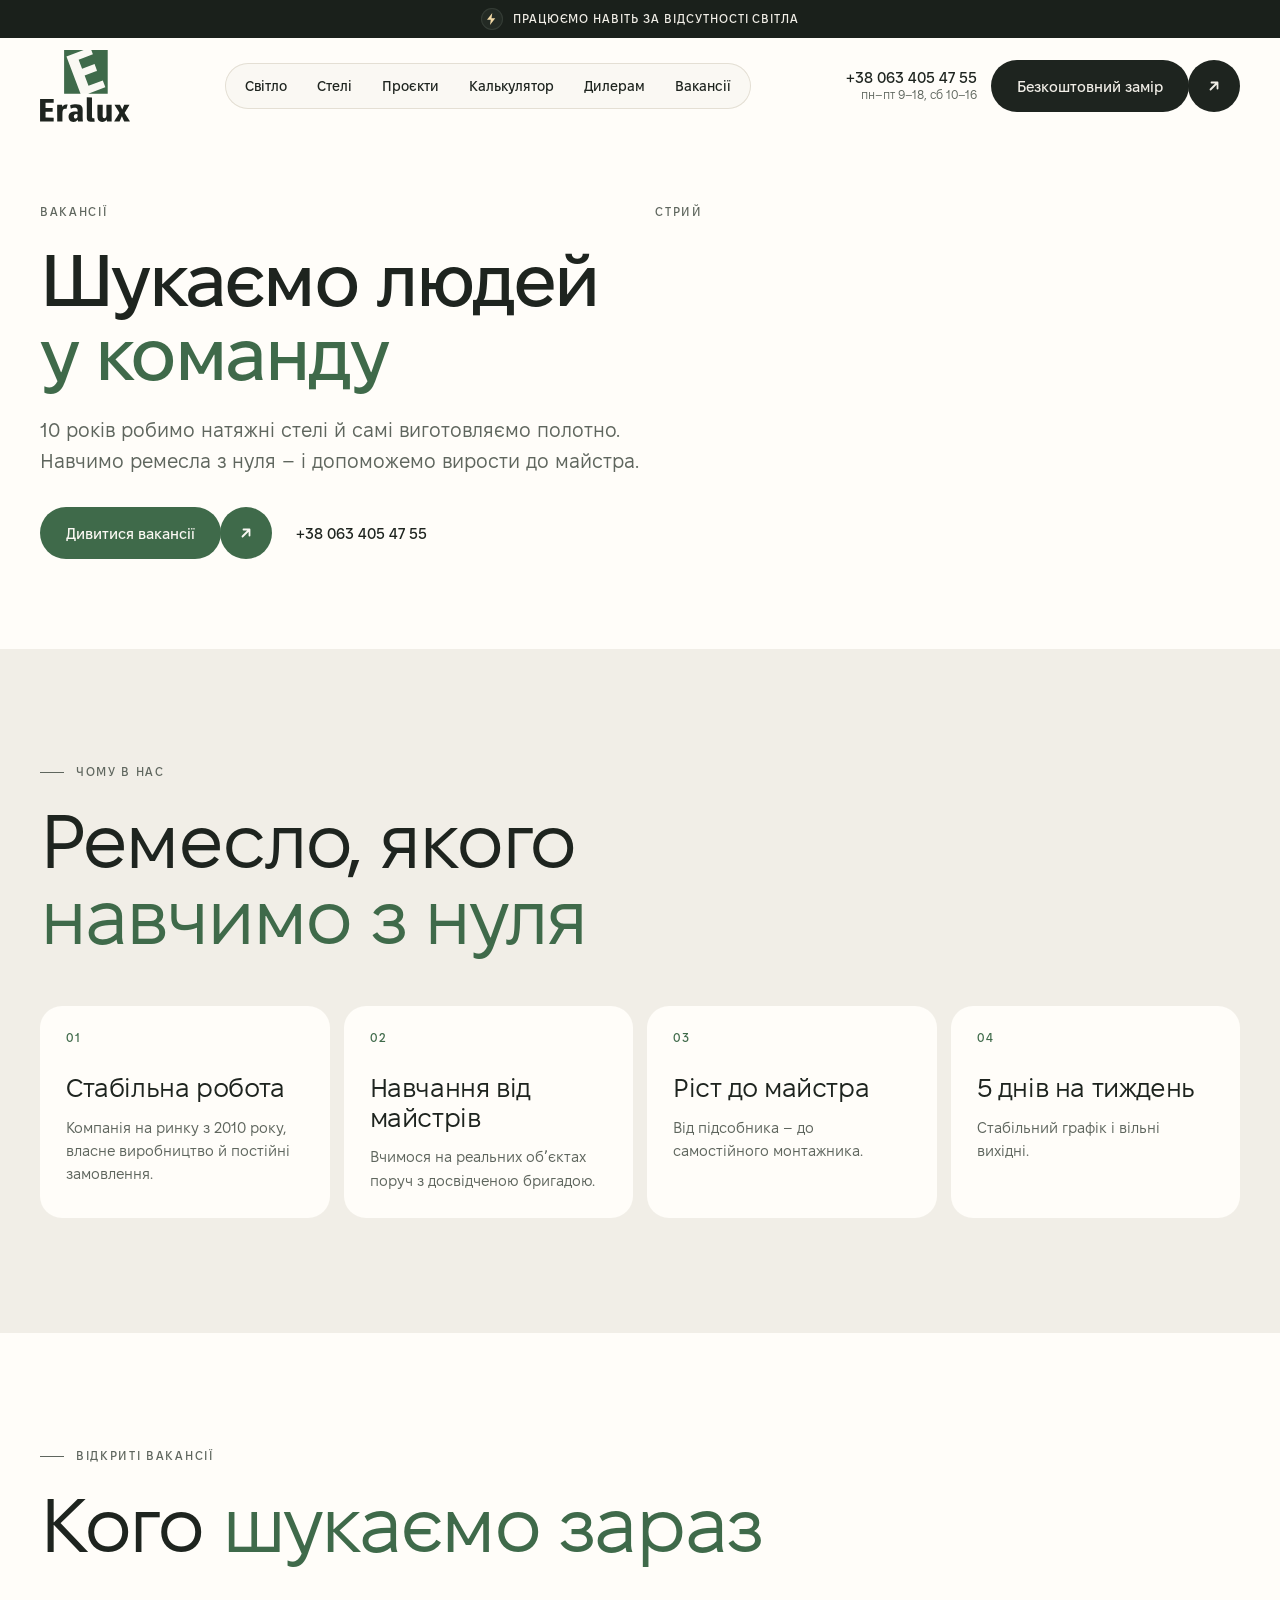
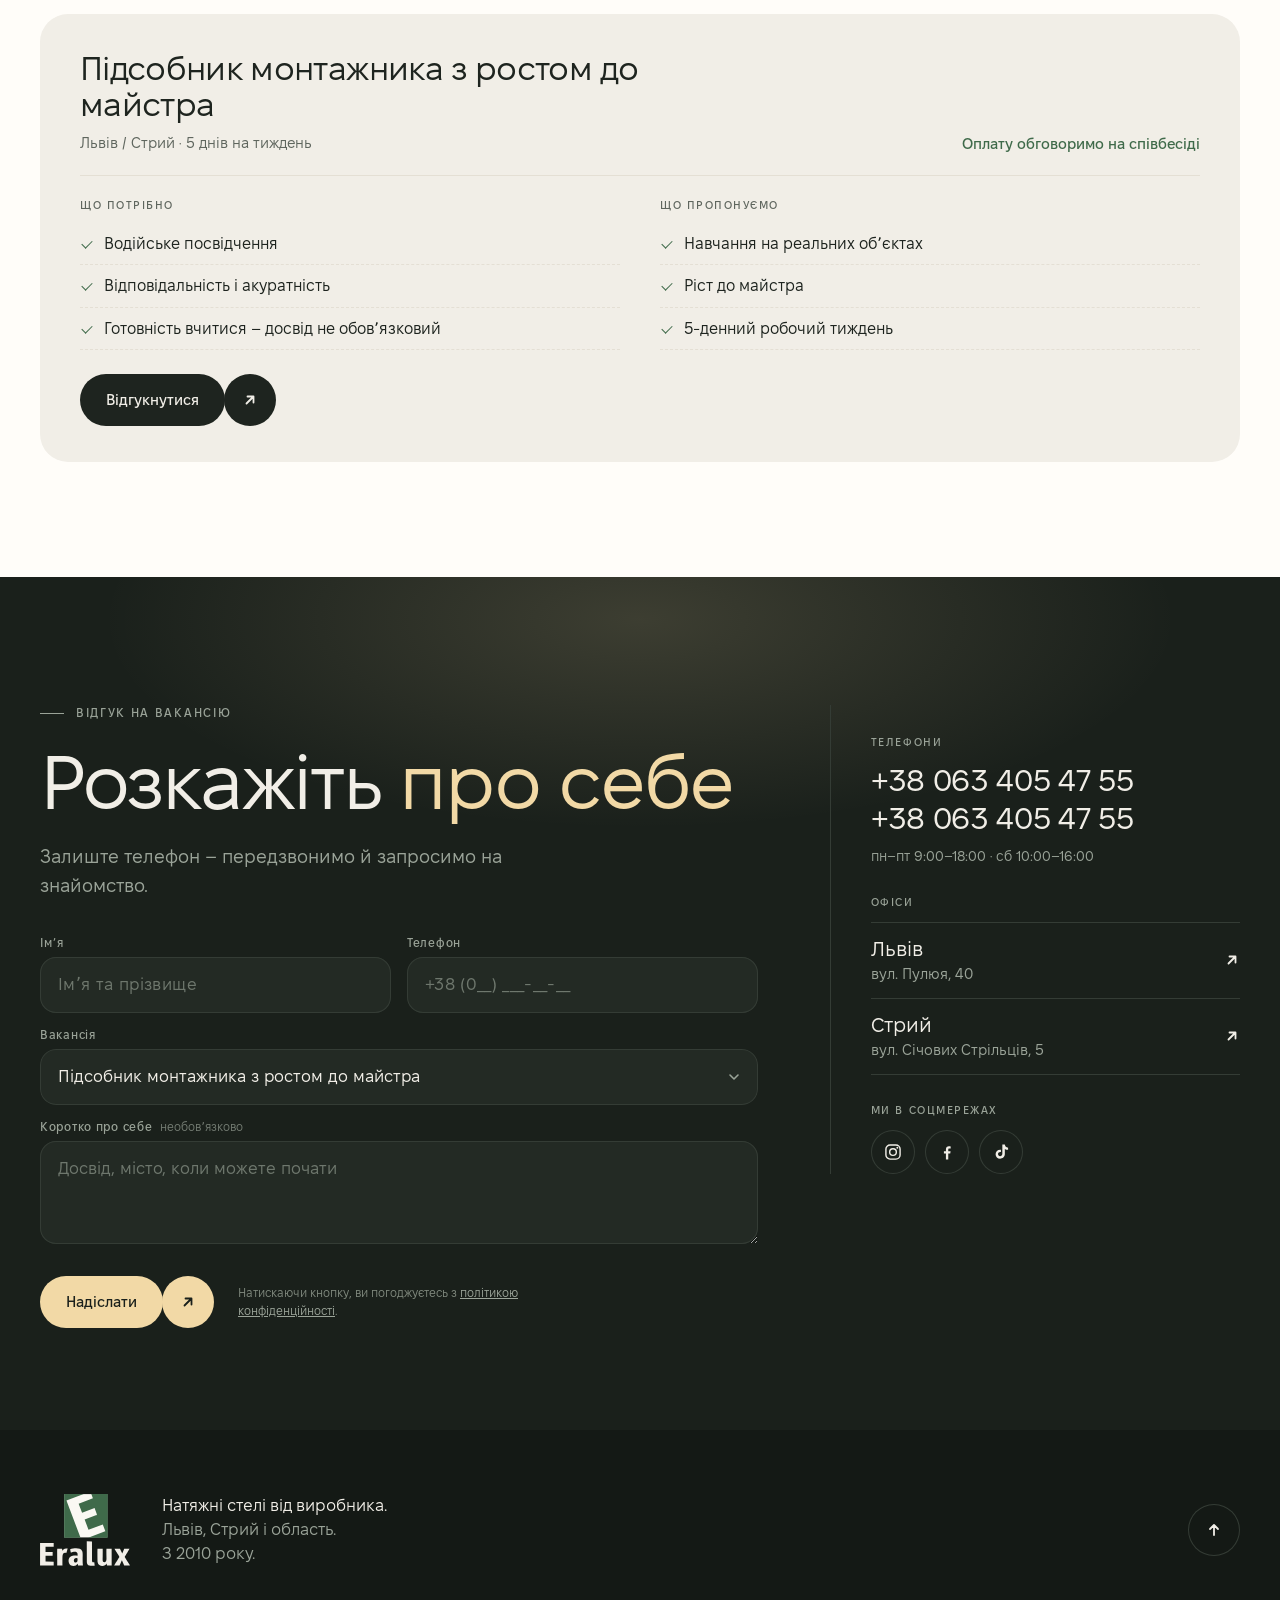
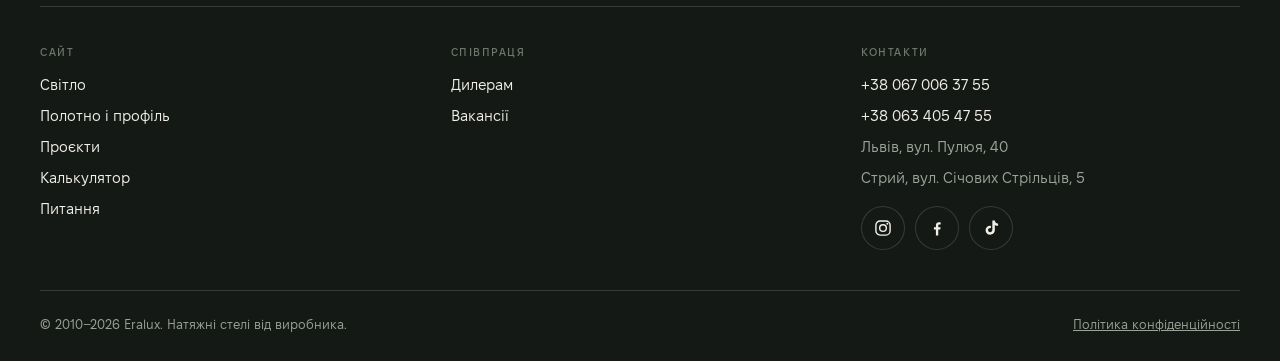
<file: vacancies.html>
<!doctype html>
<html lang="uk">
<head>
<meta charset="utf-8">
<meta name="viewport" content="width=device-width, initial-scale=1">
<title>Вакансії – натяжні стелі Eralux, Львів і Стрий</title>
<meta name="description" content="Eralux шукає людей у команду: підсобник монтажника з ростом до майстра. Навчання, 5-денний графік, Львів і Стрий.">
<meta name="theme-color" content="#F1EEE7">
<meta property="og:type" content="website">
<meta property="og:locale" content="uk_UA">
<meta property="og:title" content="Вакансії – натяжні стелі Eralux, Львів і Стрий">
<meta property="og:description" content="Eralux шукає людей у команду: підсобник монтажника з ростом до майстра. Навчання, 5-денний графік, Львів і Стрий.">
<link rel="canonical" href="https://eralux.com.ua/vacancies">
<meta property="og:url" content="https://eralux.com.ua/vacancies">
<meta property="og:image" content="https://eralux.com.ua/images/hero/h1-1280.webp">
<link rel="icon" href="images/brand/favicon.svg" type="image/svg+xml">
<link rel="preload" href="assets/fonts/FixelDisplay-Medium.woff2" as="font" type="font/woff2" crossorigin>
<link rel="preload" href="assets/fonts/FixelText-Regular.woff2" as="font" type="font/woff2" crossorigin>
<!-- Аналітика (як на старому сайті): Google Tag Manager, GA4, Meta Pixel -->
<script>(function(w,d,s,l,i){w[l]=w[l]||[];w[l].push({'gtm.start':new Date().getTime(),event:'gtm.js'});var f=d.getElementsByTagName(s)[0],j=d.createElement(s),dl=l!='dataLayer'?'&l='+l:'';j.async=true;j.src='https://www.googletagmanager.com/gtm.js?id='+i+dl;f.parentNode.insertBefore(j,f);})(window,document,'script','dataLayer','GTM-KP2CC7G');</script>
<script async src="https://www.googletagmanager.com/gtag/js?id=G-ZHMXN6GPWR"></script>
<script>window.dataLayer=window.dataLayer||[];function gtag(){dataLayer.push(arguments);}gtag('js',new Date());gtag('config','G-ZHMXN6GPWR');</script>
<script>!function(f,b,e,v,n,t,s){if(f.fbq)return;n=f.fbq=function(){n.callMethod?n.callMethod.apply(n,arguments):n.queue.push(arguments)};if(!f._fbq)f._fbq=n;n.push=n;n.loaded=!0;n.version='2.0';n.queue=[];t=b.createElement(e);t.async=!0;t.src=v;s=b.getElementsByTagName(e)[0];s.parentNode.insertBefore(t,s)}(window,document,'script','https://connect.facebook.net/en_US/fbevents.js');fbq('init','223537343170667');fbq('track','PageView');</script>
<link rel="stylesheet" href="assets/css/style.css?v=20261128a">
<noscript><link rel="stylesheet" href="assets/css/noscript.css?v=20261128a"></noscript>
<script src="assets/js/boot.js?v=20261128a"></script>
</head>
<body data-page="sub">
<noscript><iframe src="https://www.googletagmanager.com/ns.html?id=GTM-KP2CC7G" height="0" width="0" style="display:none;visibility:hidden" title="GTM"></iframe></noscript>
<a class="skip" href="#main">Перейти до змісту</a>

<!-- Надхедер -->
<div class="topbar" id="topbar">
  <p class="topbar__in"><span class="bolt" aria-hidden="true"><svg viewBox="0 0 12 16"><path d="M7 0 0 9h5l-1 7 7-9H6z"/></svg></span><span data-bind="hero.power">Працюємо навіть за відсутності світла</span></p>
</div>

<!-- 1. ХЕДЕР -->
<header class="hdr" id="hdr">
  <div class="hdr__in">
    <a class="hdr__logo" href="index.html" aria-label="Eralux – на початок">
      <img src="images/brand/logo.svg" alt="Eralux" width="68" height="54">
    </a>
    <nav class="nav" aria-label="Основне меню">
      <ul class="nav__list" id="nav-list">
        <li><a href="index.html#light">Світло</a></li>
        <li><a href="index.html#ceilings">Стелі</a></li>
        <li><a href="index.html#projects">Проєкти</a></li>
        <li><a href="index.html#calc">Калькулятор</a></li>
        <li><a href="dealers.html">Дилерам</a></li>
        <li><a href="vacancies.html">Вакансії</a></li>
      </ul>
      <span class="nav__pill" aria-hidden="true"></span>
    </nav>
    <div class="hdr__right">
      <a class="hdr__phone" id="header-phone" href="tel:+380670063755">
        <span data-bind="header.phone_label">+38 067 006 37 55</span>
        <small data-bind="header.schedule">пн–пт 9–18, сб 10–16</small>
      </a>
      <a class="btn btn--dark hdr__cta" href="index.html#measure">
        <span class="btn__tx" data-bind="header.cta">Безкоштовний замір</span>
        <span class="btn__ar" aria-hidden="true"><svg viewBox="0 0 16 16"><path d="M4.5 11.5l7-7M5.5 4.5h6v6"/></svg><svg viewBox="0 0 16 16"><path d="M4.5 11.5l7-7M5.5 4.5h6v6"/></svg></span>
      </a>
      <button class="burger" id="burger" type="button" aria-expanded="false" aria-controls="menu">
        <span>Меню</span>
        <span class="burger__ic" aria-hidden="true"><i></i><i></i></span>
      </button>
    </div>
  </div>
</header>

<!-- Мобільне меню -->
<div class="menu" id="menu" hidden>
  <div class="menu__in">
    <ul class="menu__list" id="menu-list">
      <li><a href="index.html#light">Світло</a></li>
      <li><a href="index.html#ceilings">Стелі</a></li>
      <li><a href="index.html#projects">Проєкти</a></li>
      <li><a href="index.html#calc">Калькулятор</a></li>
      <li><a href="dealers.html">Дилерам</a></li>
      <li><a href="vacancies.html">Вакансії</a></li>
    </ul>
    <div class="menu__foot">
      <ul class="soc soc--menu" aria-label="Соцмережі"><li data-social="instagram"><a href="https://www.instagram.com/eralux_lviv/" target="_blank" rel="noopener" aria-label="Eralux у Instagram"><svg viewBox="0 0 24 24" aria-hidden="true"><rect x="3.5" y="3.5" width="17" height="17" rx="5" fill="none" stroke="currentColor" stroke-width="1.7"/><circle cx="12" cy="12" r="4" fill="none" stroke="currentColor" stroke-width="1.7"/><circle cx="17.2" cy="6.8" r="1.15" fill="currentColor"/></svg></a></li><li data-social="facebook"><a href="https://www.facebook.com/eraluxstryi/" target="_blank" rel="noopener" aria-label="Eralux у Facebook"><svg viewBox="0 0 24 24" aria-hidden="true"><path fill="currentColor" d="M13.5 21v-7.2h2.4l.4-2.8h-2.8V9.2c0-.8.2-1.4 1.4-1.4h1.5V5.3c-.3 0-1.1-.1-2.1-.1-2.1 0-3.6 1.3-3.6 3.7v2.1H8.3v2.8h2.4V21z"/></svg></a></li><li data-social="tiktok" hidden><a href="#" target="_blank" rel="noopener" aria-label="Eralux у TikTok"><svg viewBox="0 0 24 24" aria-hidden="true"><path fill="currentColor" d="M16.6 3c.3 2.2 1.6 3.6 3.9 3.8v2.6c-1.4.1-2.7-.3-3.9-1.1v6.1c0 3.6-2.9 5.6-5.7 5.6-3 0-5.4-2.3-5.4-5.4 0-3.4 2.9-5.8 6.4-5.3v2.8c-1.6-.4-3.5.4-3.5 2.4 0 1.5 1.1 2.6 2.5 2.6 1.5 0 2.7-1 2.7-2.9V3z"/></svg></a></li></ul>
      <a class="menu__phone" id="menu-phone" href="tel:+380670063755" data-bind="header.phone_label">+38 067 006 37 55</a>
      <a class="btn btn--glow" href="index.html#measure">
        <span class="btn__tx">Безкоштовний замір</span>
        <span class="btn__ar" aria-hidden="true"><svg viewBox="0 0 16 16"><path d="M4.5 11.5l7-7M5.5 4.5h6v6"/></svg><svg viewBox="0 0 16 16"><path d="M4.5 11.5l7-7M5.5 4.5h6v6"/></svg></span>
      </a>
    </div>
  </div>
</div>

<main id="main">

<section class="phero" id="top" aria-labelledby="ph-title">
  <div class="wrap phero__grid">
    <div class="phero__text">
      <div class="hero__meta" data-reveal><span data-bind="vacancies.label">Вакансії</span><span data-bind="vacancies.label_right">Львів і Стрий</span></div>
      <h1 class="phero__title" id="ph-title" data-reveal><span data-bind="vacancies.title_1">Шукаємо людей</span> <b data-bind="vacancies.title_2">у команду</b></h1>
      <p class="phero__lead" data-reveal data-bind="vacancies.text">16 років робимо натяжні стелі й самі виготовляємо полотно. Навчимо ремесла з нуля – і допоможемо вирости до майстра.</p>
      <div class="hero__ctas" data-reveal>
        <a class="btn btn--green" href="#openings"><span class="btn__tx" data-bind="vacancies.button">Дивитися вакансії</span><span class="btn__ar" aria-hidden="true"><svg viewBox="0 0 16 16"><path d="M4.5 11.5l7-7M5.5 4.5h6v6"/></svg><svg viewBox="0 0 16 16"><path d="M4.5 11.5l7-7M5.5 4.5h6v6"/></svg></span></a>
        <a class="tlink" href="tel:+380670063755" data-tel>+38 067 006 37 55</a>
      </div>
    </div>
    <figure class="phero__pic phero__pic--wide" data-reveal="photo"><img src="images/about/team.webp" width="960" height="720" alt="Бригада Eralux на обʼєкті після монтажу стелі" fetchpriority="high"><figcaption class="tag">Наша бригада</figcaption></figure>
  </div>
</section>

<section class="psec psec--linen" aria-labelledby="whyv-title">
  <div class="wrap">
    <p class="label" data-reveal><span>Чому в нас</span></p>
    <h2 class="h2" id="whyv-title" data-reveal><span>Ремесло, якого</span> <b>навчимо з нуля</b></h2>
    <ul class="cards cards--4">
        <li class="card" data-reveal><span class="card__n">01</span><h3 class="card__t">Стабільна робота</h3><p class="card__p">Компанія на ринку з 2010 року, власне виробництво й постійні замовлення.</p></li>
        <li class="card" data-reveal><span class="card__n">02</span><h3 class="card__t">Навчання від майстрів</h3><p class="card__p">Вчимося на реальних обʼєктах поруч з досвідченою бригадою.</p></li>
        <li class="card" data-reveal><span class="card__n">03</span><h3 class="card__t">Ріст до майстра</h3><p class="card__p">Від підсобника – до самостійного монтажника.</p></li>
        <li class="card" data-reveal><span class="card__n">04</span><h3 class="card__t">5 днів на тиждень</h3><p class="card__p">Стабільний графік і вільні вихідні.</p></li>
    </ul>
  </div>
</section>

<section class="psec" id="openings" aria-labelledby="open-title">
  <div class="wrap">
    <p class="label" data-reveal><span>Відкриті вакансії</span></p>
    <h2 class="h2" id="open-title" data-reveal><span>Кого</span> <b>шукаємо зараз</b></h2>
    <div class="vacs" id="vacs">
      <article class="vac" data-reveal>
        <div class="vac__head">
          <div><h3 class="vac__t">Підсобник монтажника з ростом до майстра</h3><p class="vac__meta">Львів / Стрий · 5 днів на тиждень</p></div>
          <p class="vac__pay">Оплату обговоримо на співбесіді</p>
        </div>
        <div class="vac__cols">
          <div><p class="vac__st">Що потрібно</p><ul class="vac__list"><li>Водійське посвідчення</li><li>Відповідальність і акуратність</li><li>Готовність вчитися – досвід не обовʼязковий</li></ul></div>
          <div><p class="vac__st">Що пропонуємо</p><ul class="vac__list"><li>Навчання на реальних обʼєктах</li><li>Ріст до майстра</li><li>5-денний робочий тиждень</li></ul></div>
        </div>
        <a class="btn btn--dark vac__btn" href="#job-form" data-vacancy="Підсобник монтажника з ростом до майстра"><span class="btn__tx">Відгукнутися</span><span class="btn__ar" aria-hidden="true"><svg viewBox="0 0 16 16"><path d="M4.5 11.5l7-7M5.5 4.5h6v6"/></svg><svg viewBox="0 0 16 16"><path d="M4.5 11.5l7-7M5.5 4.5h6v6"/></svg></span></a>
      </article>
    </div>
  </div>
</section>

<section class="cta" id="job-form" aria-labelledby="jf-title">
  <div class="cta__glow" aria-hidden="true"></div>
  <div class="wrap cta__grid">
    <div class="cta__main">
      <p class="label" data-reveal><span>Відгук на вакансію</span></p>
      <h2 class="h2" id="jf-title" data-reveal><span>Розкажіть</span> <b>про себе</b></h2>
      <p class="cta__lead" data-reveal>Залиште телефон – передзвонимо й запросимо на знайомство.</p>
      <form class="lead" id="job-lead" novalidate data-reveal>
        <div class="lead__row">
          <div class="fld fld--dark"><label for="j-name">Імʼя</label><input id="j-name" name="name" type="text" autocomplete="name" maxlength="80" placeholder="Імʼя та прізвище"></div>
          <div class="fld fld--dark"><label for="j-tel">Телефон</label><input id="j-tel" name="phone" type="tel" inputmode="tel" autocomplete="tel" placeholder="+38 (0__) ___-__-__" required></div>
        </div>
        <div class="fld fld--dark"><label for="j-vac">Вакансія</label><select id="j-vac" name="vacancy"><option>Підсобник монтажника з ростом до майстра</option><option>Інша посада</option></select></div>
        <div class="fld fld--dark"><label for="j-about">Коротко про себе <span>необовʼязково</span></label><textarea id="j-about" name="comment" rows="3" maxlength="900" placeholder="Досвід, місто, коли можете почати"></textarea></div>
        <input class="hp" type="text" name="company" tabindex="-1" autocomplete="off" aria-hidden="true">
        <div class="lead__foot">
          <button class="btn btn--glow" type="submit"><span class="btn__tx">Надіслати</span><span class="btn__ar" aria-hidden="true"><svg viewBox="0 0 16 16"><path d="M4.5 11.5l7-7M5.5 4.5h6v6"/></svg><svg viewBox="0 0 16 16"><path d="M4.5 11.5l7-7M5.5 4.5h6v6"/></svg></span></button>
          <p class="lead__small">Натискаючи кнопку, ви погоджуєтесь з <a href="privacy.html">політикою конфіденційності</a>.</p>
        </div>
        <p class="lead__err" role="alert" hidden></p>
      </form>
      <div class="lead-ok" id="job-ok" hidden tabindex="-1">
        <span class="res__check" aria-hidden="true"><svg viewBox="0 0 24 24"><path d="M5 12.5l4.5 4.5L19 7.5"/></svg></span>
        <p class="res__okt">Дякуємо!</p>
        <p class="res__okp">Передзвонимо найближчим часом і домовимося про зустріч.</p>
      </div>
    </div>
    <aside class="cta__side" aria-label="Контакти" data-reveal>
      <div class="cbl">
        <p class="cbl__t">Телефони</p>
        <a class="cbl__big" href="tel:+380670063755" data-tel>+38 067 006 37 55</a>
        <a class="cbl__big" href="tel:+380634054755">+38 063 405 47 55</a>
        <p class="cbl__s">пн–пт 9:00–18:00 · сб 10:00–16:00</p>
      </div>
      <div class="cbl">
        <p class="cbl__t">Офіси</p>
        <a class="cbl__addr" href="https://www.google.com/maps/search/?api=1&amp;query=%D0%9B%D1%8C%D0%B2%D1%96%D0%B2%2C+%D0%B2%D1%83%D0%BB.+%D0%9F%D1%83%D0%BB%D1%8E%D1%8F+40" target="_blank" rel="noopener"><span><b>Львів</b> вул. Пулюя, 40</span><svg viewBox="0 0 16 16" aria-hidden="true"><path d="M4.5 11.5l7-7M5.5 4.5h6v6"/></svg></a>
        <a class="cbl__addr" href="https://maps.app.goo.gl/RYuzzSQdiH32nRLD8" target="_blank" rel="noopener"><span><b>Стрий</b> вул. Січових Стрільців, 5</span><svg viewBox="0 0 16 16" aria-hidden="true"><path d="M4.5 11.5l7-7M5.5 4.5h6v6"/></svg></a>
      </div>
      <div class="cbl">
        <p class="cbl__t">Ми в соцмережах</p>
        <ul class="soc" aria-label="Соцмережі"><li data-social="instagram"><a href="https://www.instagram.com/eralux_lviv/" target="_blank" rel="noopener" aria-label="Eralux у Instagram"><svg viewBox="0 0 24 24" aria-hidden="true"><rect x="3.5" y="3.5" width="17" height="17" rx="5" fill="none" stroke="currentColor" stroke-width="1.7"/><circle cx="12" cy="12" r="4" fill="none" stroke="currentColor" stroke-width="1.7"/><circle cx="17.2" cy="6.8" r="1.15" fill="currentColor"/></svg></a></li><li data-social="facebook"><a href="https://www.facebook.com/eraluxstryi/" target="_blank" rel="noopener" aria-label="Eralux у Facebook"><svg viewBox="0 0 24 24" aria-hidden="true"><path fill="currentColor" d="M13.5 21v-7.2h2.4l.4-2.8h-2.8V9.2c0-.8.2-1.4 1.4-1.4h1.5V5.3c-.3 0-1.1-.1-2.1-.1-2.1 0-3.6 1.3-3.6 3.7v2.1H8.3v2.8h2.4V21z"/></svg></a></li><li data-social="tiktok" hidden><a href="#" target="_blank" rel="noopener" aria-label="Eralux у TikTok"><svg viewBox="0 0 24 24" aria-hidden="true"><path fill="currentColor" d="M16.6 3c.3 2.2 1.6 3.6 3.9 3.8v2.6c-1.4.1-2.7-.3-3.9-1.1v6.1c0 3.6-2.9 5.6-5.7 5.6-3 0-5.4-2.3-5.4-5.4 0-3.4 2.9-5.8 6.4-5.3v2.8c-1.6-.4-3.5.4-3.5 2.4 0 1.5 1.1 2.6 2.5 2.6 1.5 0 2.7-1 2.7-2.9V3z"/></svg></a></li></ul>
      </div>
    </aside>
  </div>
</section>

</main>

<footer class="ftr">
  <div class="wrap">
    <div class="ftr__top">
      <a class="ftr__logo" href="index.html" aria-label="Eralux – на початок"><img src="images/brand/logo-light.svg" alt="Eralux" width="90" height="72" loading="lazy"></a>
      <p class="ftr__slogan"><b>Натяжні стелі від виробника.</b><br>Львів, Стрий і область.<br>З 2010 року.</p>
      <a class="ftr__up" href="index.html" aria-label="Нагору"><svg viewBox="0 0 16 16" aria-hidden="true"><path d="M8 13V3M4 7l4-4 4 4"/></svg></a>
    </div>
    <div class="ftr__cols">
      <nav aria-label="Розділи сайту"><p class="ftr__t">Сайт</p><ul><li><a href="index.html#light">Світло</a></li><li><a href="index.html#ceilings">Полотно і профіль</a></li><li><a href="index.html#projects">Проєкти</a></li><li><a href="index.html#calc">Калькулятор</a></li><li><a href="index.html#faq">Питання</a></li></ul></nav>
      <nav aria-label="Співпраця"><p class="ftr__t">Співпраця</p><ul><li><a href="dealers.html">Дилерам</a></li><li><a href="vacancies.html">Вакансії</a></li></ul></nav>
      <div><p class="ftr__t">Контакти</p><ul><li><a href="tel:+380670063755">+38 067 006 37 55</a></li><li><a href="tel:+380634054755">+38 063 405 47 55</a></li><li>Львів, вул. Пулюя, 40</li><li>Стрий, вул. Січових Стрільців, 5</li></ul><ul class="soc" aria-label="Соцмережі"><li data-social="instagram"><a href="https://www.instagram.com/eralux_lviv/" target="_blank" rel="noopener" aria-label="Eralux у Instagram"><svg viewBox="0 0 24 24" aria-hidden="true"><rect x="3.5" y="3.5" width="17" height="17" rx="5" fill="none" stroke="currentColor" stroke-width="1.7"/><circle cx="12" cy="12" r="4" fill="none" stroke="currentColor" stroke-width="1.7"/><circle cx="17.2" cy="6.8" r="1.15" fill="currentColor"/></svg></a></li><li data-social="facebook"><a href="https://www.facebook.com/eraluxstryi/" target="_blank" rel="noopener" aria-label="Eralux у Facebook"><svg viewBox="0 0 24 24" aria-hidden="true"><path fill="currentColor" d="M13.5 21v-7.2h2.4l.4-2.8h-2.8V9.2c0-.8.2-1.4 1.4-1.4h1.5V5.3c-.3 0-1.1-.1-2.1-.1-2.1 0-3.6 1.3-3.6 3.7v2.1H8.3v2.8h2.4V21z"/></svg></a></li><li data-social="tiktok" hidden><a href="#" target="_blank" rel="noopener" aria-label="Eralux у TikTok"><svg viewBox="0 0 24 24" aria-hidden="true"><path fill="currentColor" d="M16.6 3c.3 2.2 1.6 3.6 3.9 3.8v2.6c-1.4.1-2.7-.3-3.9-1.1v6.1c0 3.6-2.9 5.6-5.7 5.6-3 0-5.4-2.3-5.4-5.4 0-3.4 2.9-5.8 6.4-5.3v2.8c-1.6-.4-3.5.4-3.5 2.4 0 1.5 1.1 2.6 2.5 2.6 1.5 0 2.7-1 2.7-2.9V3z"/></svg></a></li></ul></div>
    </div>
    <div class="ftr__bot">
      <p>© 2010–<span data-year>2026</span> Eralux. Натяжні стелі від виробника.</p>
      <a href="privacy.html">Політика конфіденційності</a>
    </div>
  </div>
</footer>

<!-- Мобільна планка -->
<div class="mbar" id="mbar">
  <a class="mbar__call" id="mbar-call" href="tel:+380670063755">
    <svg viewBox="0 0 20 20" aria-hidden="true"><path d="M6.6 2.5l2 4.2-1.8 1.4a10 10 0 004.9 4.9l1.4-1.8 4.2 2-1 3.3c-.2.6-.8 1-1.4 1A14.4 14.4 0 012.3 4.9c0-.6.4-1.2 1-1.4z"/></svg>
    Подзвонити
  </a>
  <a class="mbar__go" href="index.html#measure">Безкоштовний замір</a>
</div>

<script src="assets/js/main.js?v=20261128a" defer></script>
</body>
</html>
</file>
<file: assets/css/style.css>
/* Eralux – натяжні стелі. Стиль: льон / ніч, хвоя, латунь, Fixel. Кут 21° – з лого. */

/* ---------- Шрифти (локально, OFL) ---------- */
@font-face { font-family: "Fixel Display"; src: url(../fonts/FixelDisplay-Light.woff2) format("woff2"); font-weight: 300; font-display: swap; }
@font-face { font-family: "Fixel Display"; src: url(../fonts/FixelDisplay-Regular.woff2) format("woff2"); font-weight: 400; font-display: swap; }
@font-face { font-family: "Fixel Display"; src: url(../fonts/FixelDisplay-Medium.woff2) format("woff2"); font-weight: 500; font-display: swap; }
@font-face { font-family: "Fixel Text"; src: url(../fonts/FixelText-Regular.woff2) format("woff2"); font-weight: 400; font-display: swap; }
@font-face { font-family: "Fixel Text"; src: url(../fonts/FixelText-Medium.woff2) format("woff2"); font-weight: 500; font-display: swap; }

/* ---------- Токени ---------- */
:root {
  --linen: #F1EEE7;
  --chalk: #FAF8F3;
  --stone: #E4DFD4;
  --ink: #1E241F;
  --mute: #5F665E;          /* 5,3:1 на льоні */
  --night: #1A201B;
  --night-2: #232A24;
  --night-line: #343C35;
  --night-mute: #9AA398;
  --green: #3F6A4A;         /* 5,9:1 на льоні */
  --green-hover: #355A3F;
  --brass: #B8935A;
  --glow: #F2D9A6;

  --display: "Fixel Display", "Fixel Text", system-ui, sans-serif;
  --text: "Fixel Text", system-ui, sans-serif;

  --r-lg: 28px;
  --r-xl: 36px;
  --pad: 20px;              /* бічний відступ контенту */
  --frame: 10px;            /* відступ рамки першого екрана */
  --hdr-h: 72px;
  --bar: 38px;
  --btn-h: 52px;
  --chip-h: 52px;
  --island: calc(100vw - 20px);
  --ease: cubic-bezier(.22, .8, .24, 1);
  --ease-in-out: cubic-bezier(.65, 0, .35, 1);
}
@media (min-width: 768px)  { :root { --pad: 32px; --frame: 14px; --hdr-h: 84px; } }
@media (min-width: 1024px) { :root { --pad: 40px; --frame: 16px; --hdr-h: 96px; --island: 900px; } }
@media (min-width: 1280px) { :root { --island: 1100px; } }
@media (min-width: 1440px) { :root { --pad: 56px; } }

/* ---------- База ---------- */
*, *::before, *::after { box-sizing: border-box; }
html { -webkit-text-size-adjust: 100%; scroll-behavior: smooth; scroll-padding-top: var(--hdr-h); }
body { margin: 0; background: var(--linen); color: var(--ink); font: 400 16px/1.55 var(--text); -webkit-font-smoothing: antialiased; text-rendering: optimizeLegibility; }
img { display: block; max-width: 100%; height: auto; }
[hidden] { display: none !important; }
a { color: inherit; }
ul, ol { list-style: none; margin: 0; padding: 0; }
h1, h2, h3, p { margin: 0; }
button { font: inherit; color: inherit; background: none; border: 0; padding: 0; cursor: pointer; }
:focus-visible { outline: 2px solid var(--green); outline-offset: 3px; border-radius: 6px; }
.skip { position: absolute; left: 12px; top: -60px; z-index: 100; background: var(--ink); color: var(--linen); padding: 10px 16px; border-radius: 999px; text-decoration: none; }
.skip:focus { top: 12px; }

/* ---------- Кнопки ---------- */
.btn { display: inline-flex; align-items: center; white-space: nowrap; text-decoration: none; font: 500 15px/1 var(--text); --bg: var(--ink); --fg: var(--linen); }
.btn__tx { display: inline-flex; align-items: center; height: var(--btn-h); background: var(--bg); color: var(--fg); padding: 0 26px; border-radius: 999px; transition: background-color .4s var(--ease), color .4s var(--ease); }
.btn__ar { width: var(--btn-h); height: var(--btn-h); margin-left: -1px; border-radius: 50%; background: var(--bg); color: var(--fg); display: grid; place-items: center; overflow: hidden; transition: background-color .4s var(--ease); }
.btn__ar svg { width: 16px; height: 16px; fill: none; stroke: currentColor; stroke-width: 1.8; stroke-linecap: round; stroke-linejoin: round; grid-area: 1 / 1; transition: transform .6s var(--ease); }
.btn__ar svg + svg { transform: translate(-150%, 150%); }
.btn:hover .btn__ar svg:first-child, .btn:focus-visible .btn__ar svg:first-child { transform: translate(150%, -150%); }
.btn:hover .btn__ar svg + svg, .btn:focus-visible .btn__ar svg + svg { transform: none; }
.btn--dark { --bg: var(--ink); --fg: var(--linen); }
.btn--dark:hover { --bg: #000; }
.btn--green { --bg: var(--green); --fg: var(--chalk); }
.btn--green:hover { --bg: var(--green-hover); }
.btn--glow { --bg: var(--glow); --fg: var(--night); }
.btn--line .btn__tx { background: transparent; color: var(--ink); box-shadow: inset 0 0 0 1px var(--ink); }
.btn--line:hover .btn__tx { background: var(--ink); color: var(--linen); }

/* ---------- Надхедер ---------- */
.topbar { position: relative; z-index: 51; height: var(--bar); display: flex; align-items: center; justify-content: center; background: var(--night); color: var(--linen); }
.topbar__in { display: flex; align-items: center; gap: 10px; padding: 0 var(--pad); font: 500 12px/1 var(--text); letter-spacing: .08em; text-transform: uppercase; white-space: nowrap; }
.topbar .bolt { width: 22px; height: 22px; background: var(--night-2); box-shadow: inset 0 0 0 1px var(--night-line); }
@media (max-width: 374px) { .topbar__in { font-size: 11px; letter-spacing: .04em; } }

/* ---------- 1. Хедер ---------- */
.hdr { position: fixed; top: var(--bar); left: 0; right: 0; z-index: 50; padding: 0; transition: top .45s var(--ease), padding .6s var(--ease); }
.hdr.is-stuck { top: 0; }
/* меню відкрите вгорі сторінки: хедер лишається під топбаром */
.hdr__in { height: var(--hdr-h); max-width: 100%; margin: 0 auto; display: flex; align-items: center; justify-content: space-between; gap: 16px; padding: 0 var(--pad); border-radius: 999px; transition: max-width .7s var(--ease), height .6s var(--ease), padding .6s var(--ease), background-color .5s var(--ease), box-shadow .5s var(--ease); }
.hdr__logo img { width: auto; height: 52px; transition: height .6s var(--ease); }
@media (min-width: 1024px) { .hdr__logo img { height: 72px; } }
.hdr.is-stuck { padding-top: 10px; }
.hdr.is-stuck .hdr__in { max-width: var(--island); height: 62px; padding: 0 6px 0 26px; background: rgba(250, 248, 243, .94); -webkit-backdrop-filter: blur(16px) saturate(1.3); backdrop-filter: blur(16px) saturate(1.3); box-shadow: 0 0 0 1px rgba(30, 36, 31, .07), 0 12px 32px -16px rgba(30, 36, 31, .35); }
.hdr.is-stuck .hdr__logo img { height: 42px; }
.hdr.is-stuck .hdr__phone small { display: none; }
.hdr.is-stuck .hdr__cta { --btn-h: 50px; }
.hdr.is-stuck .nav { padding: 4px; }
.hdr.is-stuck .burger { height: 50px; }
.hdr.is-hidden { transform: translateY(-120%); }
.menu-open .hdr { transform: none; }

.nav { display: none; position: relative; }
@media (min-width: 1024px) {
  .nav { display: block; background: var(--chalk); border-radius: 999px; padding: 5px; box-shadow: inset 0 0 0 1px var(--stone); }
  .nav__list { display: flex; position: relative; z-index: 1; }
  .nav__list a { display: block; padding: 11px 15px; border-radius: 999px; text-decoration: none; font: 500 14px/1 var(--text); transition: color .35s var(--ease); }
  .nav__list a.is-hot { color: var(--linen); }
  .nav__pill { position: absolute; top: 5px; left: 0; height: calc(100% - 10px); width: 0; border-radius: 999px; background: var(--ink); opacity: 0; transition: transform .5s var(--ease), width .5s var(--ease), opacity .3s; }
  .nav.has-pill .nav__pill { opacity: 1; }
}
@media (min-width: 1024px) and (max-width: 1279px) { .nav__list a { padding: 11px 11px; } }

.hdr__right { display: flex; align-items: center; gap: 14px; }
.hdr__phone { display: none; text-decoration: none; text-align: right; font: 500 15px/1.2 var(--text); }
.hdr__phone small { display: block; font: 400 12px/1.3 var(--text); color: var(--mute); }
.hdr__cta { display: none; }
@media (min-width: 768px) { .hdr__phone, .hdr__cta { display: inline-flex; } .hdr__phone { display: block; } }
@media (min-width: 1024px) and (max-width: 1279px) { .hdr__phone { display: none; } }

.burger { display: inline-flex; align-items: center; gap: 10px; height: 46px; padding: 0 6px 0 18px; border-radius: 999px; background: var(--chalk); box-shadow: inset 0 0 0 1px var(--stone); font: 500 14px/1 var(--text); }
.burger__ic { width: 34px; height: 34px; border-radius: 50%; background: var(--ink); display: grid; place-content: center; gap: 4px; }
.burger__ic i { display: block; width: 14px; height: 1.6px; background: var(--linen); border-radius: 2px; transition: transform .5s var(--ease); }
.burger[aria-expanded="true"] .burger__ic i:first-child { transform: translateY(2.8px) rotate(45deg); }
.burger[aria-expanded="true"] .burger__ic i:last-child { transform: translateY(-2.8px) rotate(-45deg); }
@media (min-width: 1024px) { .burger { display: none; } }

/* Мобільний хедер: на старті – звичайний на всю ширину, при скролі – компактний острівець */
@media (max-width: 1023px) {
  .hdr__in { --mi: 236px; width: 100%; height: 64px; gap: 18px; }
  .hdr__logo img { height: 42px; }
  .burger { height: 48px; padding: 0 5px 0 16px; background: var(--ink); color: var(--linen); box-shadow: none; }
  .burger__ic { background: var(--linen); }
  .burger__ic i { background: var(--ink); }
  .hdr.is-stuck { padding-top: 10px; }
  .hdr.is-stuck .hdr__in { max-width: min(var(--mi), calc(100vw - 20px)); height: 58px; padding: 0 5px 0 18px; }
  .hdr.is-stuck .hdr__logo img { height: 38px; }
  .hdr.is-stuck .burger { height: 48px; }
  .menu-open .burger { background: var(--glow); color: var(--night); }
  .menu-open .burger__ic { background: var(--night); }
  .menu-open .burger__ic i { background: var(--glow); }
  .menu-open .hdr.is-stuck .hdr__in { background: var(--night-2); box-shadow: 0 0 0 1px var(--night-line); -webkit-backdrop-filter: none; backdrop-filter: none; }
}
@media (min-width: 768px) and (max-width: 1023px) {
  .hdr__in { --mi: 660px; gap: 22px; }
  .hdr__phone small { display: none; }
  .hdr__cta { --btn-h: 48px; }
}

/* Мобільне меню */
.menu { position: fixed; inset: 0; z-index: 40; background: var(--night); color: var(--linen); display: flex; padding: calc(var(--bar) + var(--hdr-h) + var(--frame) + 28px) var(--pad) calc(28px + env(safe-area-inset-bottom)); clip-path: inset(0 0 100% 0 round 0 0 var(--r-xl) var(--r-xl)); transition: clip-path .7s var(--ease-in-out); }
.menu[hidden] { display: none; }
.menu.is-open { clip-path: inset(0 0 0 0 round 0); }
.menu__in { display: flex; flex-direction: column; justify-content: space-between; gap: 44px; width: 100%; min-height: min-content; }
.menu { overflow-y: auto; overscroll-behavior: contain; }
.menu__list a { display: block; padding: 8px 0; text-decoration: none; font: 400 clamp(32px, min(10vw, 5.6vh), 56px)/1.1 var(--display); letter-spacing: -.02em; opacity: 0; transform: translateY(24px); transition: opacity .5s var(--ease), transform .6s var(--ease), color .3s; }
.menu__list a:hover { color: var(--glow); }
.menu.is-open .menu__list a { opacity: 1; transform: none; }
.menu.is-open .menu__list li:nth-child(1) a { transition-delay: .18s; }
.menu.is-open .menu__list li:nth-child(2) a { transition-delay: .23s; }
.menu.is-open .menu__list li:nth-child(3) a { transition-delay: .28s; }
.menu.is-open .menu__list li:nth-child(4) a { transition-delay: .33s; }
.menu.is-open .menu__list li:nth-child(5) a { transition-delay: .38s; }
.menu.is-open .menu__list li:nth-child(6) a { transition-delay: .43s; }
.menu__foot { display: flex; flex-direction: column; gap: 22px; align-items: flex-start; }
.menu__phone { font: 400 26px/1 var(--display); text-decoration: none; }
.menu-open .burger { background: var(--night-2); box-shadow: inset 0 0 0 1px var(--night-line); color: var(--linen); }
.menu-open .burger__ic { background: var(--glow); }
.menu-open .burger__ic i { background: var(--night); }
.menu-open { overflow: hidden; }

/* ---------- 2. Перший екран ---------- */
.hero { background: #FFFDF9; }
.hero__frame { position: relative; max-width: 1600px; margin: 0 auto; padding: calc(var(--hdr-h) + 24px) var(--pad) var(--pad); }
@media (min-width: 1024px) { .hero__frame { padding-top: calc(var(--hdr-h) + 36px); padding-bottom: 40px; } }

.hero__meta { display: flex; justify-content: space-between; gap: 16px; font: 500 11px/1.4 var(--text); letter-spacing: .14em; text-transform: uppercase; color: var(--mute); }
.hero__meta { flex-direction: row; justify-content: space-between; gap: 10px; }

@media (min-width: 768px) { .hero__meta { flex-direction: row; font-size: 12px; align-items: center; } }

.hero__title { margin: 22px 0 0; font: 500 clamp(40px, 6.9vw + 10px, 104px)/1 var(--display); letter-spacing: -.035em; }
.hero__title .ln { display: block; overflow: hidden; padding-bottom: .1em; margin-bottom: -.1em; }
.hero__title .ln > span { display: inline-block; }
.hero__title .b { font-weight: inherit; }
.ln--accent { color: var(--green); }
@media (min-width: 1024px) { .ln--accent { padding-left: 16%; } .hero__title { margin-top: 24px; } }

.hero__row { display: grid; gap: 28px; margin-top: 30px; }
@media (min-width: 1024px) { .hero__row { grid-template-columns: 1fr auto; align-items: end; margin-top: 36px; } }
.hero__text { font: 400 clamp(17px, .5vw + 15px, 20px)/1.5 var(--text); color: var(--mute); max-width: 25em; }
.hero__ctas { display: flex; flex-wrap: wrap; gap: 12px; margin-top: 24px; }
.hero__right { display: flex; flex-wrap: wrap; gap: 8px; align-items: center; }
@media (min-width: 1024px) { .hero__right { justify-content: flex-end; flex-wrap: nowrap; } }

.rate { display: inline-flex; align-items: center; gap: 12px; height: var(--chip-h); padding: 0 4px; border-radius: 999px; background: var(--chalk); box-shadow: inset 0 0 0 1px var(--stone); text-decoration: none; font: 400 14px/1 var(--text); transition: box-shadow .4s var(--ease); }
.rate:hover { box-shadow: inset 0 0 0 1px var(--ink); }
.rate__score { display: inline-flex; align-items: center; gap: 6px; height: 44px; background: var(--ink); color: var(--glow); border-radius: 999px; padding: 0 16px; font-weight: 500; }
.rate__score svg { width: 14px; height: 14px; fill: currentColor; }
.rate__tx { color: var(--mute); }
.rate__tx b { color: var(--ink); font-weight: 500; }
.rate__ar { width: 44px; height: 44px; border-radius: 50%; display: grid; place-items: center; box-shadow: inset 0 0 0 1px var(--stone); transition: transform .5s var(--ease), background-color .4s; }
.rate__ar svg { width: 14px; height: 14px; fill: none; stroke: var(--ink); stroke-width: 1.8; stroke-linecap: round; stroke-linejoin: round; }
.rate:hover .rate__ar { transform: rotate(45deg); background: var(--linen); }


/* Факти першого екрана (замість пігулок) */
.hfacts { display: grid; margin: 0; width: 100%; }
.hfacts__i { display: flex; align-items: baseline; justify-content: space-between; gap: 16px; padding: 14px 0; border-top: 1px solid var(--stone); }
.hfacts__i:last-child { border-bottom: 1px solid var(--stone); }
.hfacts dt { font: 400 clamp(22px, .8vw + 18px, 32px)/1 var(--display); letter-spacing: -.02em; white-space: nowrap; }
.hfacts dd { margin: 0; font: 400 13px/1.3 var(--text); color: var(--mute); text-align: right; }
.hfacts__link { display: inline-flex; align-items: baseline; gap: 10px; text-decoration: none; }
.stars { font-size: 14px; letter-spacing: 2px; color: var(--brass); transform: translateY(-2px); }
.hfacts__link:hover .stars { color: var(--green); }
@media (min-width: 768px) {
  .hfacts { grid-template-columns: repeat(3, auto); }
  .hfacts__i, .hfacts__i:last-child { display: block; padding: 2px 0 2px 28px; margin-left: 28px; border: 0; border-left: 1px solid var(--stone); }
  .hfacts__i:first-child { margin-left: 0; padding-left: 0; border-left: 0; }
  .hfacts dd { margin-top: 10px; text-align: left; }
}
@media (min-width: 1024px) { .hero__right .hfacts { width: auto; } }

/* Текстове посилання замість другорядної кнопки */
.tlink { display: inline-flex; align-items: center; gap: 8px; height: var(--btn-h); font: 500 15px/1 var(--text); color: var(--ink); text-decoration: none; }
.tlink span { padding: 4px 0; background: linear-gradient(currentColor, currentColor) left bottom / 100% 1px no-repeat; transition: background-size .5s var(--ease); }
.tlink svg { width: 14px; height: 14px; fill: none; stroke: currentColor; stroke-width: 1.8; stroke-linecap: round; stroke-linejoin: round; transition: transform .5s var(--ease); }
.tlink:hover span { background-size: 0% 1px; background-position: right bottom; }
.tlink:hover svg { transform: translate(2px, -2px); }
.hero__ctas { align-items: center; column-gap: 24px; }

/* Мітки-текст через крапку (менше «пігулок») */


/* Теги умов */
.pills { display: flex; flex-wrap: wrap; gap: 8px; }

.pill { display: inline-flex; align-items: center; height: var(--chip-h); padding: 0 20px; border-radius: 999px; background: var(--linen); font: 400 14px/1 var(--text); color: var(--ink); white-space: nowrap; }
.pill--price { background: var(--ink); color: var(--linen); font-weight: 500; }
.bolt { width: 26px; height: 26px; border-radius: 50%; display: grid; place-items: center; background: var(--night); }
.bolt svg { width: 9px; height: 12px; fill: var(--glow); animation: bolt 4.6s linear 2.4s infinite; }
@keyframes bolt {
  0%, 62%, 100% { opacity: 1; filter: drop-shadow(0 0 3px rgba(242, 217, 166, .9)); }
  64% { opacity: .15; filter: none; }
  66% { opacity: 1; filter: drop-shadow(0 0 4px rgba(242, 217, 166, 1)); }
  68% { opacity: .3; filter: none; }
  71% { opacity: 1; filter: drop-shadow(0 0 6px rgba(242, 217, 166, 1)); }
}

/* Смуга фото */
.strip { display: flex; gap: 12px; margin: 34px calc(0px - var(--pad)) 0; padding: 0 var(--pad); overflow-x: auto; scroll-snap-type: x mandatory; scrollbar-width: none; }
.strip::-webkit-scrollbar { display: none; }
.strip__item { position: relative; flex: 0 0 82%; scroll-snap-align: center; aspect-ratio: 4 / 5; border-radius: 22px; overflow: hidden; background: var(--stone); isolation: isolate; }
.strip__item img { position: absolute; inset: 0; width: 100%; height: 100%; object-fit: cover; transition: transform 1.2s var(--ease); }
.strip__item::after { content: ""; position: absolute; inset: 0; background: linear-gradient(180deg, transparent 52%, rgba(18, 22, 18, .58)); pointer-events: none; }
.strip__item:hover img { transform: scale(1.04); }
.tag { position: absolute; z-index: 1; left: 16px; top: 16px; padding: 9px 13px; border-radius: 999px; background: rgba(250, 248, 243, .9); -webkit-backdrop-filter: blur(8px); backdrop-filter: blur(8px); font: 500 11px/1 var(--text); letter-spacing: .08em; text-transform: uppercase; color: var(--ink); }
.strip__cap { position: absolute; z-index: 1; left: 20px; right: 20px; bottom: 18px; color: #fff; font: 400 24px/1.1 var(--display); letter-spacing: -.01em; }
@media (min-width: 768px) {
  .strip { display: grid; grid-template-columns: 2.15fr 1fr 1fr; gap: 14px; margin: 36px 0 0; padding: 0; overflow: visible; }
  .strip__item { aspect-ratio: auto; height: clamp(300px, 30vw, 440px); border-radius: var(--r-lg); }
  .strip__item:not(.strip__item--main) .strip__cap { font-size: 20px; }
}
@media (min-width: 768px) and (max-width: 1023px) {
  .strip { grid-template-columns: 1fr 1fr; }
  .strip__item--main { grid-column: 1 / -1; }
}


/* Фото-посилання в смузі */
.strip__link { position: absolute; inset: 0; display: block; color: inherit; border-radius: inherit; }
.strip__go { position: absolute; z-index: 1; right: 16px; top: 16px; width: 38px; height: 38px; border-radius: 50%; display: grid; place-items: center; background: rgba(250, 248, 243, .9); -webkit-backdrop-filter: blur(8px); backdrop-filter: blur(8px); transform: scale(.6); opacity: 0; transition: transform .5s var(--ease), opacity .4s var(--ease); }
.strip__go svg { width: 14px; height: 14px; fill: none; stroke: var(--ink); stroke-width: 1.8; stroke-linecap: round; stroke-linejoin: round; }
.strip__link:hover .strip__go, .strip__link:focus-visible .strip__go { transform: none; opacity: 1; }
@media (hover: none) { .strip__go { transform: none; opacity: 1; } }

/* ---------- Спільне для секцій ---------- */
.wrap { padding: 0 var(--pad); max-width: 1600px; margin: 0 auto; }
.label { display: flex; align-items: center; gap: 12px; font: 500 11px/1.4 var(--text); letter-spacing: .14em; text-transform: uppercase; color: var(--mute); margin-bottom: 22px; }
.label::before { content: ""; width: 24px; height: 1px; background: currentColor; }
@media (min-width: 768px) { .label { font-size: 12px; } }
.h2 { font: 400 clamp(40px, 5vw + 12px, 92px)/1 var(--display); letter-spacing: -.03em; text-wrap: balance; }
.h2 b { font-weight: inherit; color: var(--green); }

/* ---------- 3. Про нас / цифри ---------- */
.about { padding: clamp(80px, 9vw, 150px) 0 clamp(70px, 8vw, 130px); }
.about__lead { text-wrap: pretty; font: 400 clamp(26px, 2.3vw + 14px, 50px)/1.16 var(--display); letter-spacing: -.02em; max-width: 22em; color: var(--mute); }
.about__lead b { font-weight: inherit; color: var(--ink); }
.facts { display: grid; grid-template-columns: 1fr 1fr; gap: 0; margin-top: clamp(40px, 5vw, 80px); }
.fact { position: relative; padding: 20px 18px 18px; min-height: 172px; display: flex; flex-direction: column; justify-content: space-between; gap: 16px; box-shadow: inset 0 0 0 .5px var(--stone), 0 0 0 .5px var(--stone); background: var(--linen); }
.fact__d { font: 400 13px/1.45 var(--text); color: var(--mute); max-width: 17em; }
.fact__n { display: flex; align-items: baseline; gap: 8px; }
.fact__n .count { font: 300 clamp(56px, 4.5vw + 20px, 104px)/.9 var(--display); letter-spacing: -.04em; }
.fact__n small { font: 400 15px/1 var(--text); color: var(--mute); }
.fact--dark { grid-column: 1 / -1; background: var(--night); color: var(--linen); box-shadow: none; border-radius: 0; }
.fact--dark .fact__d { color: var(--night-mute); max-width: 22em; }
.fact__t { font: 400 clamp(30px, 1.6vw + 22px, 44px)/1 var(--display); letter-spacing: -.02em; color: var(--glow); }
.fact__link { display: inline-flex; align-items: center; gap: 10px; font: 500 14px/1 var(--text); text-decoration: none; color: var(--linen); padding-bottom: 6px; border-bottom: 1px solid var(--night-line); align-self: flex-start; transition: border-color .4s var(--ease), gap .4s var(--ease); }
.fact__link svg { width: 14px; height: 14px; fill: none; stroke: currentColor; stroke-width: 1.8; stroke-linecap: round; stroke-linejoin: round; }
.fact__link:hover { border-color: var(--glow); gap: 14px; }
.fact--photo { grid-column: 1 / -1; padding: 0; min-height: 0; aspect-ratio: 4 / 3; overflow: hidden; box-shadow: none; }
@media (max-width: 767px) {
  .fact--c { grid-column: 1 / -1; min-height: 140px; }
  .fact--dark { margin-top: 12px; border-radius: 22px; }
  .facts .fact--photo { margin-top: 12px; border-radius: 22px; --clip-r: 22px; }
}
.fact--photo img { width: 100%; height: 100%; object-fit: cover; }
@media (min-width: 768px) {
  .facts { grid-template-columns: repeat(4, 1fr); grid-template-rows: auto auto; }
  .fact { min-height: 230px; padding: 24px 22px 22px; }
  .fact--a { grid-column: 1; grid-row: 1; }
  .fact--b { grid-column: 3; grid-row: 1; }
  .fact--c { grid-column: 2; grid-row: 2; }
  .fact--dark { grid-column: 4; grid-row: 1; }
  .fact--photo { grid-column: 4; grid-row: 2; aspect-ratio: auto; }
}
@media (min-width: 1024px) { .fact { min-height: 270px; padding: 26px 26px 24px; } .fact__d { font-size: 14px; } }
.facts .fact--photo { padding: 0; }


/* ---------- 4. Світло (день / вечір) ---------- */
.light { --bg: var(--linen); --fg: var(--ink); --sub: var(--mute); --line: var(--stone); --card: var(--chalk);
  background: var(--bg); color: var(--fg); padding: clamp(80px, 9vw, 150px) 0; transition: background-color 1s var(--ease), color 1s var(--ease); }
.light.is-night { --bg: var(--night); --fg: var(--linen); --sub: var(--night-mute); --line: var(--night-line); --card: var(--night-2); }
.light .label, .light__text { color: var(--sub); transition: color 1s var(--ease); }
.light__head { display: grid; gap: 22px; margin-bottom: clamp(32px, 4vw, 60px); }
@media (min-width: 1024px) { .light__head { grid-template-columns: 1fr minmax(0, 26em); align-items: end; } }
.light__text { font: 400 clamp(16px, .4vw + 14px, 19px)/1.55 var(--text); max-width: 26em; }
.light.is-night .h2 b { color: var(--glow); }
.h2 b { transition: color 1s var(--ease); }

.light__grid { display: grid; gap: 28px; }
@media (min-width: 1024px) { .light__grid { grid-template-columns: minmax(0, 1.9fr) minmax(320px, 1fr); gap: 40px; } }
.light__stage { position: relative; border-radius: var(--r-lg); overflow: hidden; background: var(--stone); aspect-ratio: 4 / 3; }
@media (min-width: 768px) { .light__stage { aspect-ratio: 3 / 2; } }
.light__pics, .light__pics img { position: absolute; inset: 0; width: 100%; height: 100%; object-fit: cover; }
.light__night { opacity: 0; transition: opacity 1.1s var(--ease-in-out); }
.light.is-night .light__night { opacity: 1; }
.light__pics.is-swap img { transition: opacity .35s ease; }

.switch { position: absolute; left: 16px; bottom: 16px; z-index: 2; display: block; width: 176px; height: 52px; padding: 0; border-radius: 999px; background: rgba(26, 32, 27, .8); -webkit-backdrop-filter: blur(10px); backdrop-filter: blur(10px); color: var(--night-mute); font: 500 14px/1 var(--text); box-shadow: inset 0 0 0 1px rgba(255, 255, 255, .08); }
/* без grid/flex на самій кнопці – Safari інакше зсуває підписи */
.switch__l, .switch__r, .switch__knob { position: absolute; top: 4px; bottom: 4px; width: calc(50% - 4px); border-radius: 999px; }
.switch__l, .switch__r { z-index: 1; display: flex; align-items: center; justify-content: center; transition: color .6s var(--ease); }
.switch__l { left: 4px; color: var(--night); }
.switch__r { right: 4px; }
.switch__knob { left: 4px; background: var(--linen); transition: transform .7s var(--ease), background-color .7s var(--ease), box-shadow .9s var(--ease); }
.switch[aria-checked="true"] .switch__knob { transform: translateX(100%); background: var(--glow); box-shadow: 0 0 28px 6px rgba(242, 217, 166, .5), 0 0 80px 18px rgba(242, 217, 166, .18); }
.switch[aria-checked="true"] .switch__l { color: var(--night-mute); }
.switch[aria-checked="true"] .switch__r { color: var(--night); }
@media (min-width: 768px) { .switch { left: 24px; bottom: 24px; } .light__room { right: 24px; top: 24px; } }
.light__room { position: absolute; right: 16px; top: 16px; z-index: 2; padding: 9px 13px; border-radius: 999px; background: rgba(250, 248, 243, .9); -webkit-backdrop-filter: blur(8px); backdrop-filter: blur(8px); font: 500 12px/1 var(--text); letter-spacing: .04em; color: var(--ink); }

.light__side { display: flex; flex-direction: column; gap: 26px; }
.rooms { display: flex; flex-direction: column; border-top: 1px solid var(--line); transition: border-color 1s var(--ease); }
.rooms button { width: 100%; display: grid; grid-template-columns: 36px 1fr auto; align-items: baseline; gap: 10px; padding: 16px 2px; border-bottom: 1px solid var(--line); text-align: left; color: var(--sub); transition: color .5s var(--ease), border-color 1s var(--ease), padding .5s var(--ease); }
.rooms__n { font: 500 12px/1 var(--text); letter-spacing: .1em; }
.rooms__name { font: 400 clamp(22px, .8vw + 16px, 28px)/1.1 var(--display); letter-spacing: -.01em; }
.rooms__m { font: 400 13px/1 var(--text); }
.rooms button:hover { color: var(--fg); }
.rooms button[aria-selected="true"] { color: var(--fg); padding-left: 10px; }
.light.is-night .rooms button[aria-selected="true"] .rooms__n { color: var(--glow); }

.glow-list { border-radius: 22px; background: var(--card); padding: 22px; transition: background-color 1s var(--ease); }
.glow-list__t { font: 500 11px/1 var(--text); letter-spacing: .14em; text-transform: uppercase; color: var(--sub); margin-bottom: 8px; }
#light-items li { display: flex; justify-content: space-between; gap: 12px; padding: 12px 0; border-bottom: 1px dashed var(--line); font: 400 15px/1.35 var(--text); transition: opacity .5s var(--ease), transform .5s var(--ease); }
#light-items li small { display: block; font-size: 13px; color: var(--sub); }
#light-items li b { font-weight: 500; white-space: nowrap; }
#light-items.is-out li { opacity: 0; transform: translateY(8px); }
.glow-list__total { display: flex; justify-content: space-between; align-items: baseline; gap: 12px; margin-top: 16px; font: 400 14px/1.3 var(--text); color: var(--sub); }
.glow-list__total b { font: 300 clamp(28px, 1vw + 22px, 38px)/1 var(--display); letter-spacing: -.02em; color: var(--fg); white-space: nowrap; transition: color 1s var(--ease); }
.light.is-night .glow-list__total b { color: var(--glow); }
.glow-list__note { margin-top: 12px; font: 400 12px/1.45 var(--text); color: var(--sub); }
.light__cta { align-self: flex-start; }
.light:not(.is-night) .light__cta { --bg: var(--ink); --fg: var(--linen); }

.also { margin-top: clamp(36px, 4vw, 56px); padding-top: 22px; border-top: 1px solid var(--line); display: grid; gap: 14px; transition: border-color 1s var(--ease); }
@media (min-width: 1024px) { .also { grid-template-columns: 200px 1fr; align-items: center; } }
.also__t { font: 500 11px/1 var(--text); letter-spacing: .14em; text-transform: uppercase; color: var(--sub); }
.also__list { display: flex; flex-wrap: wrap; gap: 8px; }
.also__list li { padding: 11px 15px; border-radius: 999px; box-shadow: inset 0 0 0 1px var(--line); font: 400 14px/1 var(--text); transition: box-shadow 1s var(--ease); }
.also__list li b { font-weight: 500; margin-left: 6px; }
.light.is-night .also__list li b { color: var(--glow); }


/* ---------- 5. Полотно і профіль ---------- */
.ceil { padding: clamp(80px, 9vw, 150px) 0; }
.ceil__head { display: grid; gap: 22px; margin-bottom: clamp(40px, 5vw, 80px); }
@media (min-width: 1024px) { .ceil__head { grid-template-columns: 1fr minmax(0, 26em); align-items: end; } }
.ceil__lead { font: 400 clamp(16px, .4vw + 14px, 19px)/1.55 var(--text); color: var(--mute); max-width: 26em; }
.sub { display: flex; align-items: baseline; gap: 14px; padding-top: 18px; margin-bottom: 26px; border-top: 1px solid var(--stone); font: 400 clamp(22px, .8vw + 17px, 30px)/1.15 var(--display); letter-spacing: -.01em; }
.sub span:first-child { font: 500 12px/1 var(--text); letter-spacing: .1em; color: var(--green); }

.canv { display: grid; gap: 20px; margin-bottom: clamp(64px, 7vw, 110px); }
@media (min-width: 1024px) { .canv { grid-template-columns: minmax(0, 5fr) minmax(0, 7fr); gap: 40px; align-items: start; } }
.canv__list { display: flex; flex-direction: column; }
@media (max-width: 1023px) { .canv__list { order: 2; } }
.canv__list button { position: relative; width: 100%; display: grid; grid-template-columns: 1fr auto; column-gap: 16px; align-items: baseline; padding: 20px 0 20px 22px; border-bottom: 1px solid var(--stone); text-align: left; }
.canv__list li:first-child button { border-top: 1px solid var(--stone); }
.canv__list button::before { content: ""; position: absolute; left: 0; top: 50%; width: 2px; height: 0; background: var(--green); transform: translateY(-50%); transition: height .5s var(--ease); }
.canv__list button[aria-selected="true"]::before { height: calc(100% - 32px); }
.canv__name { font: 400 clamp(26px, 1.2vw + 20px, 38px)/1.1 var(--display); letter-spacing: -.02em; color: var(--mute); transition: color .4s var(--ease); }
.canv__price { font: 500 14px/1 var(--text); color: var(--mute); white-space: nowrap; }
.canv__text { grid-column: 1 / -1; display: block; max-height: 0; overflow: hidden; opacity: 0; font: 400 15px/1.55 var(--text); color: var(--mute); max-width: 30em; transition: max-height .6s var(--ease), opacity .5s var(--ease), margin .6s var(--ease); }
.canv__list button:hover .canv__name, .canv__list button[aria-selected="true"] .canv__name { color: var(--ink); }
.canv__list button[aria-selected="true"] .canv__price { color: var(--green); }
.canv__list button[aria-selected="true"] .canv__text { max-height: 6em; opacity: 1; margin-top: 10px; }
.canv__pic { position: relative; margin: 0; border-radius: var(--r-lg); overflow: hidden; aspect-ratio: 4 / 3; background: var(--stone); }
.canv__pic img { position: absolute; inset: 0; width: 100%; height: 100%; object-fit: cover; transition: opacity .45s var(--ease), transform 1s var(--ease); }
.canv__pic.is-swap img { opacity: 0; transform: scale(1.03); }
.canv__pic .tag { left: 16px; top: 16px; }
@media (min-width: 768px) { .canv__pic .tag { left: 24px; top: 24px; } }

.profs { display: flex; gap: 12px; margin: 0 calc(0px - var(--pad)) clamp(48px, 5vw, 80px); padding: 0 var(--pad); overflow-x: auto; scroll-snap-type: x mandatory; scrollbar-width: none; }
.profs::-webkit-scrollbar { display: none; }
.profs .prof { flex: 0 0 80%; scroll-snap-align: center; }
@media (min-width: 600px) { .profs { flex-wrap: wrap; justify-content: flex-start; margin-left: 0; margin-right: 0; padding: 0; overflow: visible; } .profs .prof { flex: 0 0 calc((100% - 12px) / 2); } }
@media (min-width: 1024px) { .profs { gap: 16px; } .profs .prof { flex-basis: calc((100% - 32px) / 3); } }
.prof { background: var(--chalk); border-radius: 22px; padding: 22px 22px 26px; display: flex; flex-direction: column; transition: background-color .5s var(--ease), transform .6s var(--ease); }
.prof:hover { background: #FFFDF9; transform: translateY(-4px); }
.prof__top { display: flex; justify-content: space-between; align-items: center; }
.prof__n { font: 500 12px/1 var(--text); letter-spacing: .1em; color: var(--mute); }
.prof__price { height: 32px; display: inline-flex; align-items: center; padding: 0 12px; border-radius: 999px; background: var(--linen); font: 500 13px/1 var(--text); white-space: nowrap; }
.prof[data-profile="pvc"] .prof__price { background: var(--green); color: var(--chalk); }
.prof__ph { position: relative; margin: 18px 0 20px; aspect-ratio: 4 / 3; border-radius: 14px; overflow: hidden; background: var(--linen); }
.prof__ph img { position: absolute; inset: 0; width: 100%; height: 100%; object-fit: cover; }
.prof__name { margin: auto 0 8px; font: 400 clamp(24px, .6vw + 20px, 30px)/1.1 var(--display); letter-spacing: -.015em; }
.prof__text { font: 400 14px/1.55 var(--text); color: var(--mute); }

.factory { position: relative; overflow: hidden; display: grid; grid-template-columns: minmax(0, 1fr); gap: 26px; padding: 32px 24px 0; border-radius: var(--r-lg); background: var(--night); color: var(--linen); }
@media (min-width: 1024px) { .factory { grid-template-columns: minmax(0, 1fr) auto; align-items: end; padding: 52px 52px 0; } }
.factory__label { font: 500 11px/1 var(--text); letter-spacing: .14em; text-transform: uppercase; color: var(--night-mute); margin-bottom: 18px; }
.factory__title { font: 400 clamp(32px, 2.4vw + 20px, 60px)/1.02 var(--display); letter-spacing: -.03em; color: var(--glow); }
.factory__text { margin-top: 16px; font: 400 clamp(15px, .3vw + 14px, 18px)/1.55 var(--text); color: var(--night-mute); max-width: 32em; }
.factory__btn { justify-self: start; }
.ticker { grid-column: 1 / -1; min-width: 0; margin: 8px -24px 0; padding: 18px 0; border-top: 1px solid var(--night-line); overflow: hidden; }
@media (min-width: 1024px) { .ticker { margin: 16px -52px 0; } }
.ticker__in { display: flex; width: max-content; animation: ticker 28s linear infinite; }
.ticker__in span { display: inline-flex; align-items: center; gap: 28px; padding-right: 28px; font: 400 clamp(18px, .6vw + 15px, 24px)/1 var(--display); color: var(--night-mute); white-space: nowrap; }
.ticker__in span::after { content: ""; width: 6px; height: 6px; border-radius: 50%; background: var(--green); }
@keyframes ticker { to { transform: translateX(-50%); } }

.hint { display: flex; flex-wrap: wrap; align-items: center; justify-content: space-between; gap: 18px 28px; margin-top: clamp(28px, 3vw, 40px); padding: 22px 0 0; border-top: 1px solid var(--stone); }
.hint p { font: 400 clamp(16px, .3vw + 15px, 19px)/1.5 var(--text); color: var(--mute); max-width: 34em; }


/* ---------- 6. До / після ---------- */
.ba { background: #FFFDF9; padding: clamp(80px, 9vw, 150px) 0; }
.ba__head { display: grid; gap: 22px; margin-bottom: clamp(36px, 4vw, 64px); }
@media (min-width: 1024px) { .ba__head { grid-template-columns: 1fr minmax(0, 26em); align-items: end; } }
.ba__lead { font: 400 clamp(16px, .4vw + 14px, 19px)/1.55 var(--text); color: var(--mute); max-width: 26em; }
.ba__grid { display: grid; gap: 28px; }
@media (min-width: 1024px) { .ba__grid { grid-template-columns: minmax(0, 2.1fr) minmax(300px, 1fr); gap: 56px; align-items: center; } }

.cmp { --t: 14.4; position: relative; aspect-ratio: 4 / 3; border-radius: var(--r-lg); overflow: hidden; background: var(--stone); cursor: ew-resize; touch-action: pan-y; user-select: none; -webkit-user-select: none; isolation: isolate; }
.cmp__img { position: absolute; inset: 0; width: 100%; height: 100%; object-fit: cover; pointer-events: none; }
.cmp__before { filter: saturate(.55) brightness(.97); }
.cmp__after { clip-path: polygon(calc((var(--p) + var(--t)) * 1%) 0, 100% 0, 100% 100%, calc((var(--p) - var(--t)) * 1%) 100%); }
.cmp__line { position: absolute; z-index: 2; top: -20%; bottom: -20%; left: calc(var(--p) * 1%); width: 2px; margin-left: -1px; background: #FFFDF9; transform: rotate(21deg); box-shadow: 0 0 18px rgba(0, 0, 0, .25); pointer-events: none; }
.cmp__handle { position: absolute; z-index: 3; left: calc(var(--p) * 1%); top: 50%; width: 60px; height: 60px; margin: -30px 0 0 -30px; border-radius: 18px; background: #FFFDF9; display: grid; place-items: center; transform: rotate(21deg); box-shadow: 0 14px 34px -10px rgba(0, 0, 0, .45); cursor: grab; transition: box-shadow .4s var(--ease), scale .4s var(--ease); }
.cmp__handle svg { width: 24px; height: 24px; transform: rotate(-21deg); fill: none; stroke: var(--ink); stroke-width: 1.8; stroke-linecap: round; stroke-linejoin: round; }
.cmp.is-drag .cmp__handle { cursor: grabbing; scale: 1.08; }
.cmp__handle:focus-visible { outline: 2px solid var(--green); outline-offset: 4px; }
.cmp__lab { position: absolute; z-index: 2; top: 16px; height: 36px; display: inline-flex; align-items: center; padding: 0 14px; border-radius: 999px; background: rgba(250, 248, 243, .9); -webkit-backdrop-filter: blur(8px); backdrop-filter: blur(8px); font: 500 12px/1 var(--text); letter-spacing: .08em; text-transform: uppercase; color: var(--ink); pointer-events: none; }
.cmp__lab--b { left: 16px; }
.cmp__lab--a { right: 16px; background: var(--ink); color: var(--linen); }
@media (min-width: 768px) { .cmp__lab { top: 24px; } .cmp__lab--b { left: 24px; } .cmp__lab--a { right: 24px; } }

.ba__info { display: flex; flex-direction: column; align-items: flex-start; }
.ba__n { font: 500 12px/1 var(--text); letter-spacing: .1em; text-transform: uppercase; color: var(--green); margin-bottom: 14px; }
.ba__title { font: 400 clamp(28px, 1vw + 22px, 38px)/1.1 var(--display); letter-spacing: -.02em; }
.ba__chips { display: flex; flex-wrap: wrap; gap: 8px; margin: 20px 0 18px; }
.ba__chips li { height: 38px; display: inline-flex; align-items: center; padding: 0 15px; border-radius: 999px; background: var(--linen); font: 400 14px/1 var(--text); }
.ba__text { font: 400 16px/1.55 var(--text); color: var(--mute); max-width: 26em; margin-bottom: 28px; }
.ba__list { display: flex; gap: 10px; margin: -6px 0 28px; }
.ba__list button[aria-pressed] { width: 72px; height: 54px; border-radius: 12px; overflow: hidden; opacity: .55; box-shadow: 0 0 0 2px transparent; transition: opacity .4s var(--ease), box-shadow .4s var(--ease); }
.ba__list button[aria-pressed] img { width: 100%; height: 100%; object-fit: cover; }
.ba__list button[aria-pressed="true"], .ba__list button[aria-pressed]:hover { opacity: 1; }
.ba__list button[aria-pressed="true"] { box-shadow: 0 0 0 2px var(--green); }
.ba__nav { display: flex; align-items: center; gap: 8px; margin-left: auto; }
.ba__nav .rbtn { width: 44px; height: 44px; }
.ba__list { align-items: center; flex-wrap: wrap; }
@media (max-width: 479px) { .ba__list button[aria-pressed] { width: 56px; height: 42px; } }
.ba__fade { transition: opacity .35s var(--ease); }
.ba__fade.is-out { opacity: 0; }

/* ---------- 7. Проєкти ---------- */
.cases { --edge: max(var(--pad), calc((100vw - 1600px) / 2 + var(--pad))); background: var(--night); color: var(--linen); padding: clamp(80px, 9vw, 150px) 0 clamp(70px, 7vw, 120px); overflow: hidden; }
.cases .label { color: var(--night-mute); }
.cases .h2 b { color: var(--glow); }
.cases__head { display: grid; gap: 26px; margin-bottom: clamp(36px, 4vw, 60px); }
@media (min-width: 1024px) { .cases__head { grid-template-columns: 1fr minmax(0, 24em); align-items: end; } }
.cases__lead { font: 400 clamp(16px, .4vw + 14px, 19px)/1.55 var(--text); color: var(--night-mute); max-width: 24em; }
.cases__nav { display: flex; align-items: center; gap: 10px; margin-top: 26px; }
.cases__count { margin-right: auto; font: 400 15px/1 var(--text); color: var(--night-mute); }
.cases__count b { font-weight: 500; color: var(--linen); }
.rbtn { width: var(--btn-h); height: var(--btn-h); border-radius: 50%; display: grid; place-items: center; box-shadow: inset 0 0 0 1px var(--night-line); color: var(--linen); transition: background-color .4s var(--ease), color .4s var(--ease), box-shadow .4s var(--ease), opacity .3s; }
.rbtn svg { width: 16px; height: 16px; fill: none; stroke: currentColor; stroke-width: 1.8; stroke-linecap: round; stroke-linejoin: round; }
.rbtn:hover { background: var(--linen); color: var(--night); box-shadow: none; }
.rbtn:disabled { opacity: .3; pointer-events: none; }

.cases__rail { position: relative; }
.cases__track { display: flex; align-items: flex-start; gap: 16px; overflow-x: auto; scroll-snap-type: x mandatory; scroll-padding-left: var(--edge); padding: 0 var(--edge); scrollbar-width: none; overscroll-behavior-x: contain; }
.cases__track::-webkit-scrollbar { display: none; }
.cases__track::after { content: ""; flex: 0 0 1px; }
.cases__track.is-drag { scroll-snap-type: none; cursor: grabbing; }
.cases__track.is-drag * { user-select: none; }
@media (min-width: 1024px) { .cases__track { gap: 20px; } }
.case { flex: 0 0 min(86vw, 880px); scroll-snap-align: start; display: flex; flex-direction: column; border-radius: var(--r-lg); background: var(--night-2); overflow: hidden; }
@media (min-width: 1024px) { .case { flex-basis: clamp(560px, 58vw, 900px); } }
.case__pic { position: relative; aspect-ratio: 3 / 2; overflow: hidden; background: #2B332C; }
.case__img { position: absolute; inset: 0; width: 100%; height: 100%; object-fit: cover; transition: opacity .35s var(--ease), transform 1.2s var(--ease); }
.case__img.is-swap { opacity: 0; }
.case:hover .case__img { transform: scale(1.025); }
.case__tags { position: absolute; z-index: 1; left: 16px; top: 16px; display: flex; gap: 8px; }
.case__tags .tag { position: static; }
.case__ths { position: absolute; z-index: 1; left: 16px; bottom: 16px; display: flex; gap: 8px; }
.case__th { width: 64px; height: 44px; border-radius: 10px; overflow: hidden; opacity: .7; box-shadow: 0 0 0 2px rgba(255, 255, 255, .0), 0 6px 16px -6px rgba(0, 0, 0, .6); transition: opacity .3s var(--ease), box-shadow .3s var(--ease), transform .3s var(--ease); }
.case__pnav { position: absolute; z-index: 2; right: 16px; bottom: 16px; display: flex; align-items: center; gap: 4px; padding: 4px; border-radius: 999px; background: rgba(26, 32, 27, .55); backdrop-filter: blur(10px); -webkit-backdrop-filter: blur(10px); }
.case__pb { width: 40px; height: 40px; border-radius: 50%; display: grid; place-items: center; color: #FFFDF9; transition: background-color .3s var(--ease), color .3s var(--ease); }
.case__pb svg { width: 15px; height: 15px; fill: none; stroke: currentColor; stroke-width: 1.8; stroke-linecap: round; stroke-linejoin: round; transition: transform .3s var(--ease); }
.case__pb:hover { background: #FFFDF9; color: var(--night); }
.case__pb[data-dir="-1"]:hover svg { transform: translateX(-2px); }
.case__pb[data-dir="1"]:hover svg { transform: translateX(2px); }
.case__pb:focus-visible { outline: 2px solid var(--glow); outline-offset: 2px; }
.case__pc { min-width: 38px; text-align: center; font: 500 13px/1 var(--text); color: #FFFDF9; }
@media (min-width: 768px) { .case__pnav { right: 24px; bottom: 24px; } }
@media (max-width: 479px) { .case__pb { width: 34px; height: 34px; } .case__pc { min-width: 30px; font-size: 12px; } }
.case__th img { width: 100%; height: 100%; object-fit: cover; }
.case__th:hover { opacity: 1; transform: translateY(-2px); }
.case__th.is-on { opacity: 1; box-shadow: 0 0 0 2px var(--glow), 0 6px 16px -6px rgba(0, 0, 0, .6); }
@media (min-width: 768px) { .case__tags { left: 24px; top: 24px; } .case__ths { left: 24px; bottom: 24px; } .case__th { width: 76px; height: 52px; } }
@media (max-width: 479px) { .case__ths { display: none; } }

.case__body { display: grid; gap: 16px; padding: 24px 22px 0; }
@media (min-width: 768px) { .case__body { grid-template-columns: 1fr auto; align-items: end; padding: 30px 30px 0; } }
.case__title { font: 400 clamp(24px, 1vw + 18px, 36px)/1.1 var(--display); letter-spacing: -.02em; }
.case__meta { display: flex; flex-wrap: wrap; gap: 6px; margin-top: 14px; }
.case__meta li { height: 32px; display: inline-flex; align-items: center; padding: 0 12px; border-radius: 999px; box-shadow: inset 0 0 0 1px var(--night-line); font: 400 13px/1 var(--text); color: var(--night-mute); }
/* Мітки текстом через «·»: крапка першого елемента в кожному рядку ховається за лівим краєм */
.ba__chips, .case__meta { gap: 2px 0; clip-path: inset(-4px -4px -4px 22px); }
.ba__chips { margin-left: -22px; }
.case__meta { margin-left: -22px; }
.ba__chips li, .case__meta li { height: auto; padding: 0; background: none; box-shadow: none; border-radius: 0; white-space: nowrap; }
.ba__chips li::before, .case__meta li::before { content: "·"; display: inline-block; width: 22px; text-align: center; color: var(--mute); }
.case__meta li::before { color: var(--night-mute); }
.ba__chips li { font: 400 15px/1.5 var(--text); color: var(--ink); }
.case__meta li { font: 400 14px/1.5 var(--text); }
.case__sum { text-align: left; }
@media (min-width: 768px) { .case__sum { text-align: right; } }
.case__price { font: 300 clamp(30px, 1.4vw + 22px, 46px)/1 var(--display); letter-spacing: -.03em; color: var(--night-mute); white-space: nowrap; }
.case__price span { color: var(--glow); }
.case__under { margin-top: 6px; font: 400 13px/1 var(--text); color: var(--night-mute); }

.case__more { display: flex; flex-wrap: wrap; align-items: center; justify-content: space-between; gap: 16px; margin-top: auto; padding: 22px 22px 22px; }
@media (min-width: 768px) { .case__more { padding: 26px 30px 30px; } }
.case__toggle { display: inline-flex; align-items: center; gap: 12px; height: var(--btn-h); font: 500 14px/1 var(--text); color: var(--linen); }
.case__toggle i { position: relative; width: 32px; height: 32px; border-radius: 50%; box-shadow: inset 0 0 0 1px var(--night-line); transition: background-color .4s var(--ease), transform .5s var(--ease); }
.case__toggle i::before, .case__toggle i::after { content: ""; position: absolute; left: 50%; top: 50%; width: 12px; height: 1.6px; margin: -.8px 0 0 -6px; background: currentColor; border-radius: 2px; transition: transform .5s var(--ease); }
.case__toggle i::after { transform: rotate(90deg); }
.case__toggle[aria-expanded="true"] i::after { transform: rotate(0deg); }
.case__toggle:hover i { background: var(--night-line); }
.case__break { order: 3; flex-basis: 100%; display: grid; grid-template-rows: 0fr; transition: grid-template-rows .55s var(--ease); }
.case.is-open .case__break { grid-template-rows: 1fr; }
.case__break > ul { overflow: hidden; min-height: 0; }
.case__break li { display: flex; justify-content: space-between; gap: 16px; padding: 13px 0; border-top: 1px dashed var(--night-line); font: 400 14px/1.4 var(--text); color: var(--night-mute); }
.case__break li:last-child { border-bottom: 1px dashed var(--night-line); }
.case__break li b { font-weight: 500; color: var(--linen); white-space: nowrap; }

.drag { position: absolute; z-index: 5; left: 0; top: 0; width: 104px; height: 104px; margin: -52px 0 0 -52px; border-radius: 50%; background: var(--glow); color: var(--night); display: grid; place-content: center; justify-items: center; gap: 6px; font: 500 13px/1 var(--text); pointer-events: none; transform: translate(var(--x, 0), var(--y, 0)) scale(0); transition: transform .35s var(--ease); box-shadow: 0 0 40px 6px rgba(242, 217, 166, .25); }
.drag svg { width: 18px; height: 18px; fill: none; stroke: currentColor; stroke-width: 1.8; stroke-linecap: round; stroke-linejoin: round; }
.drag.is-on { transform: translate(var(--x, 0), var(--y, 0)) scale(1); transition: transform .15s linear; }
.drag.is-on.is-small { transform: translate(var(--x, 0), var(--y, 0)) scale(.35); }
@media (hover: none), (pointer: coarse) { .drag { display: none; } }
@media (hover: hover) and (pointer: fine) { .cases__track { cursor: none; } .cases__track a, .cases__track button { cursor: pointer; } }

.cases__bar { position: relative; height: 2px; margin-top: 30px; background: var(--night-line); border-radius: 2px; overflow: hidden; }
.cases__bar i { position: absolute; left: 0; top: 0; bottom: 0; width: 25%; background: var(--glow); border-radius: 2px; transition: width .5s var(--ease); }


/* ---------- 8. Калькулятор ---------- */
.vh { position: absolute !important; width: 1px; height: 1px; overflow: hidden; clip: rect(0 0 0 0); white-space: nowrap; }
input[type="number"] { -moz-appearance: textfield; appearance: textfield; }
input[type="number"]::-webkit-outer-spin-button, input[type="number"]::-webkit-inner-spin-button { -webkit-appearance: none; margin: 0; }
.calc { padding: clamp(80px, 9vw, 150px) 0; }
.calc__head { display: grid; gap: 22px; margin-bottom: clamp(36px, 4vw, 64px); }
@media (min-width: 1024px) { .calc__head { grid-template-columns: 1fr minmax(0, 26em); align-items: end; } }
.calc__lead { font: 400 clamp(16px, .4vw + 14px, 19px)/1.55 var(--text); color: var(--mute); max-width: 26em; }
.calc__grid { display: grid; gap: 32px; }
@media (min-width: 1024px) { .calc__grid { grid-template-columns: minmax(0, 1.4fr) minmax(360px, 1fr); gap: 56px; align-items: start; } }

.cs { margin: 0; padding: 28px 0 32px; border: 0; border-top: 1px solid var(--stone); min-width: 0; }
.cs__t { float: left; width: 100%; display: flex; align-items: baseline; gap: 14px; padding: 0; margin-bottom: 24px; font: 400 clamp(24px, .7vw + 19px, 30px)/1.1 var(--display); letter-spacing: -.01em; }
.cs__t + * { clear: both; }
.cs__n { font: 500 12px/1 var(--text); letter-spacing: .1em; color: var(--green); }
.cs__lab { display: flex; align-items: center; gap: 10px; min-height: 22px; margin-bottom: 10px; font: 500 13px/1.2 var(--text); color: var(--mute); }
.cs__note { margin-top: 14px; font: 400 13px/1.5 var(--text); color: var(--mute); }
.cs__row { display: flex; flex-wrap: wrap; gap: 20px 32px; margin-top: 26px; }
.cs__auto { height: 22px; padding: 0 9px; border-radius: 999px; background: var(--chalk); box-shadow: inset 0 0 0 1px var(--stone); font: 500 11px/1 var(--text); color: var(--green); }
.cs + .cs .cs__lab:not(:first-of-type) { margin-top: 22px; }
.seg + .cs__lab { margin-top: 24px; }

.area { display: flex; flex-wrap: wrap; align-items: flex-end; justify-content: space-between; gap: 8px 20px; margin-bottom: 18px; }
.area__val { display: flex; align-items: baseline; gap: 10px; }
.area__in { width: 1.3em; padding: 0; border: 0; background: none; color: var(--ink); font: 300 clamp(72px, 4vw + 48px, 112px)/.9 var(--display); letter-spacing: -.04em; caret-color: var(--green); border-radius: 8px; }
.area__in:focus { outline: none; box-shadow: 0 2px 0 var(--green); }
.area__u { font: 400 24px/1 var(--display); color: var(--mute); }
.area__hint { font: 400 13px/1.4 var(--text); color: var(--mute); padding-bottom: 10px; }

.bars { display: flex; align-items: flex-end; gap: 4px; height: 76px; cursor: pointer; touch-action: none; user-select: none; -webkit-user-select: none; border-radius: 6px; }
.bars i { flex: 1; min-width: 2px; height: var(--h); border-radius: 3px; background: var(--stone); transition: background-color .25s var(--ease), transform .3s var(--ease); transform-origin: bottom; }
.bars i.on { background: var(--green); }
.bars i.k { background: var(--ink); transform: scaleY(1.12); }
.bars:hover i:not(.on):not(.k) { background: #DAD4C7; }
.bars:focus-visible { outline: 2px solid var(--green); outline-offset: 6px; }
.bars__scale { display: flex; justify-content: space-between; margin-top: 10px; font: 400 12px/1 var(--text); color: var(--mute); }

.stp { display: inline-flex; align-items: center; gap: 2px; height: var(--btn-h); padding: 4px; border-radius: 999px; background: var(--chalk); box-shadow: inset 0 0 0 1px var(--stone); }
.stp__b { width: 44px; height: 44px; border-radius: 50%; display: grid; place-items: center; font: 400 22px/1 var(--text); color: var(--ink); transition: background-color .3s var(--ease); }
.stp__b:hover { background: var(--linen); }
.stp__b:disabled { opacity: .3; pointer-events: none; }
.stp input { width: 3ch; padding: 0; border: 0; background: none; text-align: center; font: 500 17px/1 var(--text); color: var(--ink); }
.stp input:focus { outline: none; }
.stp:focus-within { box-shadow: inset 0 0 0 1.5px var(--green); }
.stp__u { font: 400 14px/1 var(--text); color: var(--mute); margin: 0 6px 0 -2px; }

.opts { display: flex; flex-wrap: wrap; gap: 8px; }
.opt { height: var(--btn-h); padding: 0 22px; border-radius: 999px; background: var(--chalk); box-shadow: inset 0 0 0 1px var(--stone); font: 500 15px/1 var(--text); color: var(--ink); transition: background-color .35s var(--ease), color .35s var(--ease), box-shadow .35s var(--ease); }
.opt:hover { box-shadow: inset 0 0 0 1px var(--ink); }
.opt[aria-checked="true"] { background: var(--ink); color: var(--linen); box-shadow: none; }
.opts--profile { display: grid; grid-template-columns: 1fr 1fr; gap: 8px; }
@media (min-width: 768px) { .opts--profile { grid-template-columns: repeat(3, 1fr); } }
.opt--card { height: auto; min-height: 84px; padding: 16px 18px; border-radius: 18px; display: flex; flex-direction: column; align-items: flex-start; justify-content: space-between; gap: 10px; text-align: left; }
.opt--card small { font: 400 13px/1 var(--text); color: var(--mute); transition: color .35s var(--ease); }
.opt--card[aria-checked="true"] small { color: var(--glow); }

.lights li { display: flex; align-items: center; justify-content: space-between; gap: 16px; padding: 10px 0; border-bottom: 1px dashed var(--stone); }
.lights li:first-child { border-top: 1px dashed var(--stone); }
.lights__name { font: 400 16px/1.3 var(--text); }
.lights__name small { display: block; margin-top: 3px; font: 400 13px/1.2 var(--text); color: var(--mute); }
.lights li.is-set .lights__name { color: var(--ink); }
.lights li.is-set .stp { box-shadow: inset 0 0 0 1.5px var(--green); }

.seg { display: inline-flex; flex-wrap: wrap; gap: 4px; padding: 4px; border-radius: 26px; background: var(--chalk); box-shadow: inset 0 0 0 1px var(--stone); }
.seg button { height: 44px; padding: 0 18px; border-radius: 999px; font: 500 14px/1 var(--text); color: var(--mute); transition: background-color .35s var(--ease), color .35s var(--ease); }
.seg button:hover { color: var(--ink); }
.seg button[aria-checked="true"] { background: var(--ink); color: var(--linen); }

/* Результат */
.res { position: relative; }
@media (min-width: 1024px) { .res { position: sticky; top: 96px; } }
.res__card { border-radius: var(--r-lg); background: var(--night); color: var(--linen); padding: 26px 22px 24px; box-shadow: 0 30px 60px -40px rgba(26, 32, 27, .6); }
@media (min-width: 768px) { .res__card { padding: 34px 32px 30px; } }
.res__t { font: 500 11px/1 var(--text); letter-spacing: .14em; text-transform: uppercase; color: var(--night-mute); }
.res__sum { margin-top: 14px; display: flex; align-items: baseline; gap: 10px; white-space: nowrap; font: 300 clamp(50px, 2.6vw + 34px, 76px)/1 var(--display); letter-spacing: -.035em; color: var(--glow); }
.res__approx, .res__cur { font-size: .42em; letter-spacing: 0; color: var(--night-mute); }
.res__range { margin-top: 10px; font: 400 14px/1.3 var(--text); color: var(--night-mute); }
.res__rows { margin-top: 22px; }
.res__rows li { display: flex; justify-content: space-between; gap: 14px; padding: 11px 0; border-top: 1px dashed var(--night-line); font: 400 14px/1.35 var(--text); color: var(--night-mute); animation: rowIn .45s var(--ease) both; }
.res__rows li:last-child { border-bottom: 1px dashed var(--night-line); }
.res__rows li b { font-weight: 500; color: var(--linen); white-space: nowrap; }
.res__rows li small { display: block; margin-top: 2px; font-size: 12px; }
@keyframes rowIn { from { opacity: 0; transform: translateY(4px); } }

.res__form { margin-top: 26px; display: grid; gap: 14px; }
.res__ft { font: 400 clamp(20px, .5vw + 16px, 24px)/1.25 var(--display); letter-spacing: -.01em; }
.fld label { display: block; margin-bottom: 8px; font: 500 12px/1 var(--text); letter-spacing: .06em; color: var(--night-mute); }
.fld input { width: 100%; height: 56px; padding: 0 18px; border: 0; border-radius: 16px; background: var(--night-2); box-shadow: inset 0 0 0 1px var(--night-line); color: var(--linen); font: 400 18px/1 var(--text); letter-spacing: .02em; transition: box-shadow .3s var(--ease); }
.fld input::placeholder { color: #6E776D; }
.fld input:focus { outline: none; box-shadow: inset 0 0 0 1.5px var(--glow); }
.fld input[aria-invalid="true"] { box-shadow: inset 0 0 0 1.5px #E79A84; }
.seg--dark { display: flex; background: var(--night-2); box-shadow: inset 0 0 0 1px var(--night-line); }
.seg--dark button { flex: 1; color: var(--night-mute); }
.seg--dark button:hover { color: var(--linen); }
.seg--dark button[aria-checked="true"] { background: var(--linen); color: var(--night); }
.hp { position: absolute; left: -9999px; width: 1px; height: 1px; opacity: 0; }
.res__btn { width: 100%; }
.res__btn .btn__tx { flex: 1; justify-content: center; }
.res__btn[disabled] { opacity: .6; pointer-events: none; }
.res__err { font: 400 13px/1.4 var(--text); color: #E79A84; }
.res__small { font: 400 12px/1.45 var(--text); color: #7F887D; }
.res__ok { padding: 30px 0 6px; text-align: left; outline: none; }
.res__check { display: grid; place-items: center; width: 64px; height: 64px; border-radius: 50%; background: var(--glow); box-shadow: 0 0 40px 8px rgba(242, 217, 166, .25); }
.res__check svg { width: 28px; height: 28px; fill: none; stroke: var(--night); stroke-width: 2.2; stroke-linecap: round; stroke-linejoin: round; stroke-dasharray: 24; stroke-dashoffset: 24; animation: draw .7s var(--ease) .2s forwards; }
@keyframes draw { to { stroke-dashoffset: 0; } }
.res__okt { margin-top: 20px; font: 400 32px/1.1 var(--display); color: var(--glow); }
.res__okp { margin-top: 10px; font: 400 15px/1.55 var(--text); color: var(--night-mute); max-width: 24em; }

/* Мобільна планка калькулятора */
.cbar { position: fixed; z-index: 46; left: 10px; right: 10px; bottom: calc(10px + env(safe-area-inset-bottom)); display: flex; align-items: center; justify-content: space-between; gap: 10px; padding: 6px 6px 6px 22px; border-radius: 999px; background: rgba(26, 32, 27, .94); -webkit-backdrop-filter: blur(12px); backdrop-filter: blur(12px); color: var(--linen); box-shadow: 0 14px 40px -14px rgba(0, 0, 0, .5); transform: translateY(140%); transition: transform .6s var(--ease); }
.cbar.is-on { transform: none; }
.cbar__sum { font: 400 15px/1 var(--text); color: var(--night-mute); white-space: nowrap; }
.cbar__sum b { font: 400 22px/1 var(--display); color: var(--glow); }
.cbar__go { display: flex; align-items: center; height: 48px; padding: 0 20px; border-radius: 999px; background: var(--glow); color: var(--night); font: 500 15px/1 var(--text); text-decoration: none; }
@media (min-width: 1024px) { .cbar { display: none; } }
.mbar.is-off, .mbar.is-hide { transform: translateY(140%); }


/* ---------- 9. Процес ---------- */
.proc { background: #FFFDF9; padding: clamp(80px, 9vw, 150px) 0; }
.proc__head { display: grid; gap: 22px; margin-bottom: clamp(44px, 5vw, 80px); }
@media (min-width: 1024px) { .proc__head { grid-template-columns: 1fr minmax(0, 24em); align-items: end; } }
.proc__lead { font: 400 clamp(16px, .4vw + 14px, 19px)/1.55 var(--text); color: var(--mute); max-width: 24em; }
.steps { position: relative; }
.steps__line { position: absolute; left: 6px; top: 8px; bottom: 8px; width: 2px; background: var(--stone); border-radius: 2px; overflow: hidden; }
.steps__line i { position: absolute; left: 0; top: 0; width: 100%; height: 0; background: var(--green); border-radius: 2px; }
.steps__list { display: grid; gap: 34px; }
.step { position: relative; padding-left: 38px; }
.step__dot { position: absolute; left: 0; top: 2px; width: 14px; height: 14px; border-radius: 50%; background: #FFFDF9; box-shadow: inset 0 0 0 2px var(--stone); transition: background-color .5s var(--ease), box-shadow .5s var(--ease); }
.step.is-lit .step__dot { background: var(--green); box-shadow: inset 0 0 0 2px var(--green), 0 0 0 6px rgba(63, 106, 74, .14); }
.step__n { display: block; font: 300 clamp(44px, 2vw + 34px, 64px)/1 var(--display); letter-spacing: -.03em; color: var(--stone); transition: color .6s var(--ease); }
.step.is-lit .step__n { color: var(--ink); }
.step__t { margin-top: 14px; font: 400 clamp(24px, .6vw + 20px, 30px)/1.1 var(--display); letter-spacing: -.015em; }
.step__p { margin-top: 10px; font: 400 15px/1.55 var(--text); color: var(--mute); max-width: 22em; }
.step__x { display: flex; align-items: center; gap: 10px; margin-top: 16px; font: 500 12px/1 var(--text); letter-spacing: .08em; text-transform: uppercase; color: var(--green); }
.step__x::before { content: ""; width: 18px; height: 1px; background: currentColor; }
@media (min-width: 900px) {
  .steps__line { left: 0; right: 0; top: 6px; bottom: auto; width: auto; height: 2px; }
  .steps__line i { height: 100%; width: 0; }
  .steps__list { grid-template-columns: repeat(4, 1fr); gap: 32px; }
  .step { padding: 38px 0 0; }
  .step__dot { top: 0; }
}

.mount { display: grid; gap: 32px; margin-top: clamp(72px, 8vw, 130px); }
@media (min-width: 1024px) { .mount { grid-template-columns: minmax(0, 5fr) minmax(0, 6fr); gap: 64px; align-items: center; } }
.mount__pic { position: relative; margin: 0; aspect-ratio: 4 / 3; border-radius: var(--r-lg); overflow: hidden; background: var(--stone); }
.mount__pic img { position: absolute; inset: 0; width: 100%; height: 100%; object-fit: cover; }
@media (min-width: 768px) { .mount__pic .tag { left: 24px; top: 24px; } }
.mount__t { font: 400 clamp(28px, 1.2vw + 22px, 42px)/1.1 var(--display); letter-spacing: -.02em; margin-bottom: 20px; }
.mount__list li { display: grid; grid-template-columns: 30px 1fr; gap: 14px; align-items: center; padding: 14px 0; border-bottom: 1px dashed var(--stone); font: 400 clamp(16px, .2vw + 15px, 18px)/1.4 var(--text); color: var(--mute); transition: color .5s var(--ease); }
.mount__list li:first-child { border-top: 1px dashed var(--stone); }
.mount__ck { width: 30px; height: 30px; border-radius: 50%; display: grid; place-items: center; box-shadow: inset 0 0 0 1.5px var(--stone); transition: background-color .5s var(--ease), box-shadow .5s var(--ease); }
.mount__ck svg { width: 16px; height: 16px; fill: none; stroke: #FFFDF9; stroke-width: 2; stroke-linecap: round; stroke-linejoin: round; stroke-dasharray: 16; stroke-dashoffset: 16; transition: stroke-dashoffset .5s var(--ease) .15s; }
.mount__list li.is-done { color: var(--ink); }
.mount__list li.is-done .mount__ck { background: var(--green); box-shadow: none; }
.mount__list li.is-done .mount__ck svg { stroke-dashoffset: 0; }
.mount__notes { display: grid; gap: 12px; margin-top: 24px; }
.mount__notes li { display: flex; align-items: center; gap: 12px; font: 400 15px/1.45 var(--text); }
.mount__notes svg { flex: none; width: 22px; height: 22px; fill: none; stroke: var(--green); stroke-width: 1.6; stroke-linecap: round; stroke-linejoin: round; }
.mount__g { margin-top: 26px; padding: 18px 22px; border-radius: 18px; background: var(--linen); font: 400 15px/1.5 var(--text); color: var(--mute); }
.mount__g b { font-weight: 500; color: var(--ink); }

/* ---------- 10. Відгуки ---------- */
.revs { padding: clamp(80px, 9vw, 150px) 0; overflow: hidden; }
.revs__head { display: flex; flex-wrap: wrap; align-items: flex-end; justify-content: space-between; gap: 24px; margin-bottom: clamp(36px, 4vw, 60px); }
.revs__nav { display: flex; gap: 10px; }
.rbtn--light { color: var(--ink); box-shadow: inset 0 0 0 1px var(--stone); }
.rbtn--light:hover { background: var(--ink); color: var(--linen); }
.revs__grid { display: grid; gap: 16px; }
@media (min-width: 1024px) { .revs__grid { grid-template-columns: 320px minmax(0, 1fr); gap: 20px; align-items: stretch; } }
.score { display: flex; flex-direction: column; justify-content: space-between; gap: 18px; padding: 30px 28px; border-radius: var(--r-lg); background: var(--night); color: var(--linen); }
.score__n { font: 300 clamp(84px, 4vw + 60px, 128px)/.9 var(--display); letter-spacing: -.05em; color: var(--glow); }
.score__stars { font-size: 20px; letter-spacing: 4px; color: var(--glow); }
.score__t { font: 400 15px/1.4 var(--text); color: var(--night-mute); }
.score__t b { font-weight: 500; color: var(--linen); }
.score__link { color: var(--linen); }
@media (max-width: 1023px) { .score { display: grid; grid-template-columns: auto 1fr; align-items: center; column-gap: 22px; row-gap: 6px; } .score__n { grid-row: span 3; } .score__link { height: auto; padding-top: 6px; } }
.revs__rail { min-width: 0; }
.revs__track { display: flex; gap: 16px; overflow-x: auto; scroll-snap-type: x mandatory; scrollbar-width: none; margin: 0 calc(0px - var(--pad)); padding: 0 var(--pad); scroll-padding-left: var(--pad); }
.revs__track::-webkit-scrollbar { display: none; }
@media (min-width: 1024px) { .revs__track { margin: 0 calc(0px - var(--pad)) 0 0; padding: 0 var(--pad) 0 0; scroll-padding-left: 0; } }
.rev { flex: 0 0 min(84vw, 420px); scroll-snap-align: start; display: flex; flex-direction: column; gap: 18px; min-height: 320px; padding: 28px; border-radius: var(--r-lg); background: #FFFDF9; }
.rev__stars { font-size: 15px; letter-spacing: 3px; color: var(--brass); }
.rev__q { flex: 1; font: 400 clamp(18px, .3vw + 17px, 21px)/1.45 var(--display); letter-spacing: -.005em; }
.rev__a { display: flex; flex-direction: column; gap: 4px; padding-top: 16px; border-top: 1px solid var(--stone); }
.rev__a b { font: 500 15px/1.2 var(--text); }
.rev__a span { font: 400 13px/1.2 var(--text); color: var(--mute); }
.rev--empty { background: transparent; box-shadow: inset 0 0 0 1.5px var(--stone); }
.rev--empty .rev__q, .rev--empty .rev__a b { color: var(--mute); }
.rev--empty .rev__stars { color: var(--stone); }


/* ---------- 11. Питання ---------- */
.faq { background: #FFFDF9; padding: clamp(80px, 9vw, 150px) 0; }
.faq__grid { display: grid; gap: 36px; }
@media (min-width: 1024px) { .faq__grid { grid-template-columns: minmax(0, 5fr) minmax(0, 7fr); gap: 64px; align-items: start; } .faq__side { position: sticky; top: 110px; } }
.faq__lead { margin-top: 22px; font: 400 clamp(16px, .4vw + 14px, 19px)/1.55 var(--text); color: var(--mute); max-width: 24em; }
.ask { margin-top: 32px; padding: 24px; border-radius: 22px; background: var(--linen); max-width: 380px; }
.ask__t { font: 500 12px/1 var(--text); letter-spacing: .1em; text-transform: uppercase; color: var(--mute); }
.ask__tel { display: block; margin-top: 12px; font: 400 clamp(24px, 1vw + 18px, 30px)/1.1 var(--display); letter-spacing: -.01em; color: var(--ink); text-decoration: none; transition: color .3s var(--ease); }
.ask__tel:hover { color: var(--green); }
.ask__s { margin-top: 8px; font: 400 13px/1.4 var(--text); color: var(--mute); }
.qa { border-top: 1px solid var(--stone); }
.qa:last-child { border-bottom: 1px solid var(--stone); }
.qa summary { display: flex; align-items: center; justify-content: space-between; gap: 20px; padding: 22px 0; cursor: pointer; list-style: none; }
.qa summary::-webkit-details-marker { display: none; }
.qa__q { font: 400 clamp(19px, .5vw + 16px, 23px)/1.3 var(--display); letter-spacing: -.01em; transition: color .3s var(--ease); }
.qa summary:hover .qa__q { color: var(--green); }
.qa summary i { position: relative; flex: none; width: 40px; height: 40px; border-radius: 50%; box-shadow: inset 0 0 0 1px var(--stone); transition: background-color .4s var(--ease), box-shadow .4s var(--ease); }
.qa summary i::before, .qa summary i::after { content: ""; position: absolute; left: 50%; top: 50%; width: 14px; height: 1.6px; margin: -.8px 0 0 -7px; background: var(--ink); border-radius: 2px; transition: transform .5s var(--ease), background-color .4s; }
.qa summary i::after { transform: rotate(90deg); }
.qa.is-open summary i { background: var(--ink); box-shadow: none; }
.qa.is-open summary i::before, .qa.is-open summary i::after { background: var(--linen); }
.qa.is-open summary i::after { transform: rotate(0deg); }
.qa__a { display: grid; grid-template-rows: 0fr; transition: grid-template-rows .5s var(--ease); }
.qa.is-open .qa__a { grid-template-rows: 1fr; }
.qa__a > div { overflow: hidden; min-height: 0; }
.qa__a p { padding: 0 56px 24px 0; font: 400 16px/1.6 var(--text); color: var(--mute); max-width: 40em; }
html:not(.js) .qa[open] .qa__a { grid-template-rows: 1fr; }

/* ---------- 12. Замір + контакти ---------- */
.cta { position: relative; overflow: hidden; background: var(--night); color: var(--linen); padding: clamp(90px, 10vw, 160px) 0 clamp(80px, 8vw, 130px); }
.cta .label { color: var(--night-mute); }
.cta .h2 b { color: var(--glow); }
.cta__glow { position: absolute; left: 50%; top: -30%; width: 120vw; height: 70%; transform: translateX(-50%); background: radial-gradient(closest-side, rgba(242, 217, 166, .16), transparent 70%); pointer-events: none; }
.cta__grid { position: relative; display: grid; gap: 48px; }
@media (min-width: 1024px) { .cta__grid { grid-template-columns: minmax(0, 7fr) minmax(300px, 4fr); gap: 72px; align-items: start; } }
.cta__lead { margin-top: 22px; font: 400 clamp(16px, .4vw + 14px, 19px)/1.55 var(--text); color: var(--night-mute); max-width: 30em; }
.lead { display: grid; gap: 16px; margin-top: 36px; }
.lead__row { display: grid; gap: 16px; }
@media (min-width: 600px) { .lead__row { grid-template-columns: 1fr 1fr; } }
.fld--dark label { color: var(--night-mute); }
.fld label span { font-weight: 400; letter-spacing: 0; opacity: .7; margin-left: 4px; }
.fld select, .fld textarea { width: 100%; border: 0; border-radius: 16px; font: 400 17px/1.4 var(--text); }
.fld--dark input, .fld--dark select, .fld--dark textarea { background: var(--night-2); box-shadow: inset 0 0 0 1px var(--night-line); color: var(--linen); }
.fld--dark input { height: 56px; padding: 0 18px; border: 0; border-radius: 16px; width: 100%; font: 400 17px/1 var(--text); }
.fld select { height: 56px; padding: 0 44px 0 18px; -webkit-appearance: none; appearance: none; background-image: url("data:image/svg+xml,%3Csvg xmlns='http://www.w3.org/2000/svg' viewBox='0 0 16 16'%3E%3Cpath d='M4 6l4 4 4-4' fill='none' stroke='%239AA398' stroke-width='1.6' stroke-linecap='round' stroke-linejoin='round'/%3E%3C/svg%3E"); background-repeat: no-repeat; background-position: right 16px center; background-size: 16px; cursor: pointer; }
.fld textarea { padding: 16px 18px; resize: vertical; min-height: 96px; }
.fld--dark input::placeholder, .fld--dark textarea::placeholder { color: #6E776D; }
.fld--dark input:focus, .fld--dark select:focus, .fld--dark textarea:focus { outline: none; box-shadow: inset 0 0 0 1.5px var(--glow); }
.fld select option { color: var(--ink); background: #fff; }
.lead__foot { display: flex; flex-wrap: wrap; align-items: center; gap: 16px 24px; margin-top: 8px; }
.lead__small { font: 400 12px/1.45 var(--text); color: #7F887D; max-width: 26em; }
.lead__small a { color: var(--night-mute); }
.lead__err { font: 400 14px/1.4 var(--text); color: #E79A84; }
.lead__case { font: 400 14px/1.4 var(--text); color: var(--glow); }
.lead-ok { margin-top: 36px; outline: none; }
.cta__side { display: grid; gap: 30px; align-content: start; padding-top: 6px; }
@media (min-width: 1024px) { .cta__side { padding: 32px 0 0 40px; border-left: 1px solid var(--night-line); } }
.cbl__t { font: 500 11px/1 var(--text); letter-spacing: .14em; text-transform: uppercase; color: var(--night-mute); margin-bottom: 14px; }
.cbl__big { display: block; font: 400 clamp(24px, .8vw + 20px, 30px)/1.25 var(--display); letter-spacing: -.01em; color: var(--linen); text-decoration: none; transition: color .3s var(--ease); }
.cbl__big:hover { color: var(--glow); }
.cbl__s { margin-top: 10px; font: 400 14px/1.4 var(--text); color: var(--night-mute); }
.cbl__addr { display: flex; align-items: center; justify-content: space-between; gap: 16px; padding: 14px 0; border-top: 1px solid var(--night-line); color: var(--linen); text-decoration: none; font: 400 15px/1.4 var(--text); }
.cbl__addr:last-child { border-bottom: 1px solid var(--night-line); }
.cbl__addr b { display: block; font: 400 20px/1.2 var(--display); margin-bottom: 2px; }
.cbl__addr span { color: var(--night-mute); }
.cbl__addr span b { color: var(--linen); }
.cbl__addr svg { flex: none; width: 16px; height: 16px; fill: none; stroke: currentColor; stroke-width: 1.8; stroke-linecap: round; stroke-linejoin: round; transition: transform .4s var(--ease); }
.cbl__addr:hover svg { transform: translate(2px, -2px); color: var(--glow); }
.cbl__cities { font: 400 16px/1.6 var(--text); color: var(--linen); }
.tlink--light { color: var(--linen); }
.tlink--calc { gap: 10px; }
.tlink--calc .ico-calc { width: 20px; height: 20px; stroke-width: 1.5; }
.ico-calc__k circle { fill: currentColor; stroke-width: 1; transition: opacity .3s var(--ease); }
.ico-calc__scr { transform-origin: 13px 6px; transition: transform .5s var(--ease); }
.tlink--calc:hover svg { transform: rotate(-8deg); }
.tlink--calc:hover .ico-calc__scr { transform: scaleX(.45); }
.tlink--calc:hover .ico-calc__k circle:nth-child(2n) { opacity: .25; }

/* ---------- 13. Футер ---------- */
.ftr { background: #141915; color: var(--night-mute); padding: 64px 0 calc(28px + env(safe-area-inset-bottom)); }
@media (max-width: 767px) { .ftr { padding-bottom: 96px; } }
.ftr__top { display: flex; flex-wrap: wrap; align-items: center; justify-content: space-between; gap: 24px; padding-bottom: 40px; border-bottom: 1px solid var(--night-line); }
.ftr__logo { display: block; line-height: 0; }
.ftr__logo img { width: auto; height: 72px; }
.ftr__slogan { flex: 1; min-width: 200px; font: 400 16px/1.5 var(--display); color: var(--night-mute); }
.ftr__slogan b { font-weight: inherit; color: var(--linen); }
@media (min-width: 768px) { .ftr__slogan { margin-left: 8px; } }
.ftr__up { width: var(--btn-h); height: var(--btn-h); border-radius: 50%; display: grid; place-items: center; box-shadow: inset 0 0 0 1px var(--night-line); color: var(--linen); transition: background-color .4s var(--ease), color .4s var(--ease); }
.ftr__up svg { width: 16px; height: 16px; fill: none; stroke: currentColor; stroke-width: 1.8; stroke-linecap: round; stroke-linejoin: round; transition: transform .4s var(--ease); }
.ftr__up:hover { background: var(--glow); color: var(--night); }
.ftr__up:hover svg { transform: translateY(-2px); }
.ftr__cols { display: grid; gap: 32px; padding: 40px 0; grid-template-columns: 1fr 1fr; }
@media (min-width: 768px) { .ftr__cols { grid-template-columns: repeat(3, 1fr); } }
.ftr__t { font: 500 11px/1 var(--text); letter-spacing: .14em; text-transform: uppercase; color: #6E776D; margin-bottom: 16px; }
.ftr__cols li { margin-bottom: 10px; font: 400 15px/1.4 var(--text); }
.ftr__cols a { color: var(--linen); text-decoration: none; transition: color .3s var(--ease); }
.ftr__cols a:hover { color: var(--glow); }
.ftr__bot { display: flex; flex-wrap: wrap; justify-content: space-between; gap: 12px; padding-top: 24px; border-top: 1px solid var(--night-line); font: 400 13px/1.4 var(--text); }
.ftr__bot a { color: var(--night-mute); }
@media (max-width: 767px) { .ftr__top .ftr__slogan { margin-left: 0; } .ftr__top { flex-wrap: nowrap; gap: 18px; } .ftr__logo img { height: 64px; } .ftr__slogan { min-width: 0; font-size: 14px; line-height: 1.55; } .ftr__up { display: none; } }


/* ---------- Підсторінки ---------- */
.phero { background: #FFFDF9; padding: calc(var(--bar) + var(--hdr-h) + 32px) 0 clamp(64px, 7vw, 110px); }
.phero__grid { display: grid; gap: 40px; }
@media (min-width: 1024px) { .phero__grid { grid-template-columns: minmax(0, 7fr) minmax(0, 5fr); gap: 64px; align-items: end; } }
.phero__title { margin-top: 22px; font: 500 clamp(40px, 4.6vw + 14px, 92px)/1.02 var(--display); letter-spacing: -.035em; text-wrap: balance; }
.phero__title b { font-weight: inherit; color: var(--green); }
.phero__lead { margin-top: 24px; font: 400 clamp(17px, .5vw + 15px, 20px)/1.55 var(--text); color: var(--mute); max-width: 30em; }
.phero .hero__ctas { margin-top: 30px; }
.phero__pic { position: relative; margin: 0; aspect-ratio: 4 / 5; border-radius: var(--r-lg); overflow: hidden; background: var(--stone); }
.phero__pic--wide { aspect-ratio: 4 / 3; }
.phero__pic img { position: absolute; inset: 0; width: 100%; height: 100%; object-fit: cover; }
@media (max-width: 1023px) { .phero__pic { aspect-ratio: 4 / 3; } .phero__grid { gap: 36px; } .phero .hero__ctas { margin-top: 26px; } }
.psec { padding: clamp(80px, 9vw, 140px) 0; background: #FFFDF9; }
.psec--linen { background: var(--linen); }
.psec--night { background: var(--night); color: var(--linen); }
.psec--night .label { color: var(--night-mute); }
.psec--night .h2 b { color: var(--glow); }
.psec .h2 { margin-bottom: clamp(36px, 4vw, 60px); max-width: 14em; }
.cards { display: grid; gap: 14px; }
@media (min-width: 768px) { .card { min-height: 230px; } .card__t { margin-top: auto; } .cards { grid-template-columns: repeat(3, 1fr); } .cards--4 { grid-template-columns: repeat(2, 1fr); } }
@media (min-width: 1200px) { .cards--4 { grid-template-columns: repeat(4, 1fr); } }
.card { display: flex; flex-direction: column; gap: 12px; min-height: 0; padding: 26px; border-radius: 22px; background: #FFFDF9; transition: transform .6s var(--ease); }
.card:hover { transform: translateY(-4px); }
.card__n { font: 500 12px/1 var(--text); letter-spacing: .1em; color: var(--green); }
.card__t { margin-top: 18px; font: 400 clamp(22px, .6vw + 18px, 28px)/1.15 var(--display); letter-spacing: -.015em; }
.card__p { font: 400 15px/1.55 var(--text); color: var(--mute); }
.bigs { display: grid; grid-template-columns: 1fr 1fr; border-top: 1px solid var(--night-line); }
@media (min-width: 900px) { .bigs { grid-template-columns: repeat(4, 1fr); } }
.big { padding: 26px 20px 24px 0; border-bottom: 1px solid var(--night-line); }
@media (min-width: 900px) { .big { padding: 30px 24px 0 24px; border-bottom: 0; border-left: 1px solid var(--night-line); } .big:first-child { padding-left: 0; border-left: 0; } }
.big__v { font: 300 clamp(34px, 2vw + 22px, 60px)/1 var(--display); letter-spacing: -.03em; color: var(--glow); }
.big__l { margin-top: 12px; font: 400 15px/1.45 var(--text); color: var(--night-mute); max-width: 14em; }
.nsteps { display: grid; gap: 14px; counter-reset: n; }
@media (min-width: 900px) { .nsteps { grid-template-columns: repeat(3, 1fr); gap: 32px; } }
.nstep { padding-top: 22px; border-top: 2px solid var(--stone); transition: border-color .6s var(--ease); }
.nstep.is-in { border-color: var(--green); }
.nstep__n { font: 300 48px/1 var(--display); letter-spacing: -.03em; color: var(--ink); }
.nstep__t { margin-top: 14px; font: 400 clamp(22px, .6vw + 18px, 28px)/1.15 var(--display); }
.nstep__p { margin-top: 8px; font: 400 15px/1.55 var(--text); color: var(--mute); max-width: 22em; }
.note { margin-top: 40px; padding: 18px 22px; border-radius: 18px; background: var(--linen); font: 400 15px/1.5 var(--text); color: var(--mute); max-width: 44em; }
.vacs { display: grid; gap: 16px; }
.vac { display: grid; gap: 24px; padding: 28px; border-radius: var(--r-lg); background: var(--linen); }
@media (min-width: 768px) { .vac { padding: 36px 40px; } }
.vac__head { display: flex; flex-wrap: wrap; justify-content: space-between; align-items: flex-end; gap: 12px 24px; padding-bottom: 22px; border-bottom: 1px solid var(--stone); }
.vac__t { font: 400 clamp(26px, 1vw + 20px, 38px)/1.1 var(--display); letter-spacing: -.02em; max-width: 18em; }
.vac__meta { margin-top: 10px; font: 400 15px/1.4 var(--text); color: var(--mute); }
.vac__pay { font: 500 15px/1.3 var(--text); color: var(--green); }
.vac__cols { display: grid; gap: 22px; }
@media (min-width: 768px) { .vac__cols { grid-template-columns: 1fr 1fr; gap: 40px; } }
.vac__st { font: 500 11px/1 var(--text); letter-spacing: .14em; text-transform: uppercase; color: var(--mute); margin-bottom: 12px; }
.vac__list li { position: relative; padding: 9px 0 9px 24px; font: 400 16px/1.45 var(--text); border-bottom: 1px dashed var(--stone); }
.vac__list li::before { content: ""; position: absolute; left: 2px; top: 17px; width: 10px; height: 6px; border-left: 1.6px solid var(--green); border-bottom: 1.6px solid var(--green); transform: rotate(-45deg); }
.vac__btn { justify-self: start; }
.phero--text { padding-bottom: 100px; }
.prose { max-width: 760px; }
.prose h2 { margin: 40px 0 12px; font: 400 26px/1.2 var(--display); }
.prose p { margin-top: 12px; font: 400 17px/1.65 var(--text); color: var(--mute); }
.prose a { color: var(--green); }
.prose__small { font-size: 13px !important; }

/* Тимчасова заглушка наступних блоків */
.todo { margin: 80px var(--pad); padding: 60px 0; border-top: 1px solid var(--stone); color: var(--mute); text-align: center; font: 400 14px var(--text); letter-spacing: .08em; text-transform: uppercase; }

/* ---------- Мобільна планка ---------- */
.mbar { position: fixed; z-index: 45; left: 10px; right: 10px; bottom: calc(10px + env(safe-area-inset-bottom)); display: grid; grid-template-columns: auto 1fr; gap: 8px; padding: 6px; border-radius: 999px; background: rgba(26, 32, 27, .92); -webkit-backdrop-filter: blur(12px); backdrop-filter: blur(12px); box-shadow: 0 14px 40px -14px rgba(0, 0, 0, .5); transform: translateY(140%); transition: transform .6s var(--ease); }
.mbar.is-on { transform: none; }
.mbar a { display: flex; align-items: center; justify-content: center; gap: 8px; height: 48px; padding: 0 18px; border-radius: 999px; text-decoration: none; font: 500 15px/1 var(--text); }
.mbar__call { color: var(--linen); box-shadow: inset 0 0 0 1px var(--night-line); }
.mbar__call svg { width: 16px; height: 16px; fill: var(--glow); }
.mbar__go { background: var(--glow); color: var(--night); }
@media (min-width: 768px) { .mbar { display: none; } }

/* ---------- Анімації появи ---------- */
.js [data-reveal] { opacity: 0; transform: translateY(26px); transition: opacity .9s var(--ease), transform 1s var(--ease); transition-delay: var(--d, 0s); }
.js [data-reveal].is-in { opacity: 1; transform: none; }
.js [data-reveal="photo"] { opacity: 1; transform: none; clip-path: inset(100% 0 0 0 round var(--clip-r, var(--r-lg))); transition: clip-path 1.2s var(--ease-in-out); transition-delay: var(--d, 0s); }
.js [data-reveal="photo"] img { transform: scale(1.14); transition: transform 1.6s var(--ease); transition-delay: var(--d, 0s); }
.js [data-reveal="photo"].is-in { clip-path: inset(0 0 0 0 round var(--clip-r, var(--r-lg))); }
.js [data-reveal="photo"].is-in img { transform: none; }
.js [data-reveal="photo"].is-in:hover img { transform: scale(1.04); transition-delay: 0s; }
@media (max-width: 767px) { [data-reveal="photo"] { --clip-r: 22px; } }
.fact--photo { --clip-r: 0px; }

.js .hero__title .ln > span { transform: translateY(108%); transition: transform 1.1s var(--ease); transition-delay: calc(.15s + var(--i, 0) * .12s); }
.js.is-loaded .hero__title .ln > span { transform: none; }
.js .hero__meta { transition-delay: .1s; }

@media (prefers-reduced-motion: reduce) {
  html { scroll-behavior: auto; }
  *, *::before, *::after { transition-duration: .01ms !important; transition-delay: 0s !important; animation: none !important; }
  .js [data-reveal], .js [data-reveal="photo"], .js [data-reveal="photo"] img, .js .hero__title .ln > span { opacity: 1; transform: none; clip-path: none; }
}

.hero__left { --d: .55s; } .hero__right { --d: .68s; } .hero__meta { --d: .1s; }
@media (max-width: 479px) {
  .factory { padding: 28px 20px 0; }
  .ticker { margin: 8px -20px 0; }
  .factory__btn .btn__tx { white-space: normal; height: auto; min-height: var(--btn-h); padding: 10px 22px; line-height: 1.25; }
}

.menu-open .mbar, .menu-open .cbar { transform: translateY(140%); }
.score__link span { white-space: nowrap; }

/* ---------- Соцмережі ---------- */
.soc { display: flex; flex-wrap: wrap; gap: 10px; margin-top: 18px; }
.cbl .soc { margin-top: 0; }
.soc li { margin: 0 !important; }
.soc a { width: 44px; height: 44px; border-radius: 50%; display: grid; place-items: center; color: var(--linen); box-shadow: inset 0 0 0 1px var(--night-line); transition: background-color .4s var(--ease), color .4s var(--ease), transform .4s var(--ease), box-shadow .4s var(--ease); }
.soc a:hover { background: var(--glow); color: var(--night); box-shadow: none; transform: translateY(-2px); }
.soc a:focus-visible { outline: 2px solid var(--glow); outline-offset: 3px; }
.soc svg { width: 20px; height: 20px; }
.soc--menu { margin: 0 0 4px; }

/* ---------- Відео ---------- */
.vids { background: var(--night); color: var(--linen); padding: clamp(80px, 9vw, 150px) 0; overflow: hidden; }
.vids .label { color: var(--night-mute); }
.vids .h2 b { color: var(--glow); }
.vids__head { display: grid; gap: 26px; margin-bottom: clamp(36px, 4vw, 60px); }
@media (min-width: 1024px) { .vids__head { grid-template-columns: 1fr minmax(0, 24em); align-items: end; } }
.vids__lead { font: 400 clamp(16px, .4vw + 14px, 19px)/1.55 var(--text); color: var(--night-mute); }
.vids__ig { margin-top: 22px; display: inline-flex; align-items: center; gap: 10px; height: var(--btn-h); padding: 0 22px 0 18px; border-radius: 999px; background: var(--glow); color: var(--night); font: 500 15px/1 var(--text); text-decoration: none; transition: background-color .4s var(--ease), transform .4s var(--ease); }
.vids__ig:hover { background: var(--linen); transform: translateY(-2px); }
.vids__ig svg { width: 20px; height: 20px; }
.vids__list { display: grid; grid-auto-flow: column; grid-auto-columns: calc((100% - 12px) / 2); gap: 12px; overflow-x: auto; overflow-y: hidden; overscroll-behavior-x: contain; touch-action: pan-x pan-y; -webkit-overflow-scrolling: touch; scroll-snap-type: x proximity; scrollbar-width: none; }
.vids__list::-webkit-scrollbar { display: none; }
.vids__list.is-many { grid-auto-columns: 62%; margin-right: calc(var(--pad) * -1); padding-right: var(--pad); }
@media (min-width: 768px) { .vids__list, .vids__list.is-many { grid-auto-columns: calc((100% - 40px) / 3); gap: 20px; } }
@media (min-width: 1024px) { .vids__list, .vids__list.is-many { grid-auto-flow: row; grid-auto-columns: auto; grid-template-columns: repeat(4, minmax(0, 1fr)); overflow: visible; margin-right: 0; padding-right: 0; } }
.reel { scroll-snap-align: start; }
.reel__btn { position: relative; display: block; width: 100%; aspect-ratio: 9 / 16; border-radius: var(--r-lg); overflow: hidden; background: var(--night-2); color: var(--linen); text-align: left; cursor: pointer; isolation: isolate; -webkit-clip-path: inset(0 round var(--r-lg)); clip-path: inset(0 round var(--r-lg)); }
.reel[data-reveal] { transform: none !important; }
.reel__poster, .reel__prev { backface-visibility: hidden; border-radius: inherit; }
.reel__poster, .reel__prev { position: absolute; inset: 0; width: 100%; height: 100%; object-fit: cover; transition: transform 1.2s var(--ease), opacity .6s var(--ease); }
.reel__prev { opacity: 0; }
.reel.is-playing .reel__prev { opacity: 1; }
.reel__btn::after { content: ""; position: absolute; inset: -1px; z-index: 1; border-radius: inherit; background: linear-gradient(to top, rgba(18, 22, 19, .88) 0%, rgba(18, 22, 19, .25) 38%, rgba(18, 22, 19, 0) 60%); box-shadow: inset 0 0 0 2px var(--night); }
@media (hover: hover) and (pointer: fine) { .reel__btn:hover .reel__poster, .reel__btn:hover .reel__prev { transform: scale(1.04); } }
.reel__play { position: absolute; z-index: 2; top: 50%; left: 50%; width: 64px; height: 64px; margin: -32px 0 0 -32px; border-radius: 50%; display: grid; place-items: center; background: rgba(250, 248, 243, .9); color: var(--night); transition: transform .5s var(--ease), background-color .4s var(--ease); }
.reel__play svg { width: 22px; height: 22px; margin-left: 3px; fill: currentColor; }
.reel__btn:hover .reel__play { transform: scale(1.1); background: var(--glow); }
.reel__btn:focus-visible { outline: 2px solid var(--glow); outline-offset: 4px; }
.reel__meta { position: absolute; z-index: 2; left: 0; right: 0; bottom: 0; padding: 18px; display: grid; gap: 8px; }
@media (min-width: 768px) { .reel__meta { padding: 24px; } }
.reel__src { font: 500 11px/1 var(--text); letter-spacing: .12em; text-transform: uppercase; color: var(--glow); }
.reel__t { font: 400 clamp(16px, .5vw + 13px, 22px)/1.2 var(--display); letter-spacing: -.01em; }
@media (max-width: 479px) { .reel__play { width: 52px; height: 52px; margin: -26px 0 0 -26px; } .reel__meta { padding: 14px; } .reel__btn { border-radius: 18px; -webkit-clip-path: inset(0 round 18px); clip-path: inset(0 round 18px); } }

.vbox { padding: 0; border: 0; background: transparent; max-width: none; max-height: none; width: 100%; height: 100%; color: var(--linen); }
.vbox::backdrop { background: rgba(14, 17, 15, .92); -webkit-backdrop-filter: blur(6px); backdrop-filter: blur(6px); }
.vbox[open] { display: grid; place-items: center; animation: vboxIn .45s var(--ease); }
@keyframes vboxIn { from { opacity: 0; transform: scale(.97); } }
.vbox__in { display: grid; gap: 14px; width: min(92vw, calc((100dvh - 150px) * 9 / 16)); }
.vbox__v { width: 100%; aspect-ratio: 9 / 16; border-radius: 22px; background: #000; object-fit: contain; }
.vbox__bar { display: flex; flex-wrap: wrap; align-items: center; justify-content: space-between; gap: 10px 16px; }
.vbox__t { font: 400 16px/1.3 var(--display); }
.vbox__ig { display: inline-flex; align-items: center; gap: 8px; height: 42px; padding: 0 16px 0 12px; border-radius: 999px; background: var(--glow); color: var(--night); font: 500 14px/1 var(--text); text-decoration: none; transition: background-color .3s var(--ease); }
.vbox__ig:hover { background: var(--linen); }
.vbox__ig svg { width: 18px; height: 18px; }
.vbox__x { position: fixed; top: max(14px, env(safe-area-inset-top)); right: 14px; width: 48px; height: 48px; border-radius: 50%; display: grid; place-items: center; background: rgba(250, 248, 243, .12); color: var(--linen); transition: background-color .3s var(--ease); }
.vbox__x:hover { background: rgba(250, 248, 243, .24); }
.vbox__x svg { width: 16px; height: 16px; fill: none; stroke: currentColor; stroke-width: 1.8; stroke-linecap: round; }
@media (prefers-reduced-motion: reduce) { .vbox[open] { animation: none; } .reel__btn:hover .reel__poster, .reel__btn:hover .reel__prev { transform: none; } }
.vbox-open { overflow: hidden; }
@media (max-width: 1023px) and (max-height: 720px) {
  .menu { padding-top: calc(var(--bar) + var(--hdr-h) + var(--frame) + 8px); padding-bottom: calc(18px + env(safe-area-inset-bottom)); }
  .menu__list a { padding: 5px 0; font-size: 30px; }
  .menu__in { gap: 32px; }
  .menu__foot { gap: 16px; }
}

/* Горизонтальні стрічки: лише горизонтальна прокрутка, вертикальний свайп іде на сторінку */
.strip, .profs, .cases__track, .revs__track, .vids__list { overflow-y: hidden; touch-action: pan-x pan-y; overscroll-behavior-x: contain; }
</file>
<file: assets/css/noscript.css>
/* Без JS: усе видно одразу */
[data-reveal], [data-reveal="photo"], [data-reveal="photo"] img, .hero__title .ln > span { opacity: 1 !important; transform: none !important; clip-path: none !important; }
.burger { display: none !important; }
</file>
